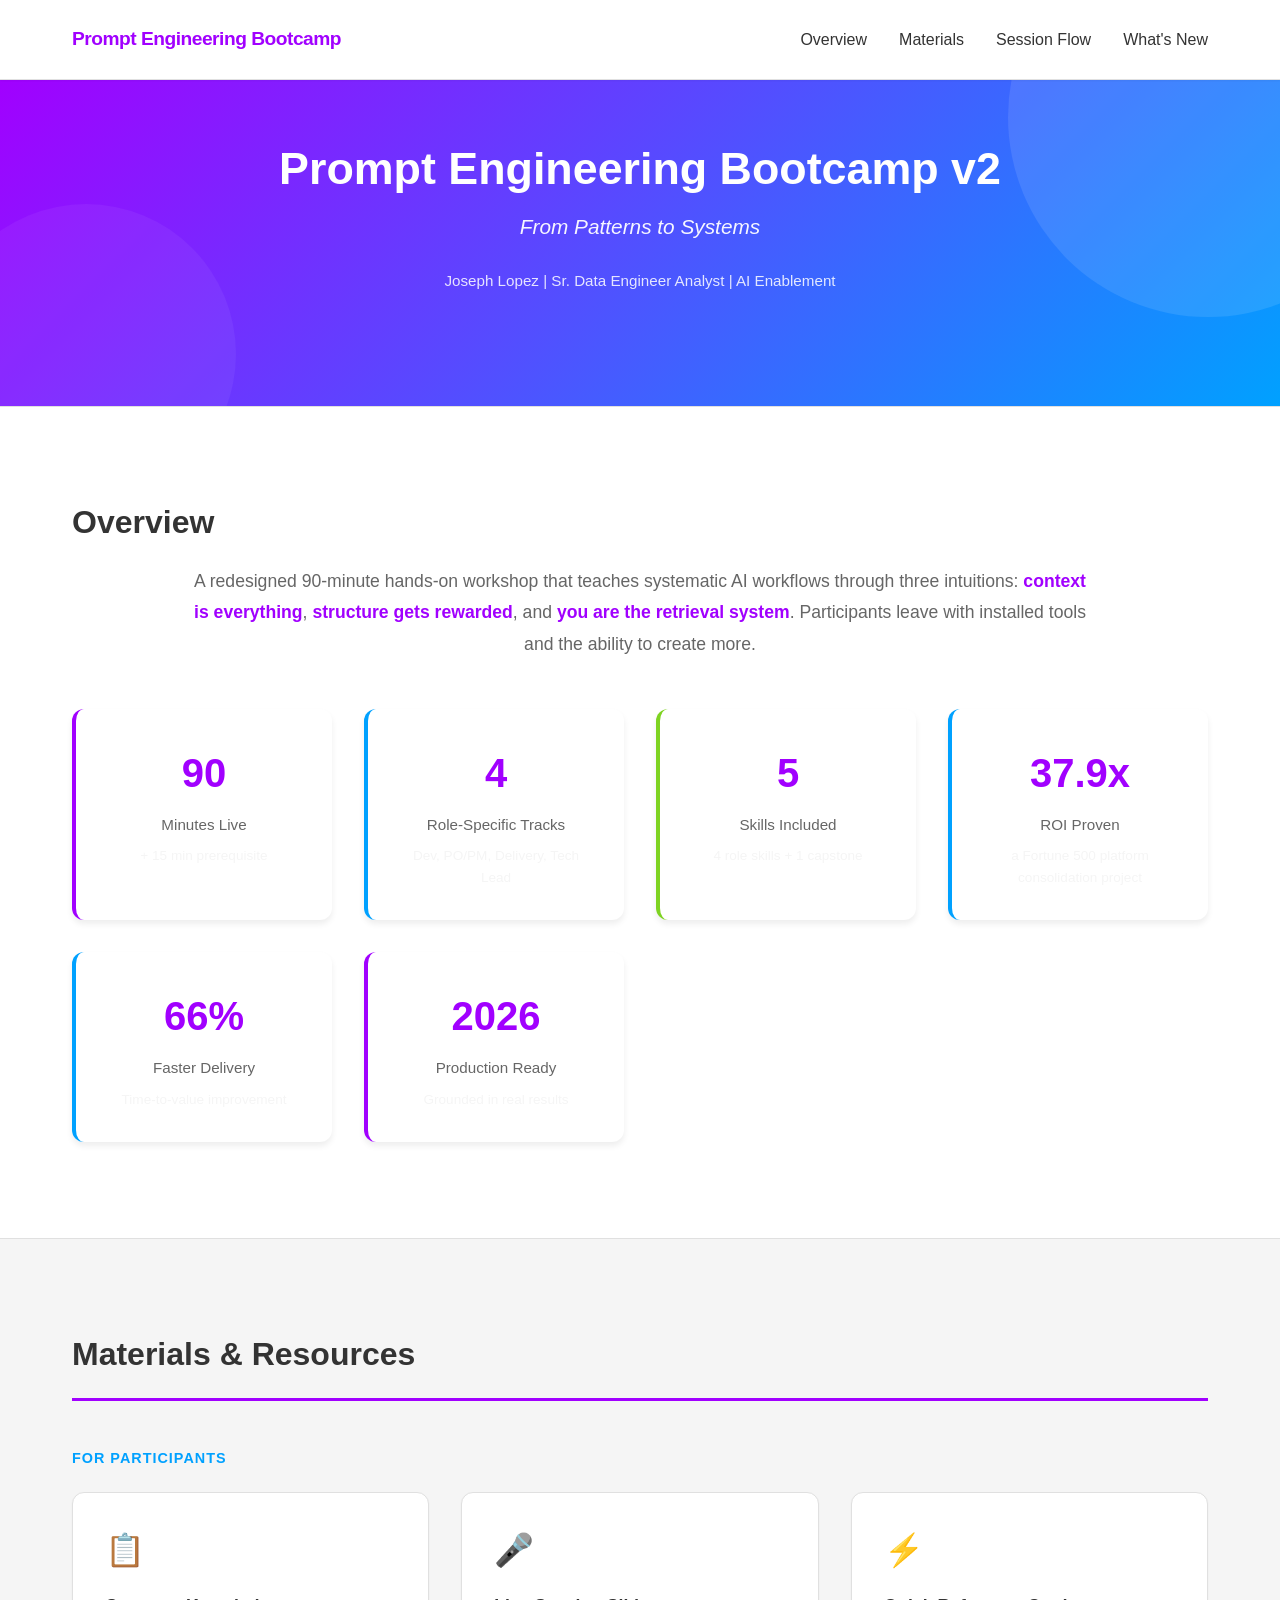
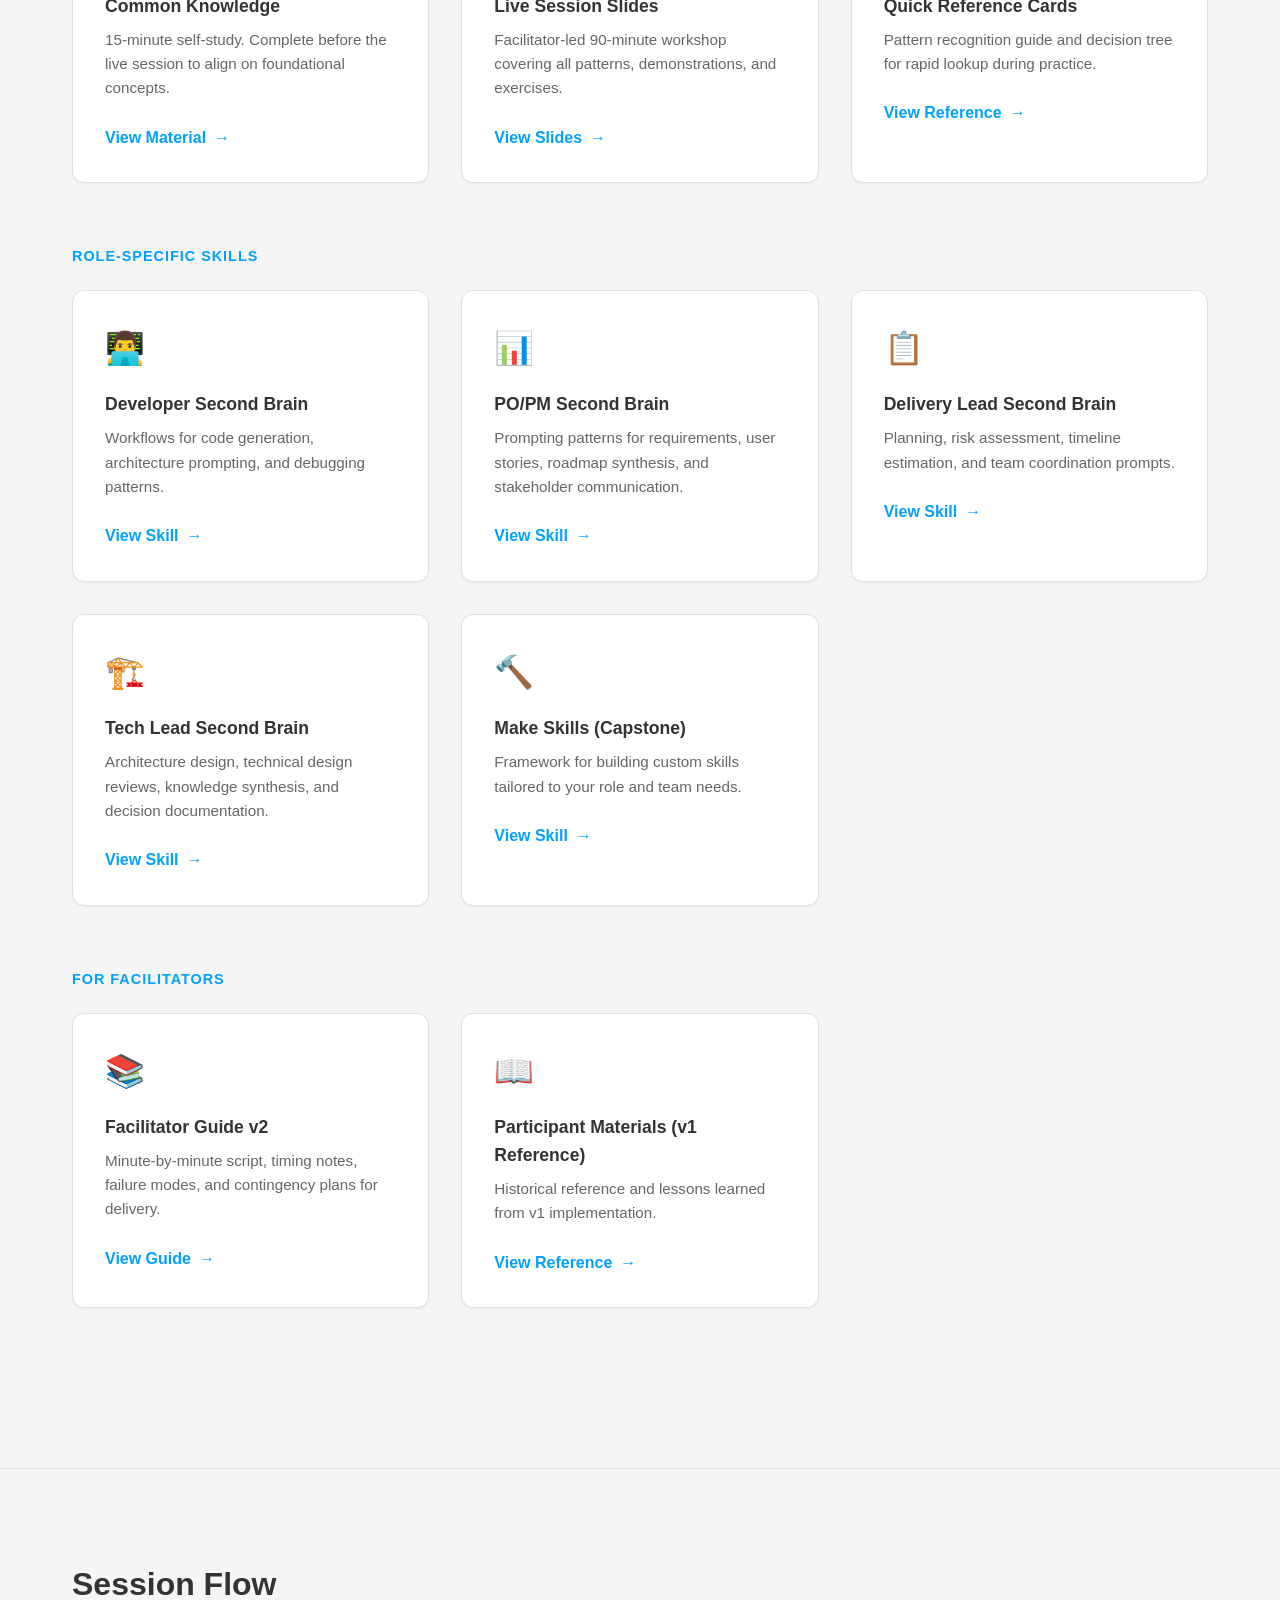
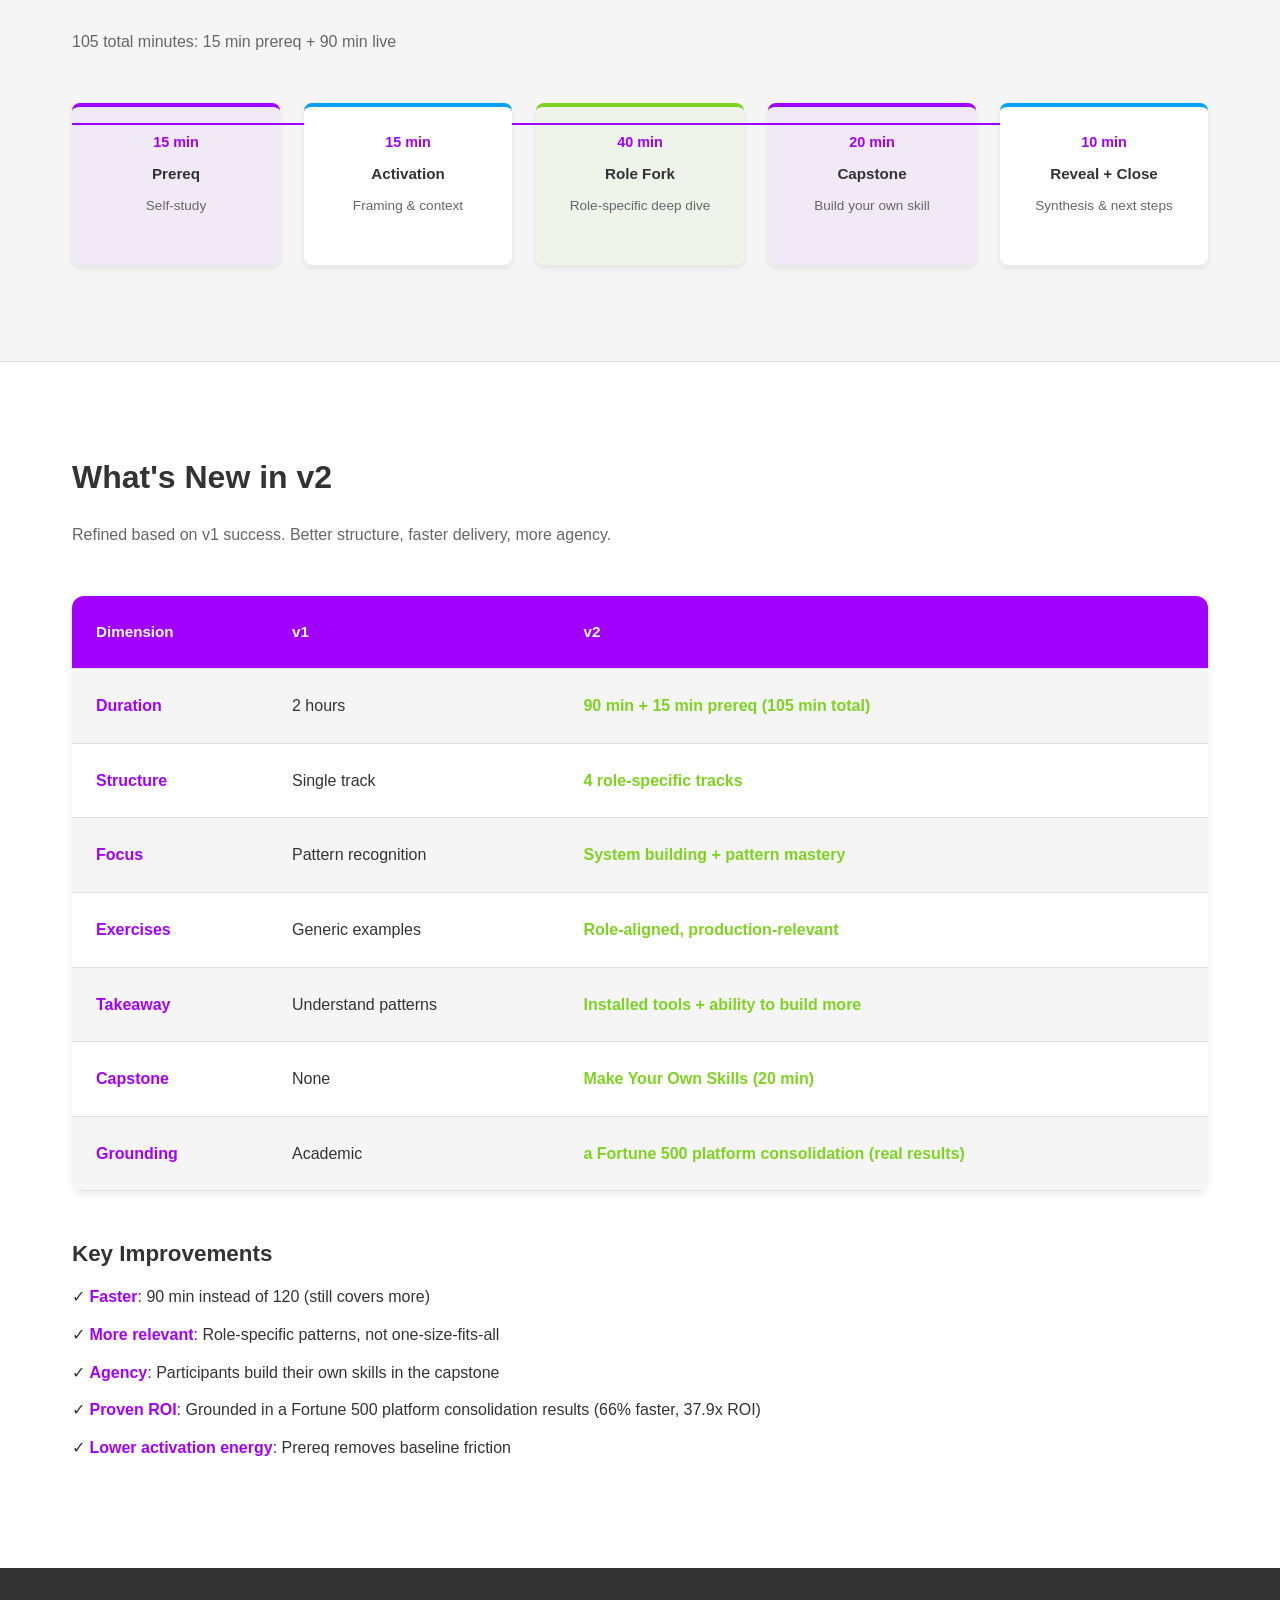
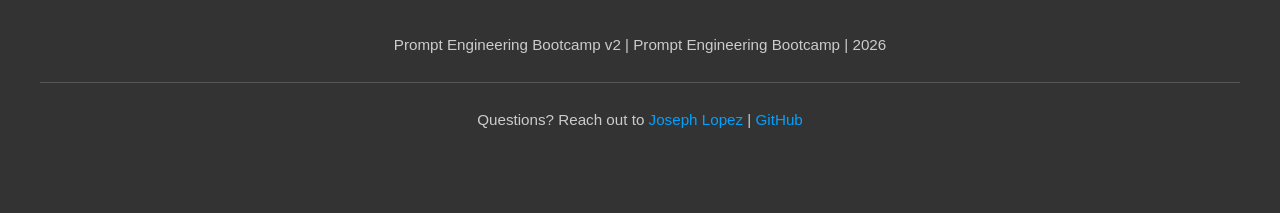
<file: index.html>
<!DOCTYPE html>
<html lang="en">
<head>
    <meta charset="UTF-8">
    <meta name="viewport" content="width=device-width, initial-scale=1.0">
    <title>Prompt Engineering Bootcamp v2 | Prompt Engineering Bootcamp</title>
    <style>
        /* ================================================================
           BRAND COLORS & DESIGN SYSTEM
           ================================================================ */
        :root {
            --color-primary: #A100FF;
            --color-secondary: #00A1FF;
            --color-success: #7ED321;
            --color-warning: #FFB74D;
            --color-gray-dark: #333333;
            --color-gray-mid: #666666;
            --color-gray-light: #F5F5F5;
            --color-white: #FFFFFF;
            --color-bg: #FAFAFA;

            --font-family: -apple-system, BlinkMacSystemFont, 'Segoe UI', 'Roboto', 'Helvetica Neue', Arial, sans-serif;
            --font-mono: 'Courier New', 'Monaco', monospace;

            --spacing-xs: 0.5rem;
            --spacing-sm: 1rem;
            --spacing-md: 1.5rem;
            --spacing-lg: 2rem;
            --spacing-xl: 3rem;
            --spacing-2xl: 4rem;

            --shadow-sm: 0 1px 2px rgba(0, 0, 0, 0.05);
            --shadow-md: 0 4px 6px rgba(0, 0, 0, 0.07);
            --shadow-lg: 0 10px 15px rgba(0, 0, 0, 0.1);

            --border-radius: 8px;
            --border-radius-lg: 12px;
        }

        /* ================================================================
           RESET & BASE STYLES
           ================================================================ */
        * {
            margin: 0;
            padding: 0;
            box-sizing: border-box;
        }

        html {
            scroll-behavior: smooth;
        }

        body {
            font-family: var(--font-family);
            font-size: 1rem;
            line-height: 1.6;
            color: var(--color-gray-dark);
            background-color: var(--color-bg);
        }

        /* ================================================================
           TYPOGRAPHY
           ================================================================ */
        h1 {
            font-size: 3rem;
            font-weight: 700;
            line-height: 1.1;
            margin-bottom: var(--spacing-md);
            color: var(--color-gray-dark);
        }

        h2 {
            font-size: 2rem;
            font-weight: 600;
            line-height: 1.2;
            margin-bottom: var(--spacing-md);
            color: var(--color-gray-dark);
        }

        h3 {
            font-size: 1.4rem;
            font-weight: 600;
            line-height: 1.3;
            margin-bottom: var(--spacing-sm);
            color: var(--color-gray-dark);
        }

        p {
            margin-bottom: var(--spacing-md);
            line-height: 1.7;
        }

        a {
            color: var(--color-secondary);
            text-decoration: none;
            font-weight: 500;
            transition: color 0.2s ease;
        }

        a:hover {
            color: var(--color-primary);
            text-decoration: underline;
        }

        strong {
            color: var(--color-primary);
            font-weight: 600;
        }

        /* ================================================================
           HEADER / NAVIGATION
           ================================================================ */
        header {
            background: var(--color-white);
            border-bottom: 1px solid #E0E0E0;
            position: sticky;
            top: 0;
            z-index: 100;
            box-shadow: var(--shadow-sm);
        }

        nav {
            max-width: 1200px;
            margin: 0 auto;
            padding: var(--spacing-md) var(--spacing-lg);
            display: flex;
            justify-content: space-between;
            align-items: center;
        }

        .logo {
            font-size: 1.2rem;
            font-weight: 700;
            color: var(--color-primary);
            letter-spacing: -0.5px;
        }

        .nav-links {
            display: flex;
            gap: var(--spacing-lg);
            list-style: none;
        }

        .nav-links a {
            color: var(--color-gray-dark);
            font-weight: 500;
            transition: color 0.2s ease;
        }

        .nav-links a:hover {
            color: var(--color-primary);
            text-decoration: none;
        }

        @media (max-width: 768px) {
            .nav-links {
                display: none;
            }

            h1 {
                font-size: 2rem;
            }

            h2 {
                font-size: 1.5rem;
            }
        }

        /* ================================================================
           HERO SECTION
           ================================================================ */
        .hero {
            background: linear-gradient(135deg, var(--color-primary) 0%, var(--color-secondary) 100%);
            color: var(--color-white);
            padding: var(--spacing-2xl) var(--spacing-lg);
            text-align: center;
            position: relative;
            overflow: hidden;
        }

        .hero::before {
            content: '';
            position: absolute;
            top: -50%;
            right: -10%;
            width: 400px;
            height: 400px;
            background: rgba(255, 255, 255, 0.1);
            border-radius: 50%;
            pointer-events: none;
        }

        .hero::after {
            content: '';
            position: absolute;
            bottom: -30%;
            left: -5%;
            width: 300px;
            height: 300px;
            background: rgba(255, 255, 255, 0.05);
            border-radius: 50%;
            pointer-events: none;
        }

        .hero-content {
            max-width: 800px;
            margin: 0 auto;
            position: relative;
            z-index: 2;
        }

        .hero h1 {
            color: var(--color-white);
            margin-bottom: var(--spacing-sm);
            font-size: 2.8rem;
        }

        .hero .subtitle {
            font-size: 1.3rem;
            font-weight: 300;
            margin-bottom: var(--spacing-md);
            opacity: 0.95;
            font-style: italic;
        }

        .hero .byline {
            font-size: 0.95rem;
            opacity: 0.85;
            margin-bottom: var(--spacing-xl);
        }

        .cta-button {
            display: inline-block;
            background: var(--color-white);
            color: var(--color-primary);
            padding: var(--spacing-sm) var(--spacing-lg);
            border-radius: var(--border-radius);
            font-weight: 600;
            transition: all 0.3s ease;
            text-decoration: none;
            cursor: pointer;
            border: none;
            font-size: 1rem;
        }

        .cta-button:hover {
            transform: translateY(-2px);
            box-shadow: var(--shadow-lg);
            background: var(--color-gray-light);
        }

        /* ================================================================
           CONTAINER & SECTIONS
           ================================================================ */
        .container {
            max-width: 1200px;
            margin: 0 auto;
            padding: var(--spacing-lg);
        }

        section {
            padding: var(--spacing-2xl) 0;
            border-bottom: 1px solid #E0E0E0;
        }

        section:last-of-type {
            border-bottom: none;
        }

        section.light-bg {
            background: var(--color-gray-light);
        }

        /* ================================================================
           OVERVIEW / DESCRIPTION
           ================================================================ */
        .overview {
            background: var(--color-white);
        }

        .overview-description {
            font-size: 1.1rem;
            line-height: 1.8;
            color: var(--color-gray-mid);
            max-width: 900px;
            margin: 0 auto var(--spacing-xl);
            text-align: center;
        }

        /* ================================================================
           STAT CARDS / GRID
           ================================================================ */
        .stats-grid {
            display: grid;
            grid-template-columns: repeat(auto-fit, minmax(250px, 1fr));
            gap: var(--spacing-lg);
            margin-top: var(--spacing-xl);
        }

        .stat-card {
            background: var(--color-white);
            padding: var(--spacing-lg);
            border-radius: var(--border-radius-lg);
            text-align: center;
            box-shadow: var(--shadow-md);
            transition: transform 0.3s ease, box-shadow 0.3s ease;
            border-left: 4px solid var(--color-secondary);
        }

        .stat-card:hover {
            transform: translateY(-4px);
            box-shadow: var(--shadow-lg);
        }

        .stat-card.primary {
            border-left-color: var(--color-primary);
        }

        .stat-card.success {
            border-left-color: var(--color-success);
        }

        .stat-card .number {
            font-size: 2.5rem;
            font-weight: 700;
            color: var(--color-primary);
            margin-bottom: var(--spacing-xs);
        }

        .stat-card .label {
            font-size: 0.95rem;
            color: var(--color-gray-mid);
            font-weight: 500;
        }

        .stat-card .detail {
            font-size: 0.85rem;
            color: var(--color-gray-light);
            margin-top: var(--spacing-xs);
        }

        /* ================================================================
           MATERIALS SECTION
           ================================================================ */
        .materials {
            background: var(--color-white);
        }

        .materials h2 {
            border-bottom: 3px solid var(--color-primary);
            padding-bottom: var(--spacing-md);
            margin-bottom: var(--spacing-xl);
        }

        .materials-subsection {
            margin-bottom: var(--spacing-2xl);
        }

        .materials-subsection h3 {
            color: var(--color-secondary);
            text-transform: uppercase;
            font-size: 0.9rem;
            letter-spacing: 1px;
            margin-bottom: var(--spacing-md);
            font-weight: 700;
        }

        .card-grid {
            display: grid;
            grid-template-columns: repeat(auto-fill, minmax(300px, 1fr));
            gap: var(--spacing-lg);
        }

        .material-card {
            background: var(--color-white);
            border: 1px solid #E0E0E0;
            border-radius: var(--border-radius-lg);
            padding: var(--spacing-lg);
            transition: all 0.3s ease;
            box-shadow: var(--shadow-sm);
        }

        .material-card:hover {
            border-color: var(--color-secondary);
            box-shadow: var(--shadow-md);
            transform: translateY(-2px);
        }

        .material-card .icon {
            font-size: 2rem;
            margin-bottom: var(--spacing-sm);
        }

        .material-card h4 {
            font-size: 1.1rem;
            font-weight: 600;
            color: var(--color-gray-dark);
            margin-bottom: var(--spacing-xs);
        }

        .material-card .description {
            font-size: 0.95rem;
            color: var(--color-gray-mid);
            margin-bottom: var(--spacing-md);
            line-height: 1.6;
        }

        .material-card a {
            font-weight: 600;
            display: inline-flex;
            align-items: center;
            gap: 0.5rem;
        }

        .material-card a::after {
            content: '→';
            transition: transform 0.2s ease;
        }

        .material-card a:hover::after {
            transform: translateX(4px);
        }

        /* ================================================================
           SESSION FLOW TIMELINE
           ================================================================ */
        .flow-section {
            background: var(--color-gray-light);
        }

        .timeline {
            display: grid;
            grid-template-columns: repeat(auto-fit, minmax(150px, 1fr));
            gap: var(--spacing-md);
            margin-top: var(--spacing-xl);
            position: relative;
        }

        .timeline::before {
            content: '';
            position: absolute;
            top: 20px;
            left: 0;
            right: 0;
            height: 2px;
            background: var(--color-primary);
            z-index: 0;
        }

        @media (max-width: 768px) {
            .timeline::before {
                display: none;
            }
        }

        .timeline-item {
            background: var(--color-white);
            padding: var(--spacing-md);
            border-radius: var(--border-radius);
            position: relative;
            z-index: 1;
            text-align: center;
            box-shadow: var(--shadow-md);
            border-top: 4px solid var(--color-secondary);
        }

        .timeline-item.primary {
            border-top-color: var(--color-primary);
            background: rgba(161, 0, 255, 0.05);
        }

        .timeline-item.success {
            border-top-color: var(--color-success);
            background: rgba(126, 211, 33, 0.05);
        }

        .timeline-item .time {
            font-size: 0.9rem;
            font-weight: 700;
            color: var(--color-primary);
            margin-bottom: var(--spacing-xs);
        }

        .timeline-item .label {
            font-size: 0.95rem;
            font-weight: 600;
            color: var(--color-gray-dark);
        }

        /* ================================================================
           WHAT'S NEW COMPARISON
           ================================================================ */
        .whats-new {
            background: var(--color-white);
        }

        .comparison-table {
            width: 100%;
            border-collapse: collapse;
            margin-top: var(--spacing-xl);
            box-shadow: var(--shadow-md);
            border-radius: var(--border-radius-lg);
            overflow: hidden;
        }

        .comparison-table thead {
            background: var(--color-primary);
            color: var(--color-white);
        }

        .comparison-table th,
        .comparison-table td {
            padding: var(--spacing-md);
            text-align: left;
            border-bottom: 1px solid #E0E0E0;
        }

        .comparison-table th {
            font-weight: 600;
            font-size: 0.95rem;
        }

        .comparison-table tbody tr:nth-child(odd) {
            background: var(--color-gray-light);
        }

        .comparison-table tbody tr:hover {
            background: #F0F8FF;
        }

        .comparison-table .highlight {
            color: var(--color-success);
            font-weight: 600;
        }

        /* ================================================================
           FOOTER
           ================================================================ */
        footer {
            background: var(--color-gray-dark);
            color: var(--color-white);
            padding: var(--spacing-2xl) var(--spacing-lg);
            text-align: center;
            font-size: 0.95rem;
        }

        footer a {
            color: var(--color-secondary);
            text-decoration: none;
            transition: color 0.2s ease;
        }

        footer a:hover {
            color: var(--color-white);
            text-decoration: underline;
        }

        .footer-content {
            max-width: 1200px;
            margin: 0 auto;
        }

        .footer-text {
            margin-bottom: var(--spacing-sm);
            color: #CCCCCC;
        }

        .footer-divider {
            border: none;
            height: 1px;
            background: #555555;
            margin: var(--spacing-md) 0;
        }

        /* ================================================================
           RESPONSIVE DESIGN
           ================================================================ */
        @media (max-width: 768px) {
            :root {
                --spacing-2xl: 2.5rem;
                --spacing-xl: 2rem;
            }

            h1 {
                font-size: 2rem;
            }

            h2 {
                font-size: 1.4rem;
            }

            .hero {
                padding: var(--spacing-xl) var(--spacing-md);
            }

            .hero h1 {
                font-size: 1.8rem;
            }

            .hero .subtitle {
                font-size: 1.1rem;
            }

            .card-grid {
                grid-template-columns: 1fr;
            }

            .stats-grid {
                grid-template-columns: 1fr;
            }

            nav {
                padding: var(--spacing-md);
            }

            section {
                padding: var(--spacing-xl) 0;
            }

            .container {
                padding: var(--spacing-md);
            }
        }

        @media (max-width: 480px) {
            h1 {
                font-size: 1.5rem;
            }

            h2 {
                font-size: 1.2rem;
            }

            h3 {
                font-size: 1.1rem;
            }

            .hero .subtitle {
                font-size: 1rem;
            }

            .comparison-table th,
            .comparison-table td {
                padding: var(--spacing-sm);
                font-size: 0.9rem;
            }
        }

        /* ================================================================
           UTILITY CLASSES
           ================================================================ */
        .text-center {
            text-align: center;
        }

        .text-muted {
            color: var(--color-gray-mid);
        }

        .accent-primary {
            color: var(--color-primary);
        }

        .accent-secondary {
            color: var(--color-secondary);
        }

        .accent-success {
            color: var(--color-success);
        }

        .mt-lg {
            margin-top: var(--spacing-lg);
        }

        .mt-xl {
            margin-top: var(--spacing-xl);
        }

        .mb-lg {
            margin-bottom: var(--spacing-lg);
        }

        .mb-xl {
            margin-bottom: var(--spacing-xl);
        }
    </style>
</head>
<body>
    <!-- HEADER / NAVIGATION -->
    <header>
        <nav>
            <div class="logo">Prompt Engineering Bootcamp</div>
            <ul class="nav-links">
                <li><a href="#overview">Overview</a></li>
                <li><a href="#materials">Materials</a></li>
                <li><a href="#flow">Session Flow</a></li>
                <li><a href="#whats-new">What's New</a></li>
            </ul>
        </nav>
    </header>

    <!-- HERO SECTION -->
    <section class="hero">
        <div class="hero-content">
            <h1>Prompt Engineering Bootcamp v2</h1>
            <p class="subtitle">From Patterns to Systems</p>
            <p class="byline">Joseph Lopez | Sr. Data Engineer Analyst | AI Enablement</p>
        </div>
    </section>

    <!-- OVERVIEW SECTION -->
    <section id="overview" class="overview">
        <div class="container">
            <h2>Overview</h2>
            <p class="overview-description">
                A redesigned 90-minute hands-on workshop that teaches systematic AI workflows through three intuitions:
                <strong>context is everything</strong>, <strong>structure gets rewarded</strong>, and
                <strong>you are the retrieval system</strong>. Participants leave with installed tools and the ability to create more.
            </p>

            <div class="stats-grid">
                <div class="stat-card primary">
                    <div class="number">90</div>
                    <div class="label">Minutes Live</div>
                    <div class="detail">+ 15 min prerequisite</div>
                </div>
                <div class="stat-card">
                    <div class="number">4</div>
                    <div class="label">Role-Specific Tracks</div>
                    <div class="detail">Dev, PO/PM, Delivery, Tech Lead</div>
                </div>
                <div class="stat-card success">
                    <div class="number">5</div>
                    <div class="label">Skills Included</div>
                    <div class="detail">4 role skills + 1 capstone</div>
                </div>
                <div class="stat-card">
                    <div class="number">37.9x</div>
                    <div class="label">ROI Proven</div>
                    <div class="detail">a Fortune 500 platform consolidation project</div>
                </div>
                <div class="stat-card">
                    <div class="number">66%</div>
                    <div class="label">Faster Delivery</div>
                    <div class="detail">Time-to-value improvement</div>
                </div>
                <div class="stat-card primary">
                    <div class="number">2026</div>
                    <div class="label">Production Ready</div>
                    <div class="detail">Grounded in real results</div>
                </div>
            </div>
        </div>
    </section>

    <!-- MATERIALS SECTION -->
    <section id="materials" class="materials light-bg">
        <div class="container">
            <h2>Materials & Resources</h2>

            <!-- For Participants -->
            <div class="materials-subsection">
                <h3>For Participants</h3>
                <div class="card-grid">
                    <div class="material-card">
                        <div class="icon">📋</div>
                        <h4>Common Knowledge</h4>
                        <p class="description">15-minute self-study. Complete before the live session to align on foundational concepts.</p>
                        <a href="COMMON-KNOWLEDGE.html">View Material</a>
                    </div>

                    <div class="material-card">
                        <div class="icon">🎤</div>
                        <h4>Live Session Slides</h4>
                        <p class="description">Facilitator-led 90-minute workshop covering all patterns, demonstrations, and exercises.</p>
                        <a href="LIVE-SESSION-V2.html">View Slides</a>
                    </div>

                    <div class="material-card">
                        <div class="icon">⚡</div>
                        <h4>Quick Reference Cards</h4>
                        <p class="description">Pattern recognition guide and decision tree for rapid lookup during practice.</p>
                        <a href="quick-reference-cards.md">View Reference</a>
                    </div>
                </div>
            </div>

            <!-- Role-Specific Skills -->
            <div class="materials-subsection">
                <h3>Role-Specific Skills</h3>
                <div class="card-grid">
                    <div class="material-card">
                        <div class="icon">👨‍💻</div>
                        <h4>Developer Second Brain</h4>
                        <p class="description">Workflows for code generation, architecture prompting, and debugging patterns.</p>
                        <a href="skills/dev-second-brain/SKILL.md">View Skill</a>
                    </div>

                    <div class="material-card">
                        <div class="icon">📊</div>
                        <h4>PO/PM Second Brain</h4>
                        <p class="description">Prompting patterns for requirements, user stories, roadmap synthesis, and stakeholder communication.</p>
                        <a href="skills/po-second-brain/SKILL.md">View Skill</a>
                    </div>

                    <div class="material-card">
                        <div class="icon">📋</div>
                        <h4>Delivery Lead Second Brain</h4>
                        <p class="description">Planning, risk assessment, timeline estimation, and team coordination prompts.</p>
                        <a href="skills/dl-second-brain/SKILL.md">View Skill</a>
                    </div>

                    <div class="material-card">
                        <div class="icon">🏗️</div>
                        <h4>Tech Lead Second Brain</h4>
                        <p class="description">Architecture design, technical design reviews, knowledge synthesis, and decision documentation.</p>
                        <a href="skills/tl-second-brain/SKILL.md">View Skill</a>
                    </div>

                    <div class="material-card">
                        <div class="icon">🔨</div>
                        <h4>Make Skills (Capstone)</h4>
                        <p class="description">Framework for building custom skills tailored to your role and team needs.</p>
                        <a href="skills/make-skills/SKILL.md">View Skill</a>
                    </div>
                </div>
            </div>

            <!-- For Facilitators -->
            <div class="materials-subsection">
                <h3>For Facilitators</h3>
                <div class="card-grid">
                    <div class="material-card">
                        <div class="icon">📚</div>
                        <h4>Facilitator Guide v2</h4>
                        <p class="description">Minute-by-minute script, timing notes, failure modes, and contingency plans for delivery.</p>
                        <a href="FACILITATOR-GUIDE-V2.md">View Guide</a>
                    </div>

                    <div class="material-card">
                        <div class="icon">📖</div>
                        <h4>Participant Materials (v1 Reference)</h4>
                        <p class="description">Historical reference and lessons learned from v1 implementation.</p>
                        <a href="participant-materials.md">View Reference</a>
                    </div>
                </div>
            </div>
        </div>
    </section>

    <!-- SESSION FLOW SECTION -->
    <section id="flow" class="flow-section">
        <div class="container">
            <h2>Session Flow</h2>
            <p class="text-muted">105 total minutes: 15 min prereq + 90 min live</p>

            <div class="timeline">
                <div class="timeline-item primary">
                    <div class="time">15 min</div>
                    <div class="label">Prereq</div>
                    <p style="font-size: 0.85rem; margin-top: 0.5rem; color: var(--color-gray-mid);">Self-study</p>
                </div>

                <div class="timeline-item">
                    <div class="time">15 min</div>
                    <div class="label">Activation</div>
                    <p style="font-size: 0.85rem; margin-top: 0.5rem; color: var(--color-gray-mid);">Framing & context</p>
                </div>

                <div class="timeline-item success">
                    <div class="time">40 min</div>
                    <div class="label">Role Fork</div>
                    <p style="font-size: 0.85rem; margin-top: 0.5rem; color: var(--color-gray-mid);">Role-specific deep dive</p>
                </div>

                <div class="timeline-item primary">
                    <div class="time">20 min</div>
                    <div class="label">Capstone</div>
                    <p style="font-size: 0.85rem; margin-top: 0.5rem; color: var(--color-gray-mid);">Build your own skill</p>
                </div>

                <div class="timeline-item">
                    <div class="time">10 min</div>
                    <div class="label">Reveal + Close</div>
                    <p style="font-size: 0.85rem; margin-top: 0.5rem; color: var(--color-gray-mid);">Synthesis & next steps</p>
                </div>
            </div>
        </div>
    </section>

    <!-- WHAT'S NEW SECTION -->
    <section id="whats-new" class="whats-new">
        <div class="container">
            <h2>What's New in v2</h2>
            <p class="text-muted">Refined based on v1 success. Better structure, faster delivery, more agency.</p>

            <table class="comparison-table">
                <thead>
                    <tr>
                        <th>Dimension</th>
                        <th>v1</th>
                        <th>v2</th>
                    </tr>
                </thead>
                <tbody>
                    <tr>
                        <td><strong>Duration</strong></td>
                        <td>2 hours</td>
                        <td><span class="highlight">90 min + 15 min prereq (105 min total)</span></td>
                    </tr>
                    <tr>
                        <td><strong>Structure</strong></td>
                        <td>Single track</td>
                        <td><span class="highlight">4 role-specific tracks</span></td>
                    </tr>
                    <tr>
                        <td><strong>Focus</strong></td>
                        <td>Pattern recognition</td>
                        <td><span class="highlight">System building + pattern mastery</span></td>
                    </tr>
                    <tr>
                        <td><strong>Exercises</strong></td>
                        <td>Generic examples</td>
                        <td><span class="highlight">Role-aligned, production-relevant</span></td>
                    </tr>
                    <tr>
                        <td><strong>Takeaway</strong></td>
                        <td>Understand patterns</td>
                        <td><span class="highlight">Installed tools + ability to build more</span></td>
                    </tr>
                    <tr>
                        <td><strong>Capstone</strong></td>
                        <td>None</td>
                        <td><span class="highlight">Make Your Own Skills (20 min)</span></td>
                    </tr>
                    <tr>
                        <td><strong>Grounding</strong></td>
                        <td>Academic</td>
                        <td><span class="highlight">a Fortune 500 platform consolidation (real results)</span></td>
                    </tr>
                </tbody>
            </table>

            <div class="mt-xl">
                <h3>Key Improvements</h3>
                <ul style="list-style: none; padding: 0;">
                    <li style="margin-bottom: 0.75rem;">✓ <strong>Faster</strong>: 90 min instead of 120 (still covers more)</li>
                    <li style="margin-bottom: 0.75rem;">✓ <strong>More relevant</strong>: Role-specific patterns, not one-size-fits-all</li>
                    <li style="margin-bottom: 0.75rem;">✓ <strong>Agency</strong>: Participants build their own skills in the capstone</li>
                    <li style="margin-bottom: 0.75rem;">✓ <strong>Proven ROI</strong>: Grounded in a Fortune 500 platform consolidation results (66% faster, 37.9x ROI)</li>
                    <li style="margin-bottom: 0.75rem;">✓ <strong>Lower activation energy</strong>: Prereq removes baseline friction</li>
                </ul>
            </div>
        </div>
    </section>

    <!-- FOOTER -->
    <footer>
        <div class="footer-content">
            <p class="footer-text">Prompt Engineering Bootcamp v2 | Prompt Engineering Bootcamp | 2026</p>
            <hr class="footer-divider">
            <p class="footer-text">
                Questions? Reach out to <a href="mailto:joseph.r.lopez@example.com">Joseph Lopez</a> |
                <a href="https://github.com/josephrobertlopez/PromptEngineeringBootcamp" target="_blank">GitHub</a>
            </p>
        </div>
    </footer>
</body>
</html>
</file>
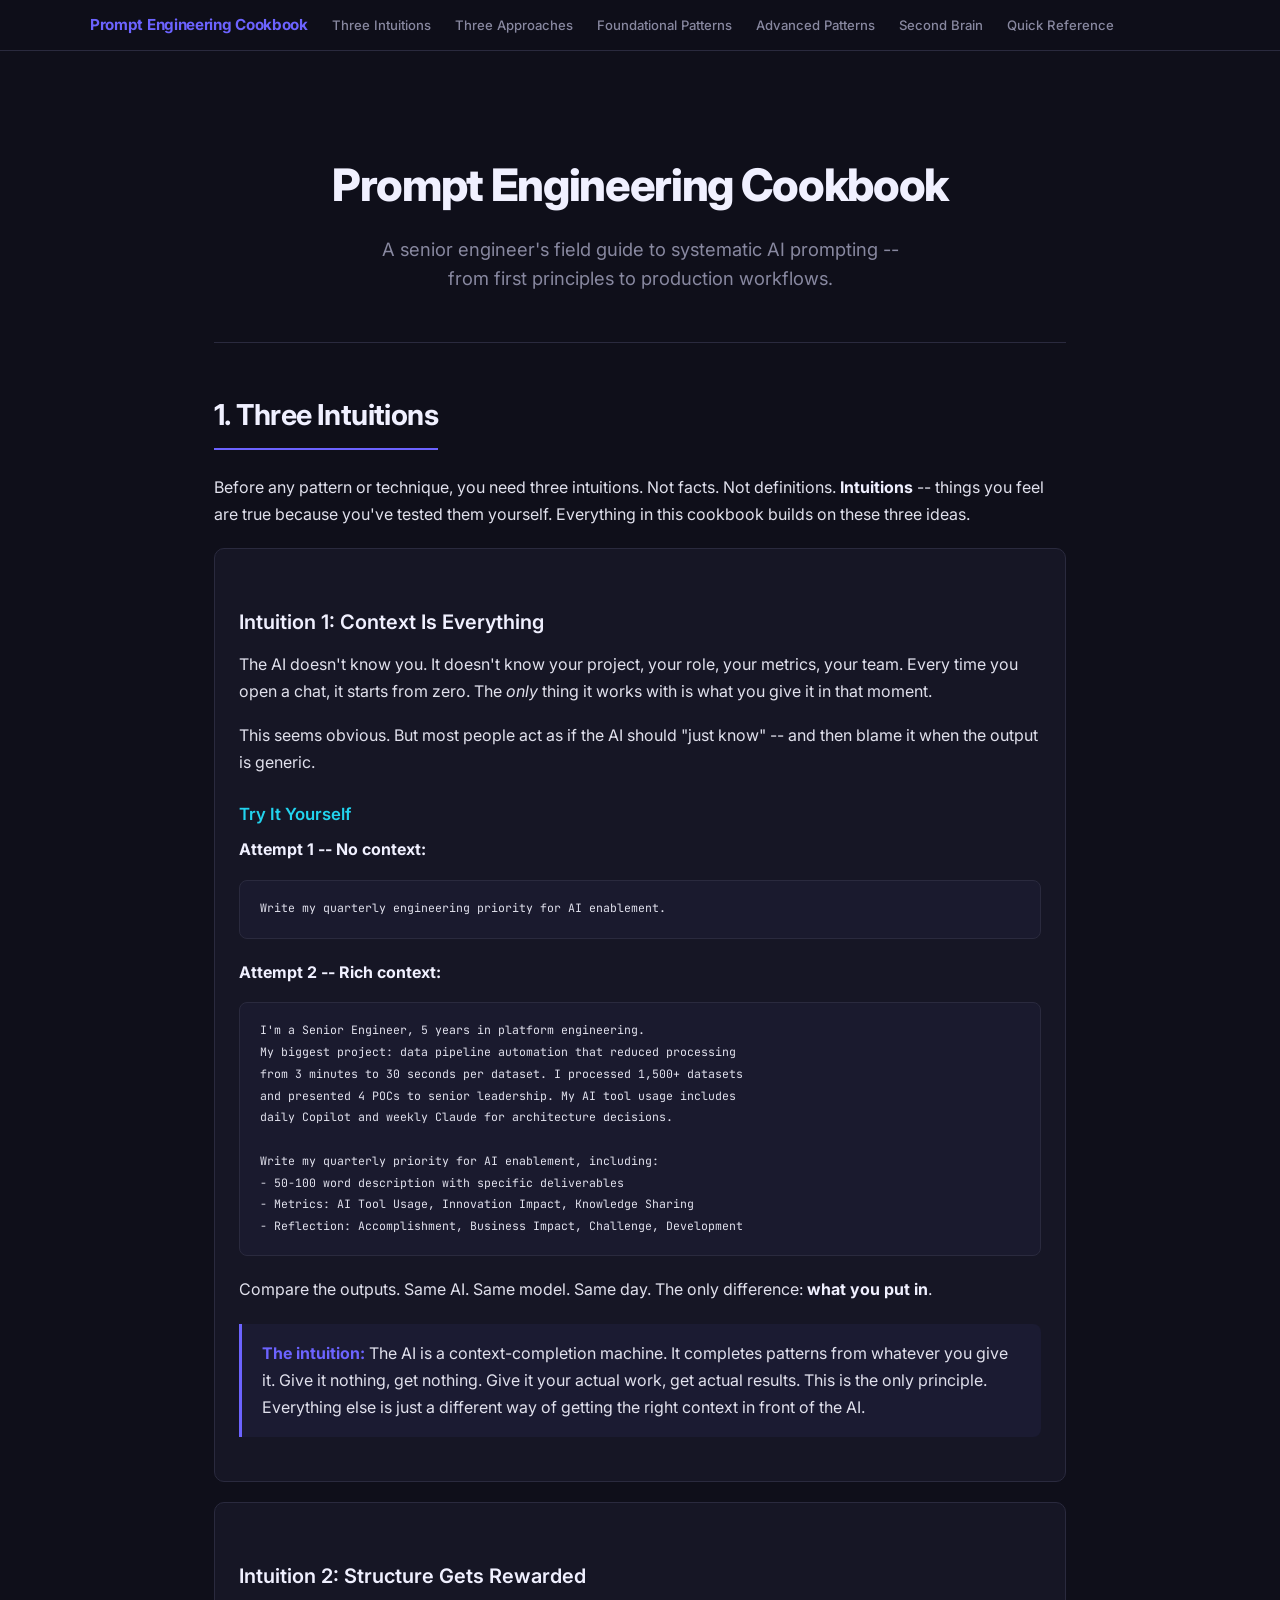
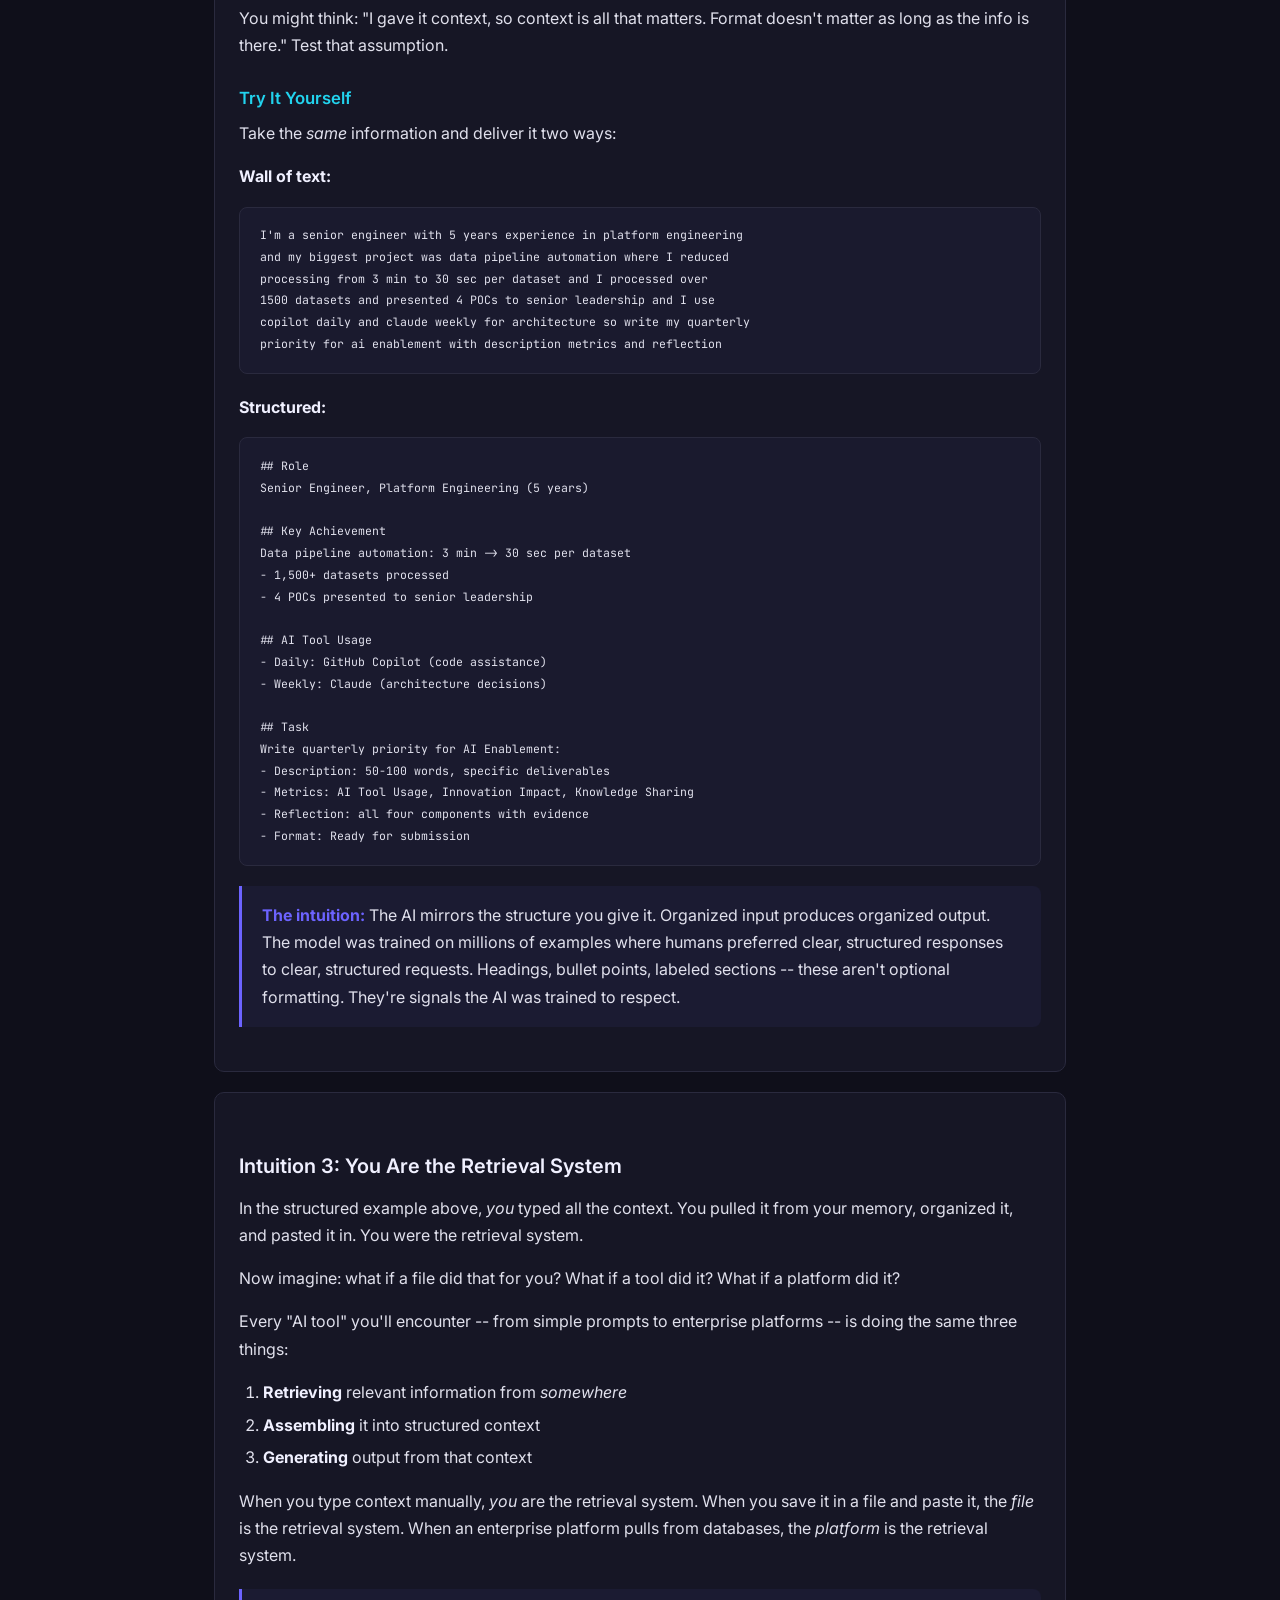
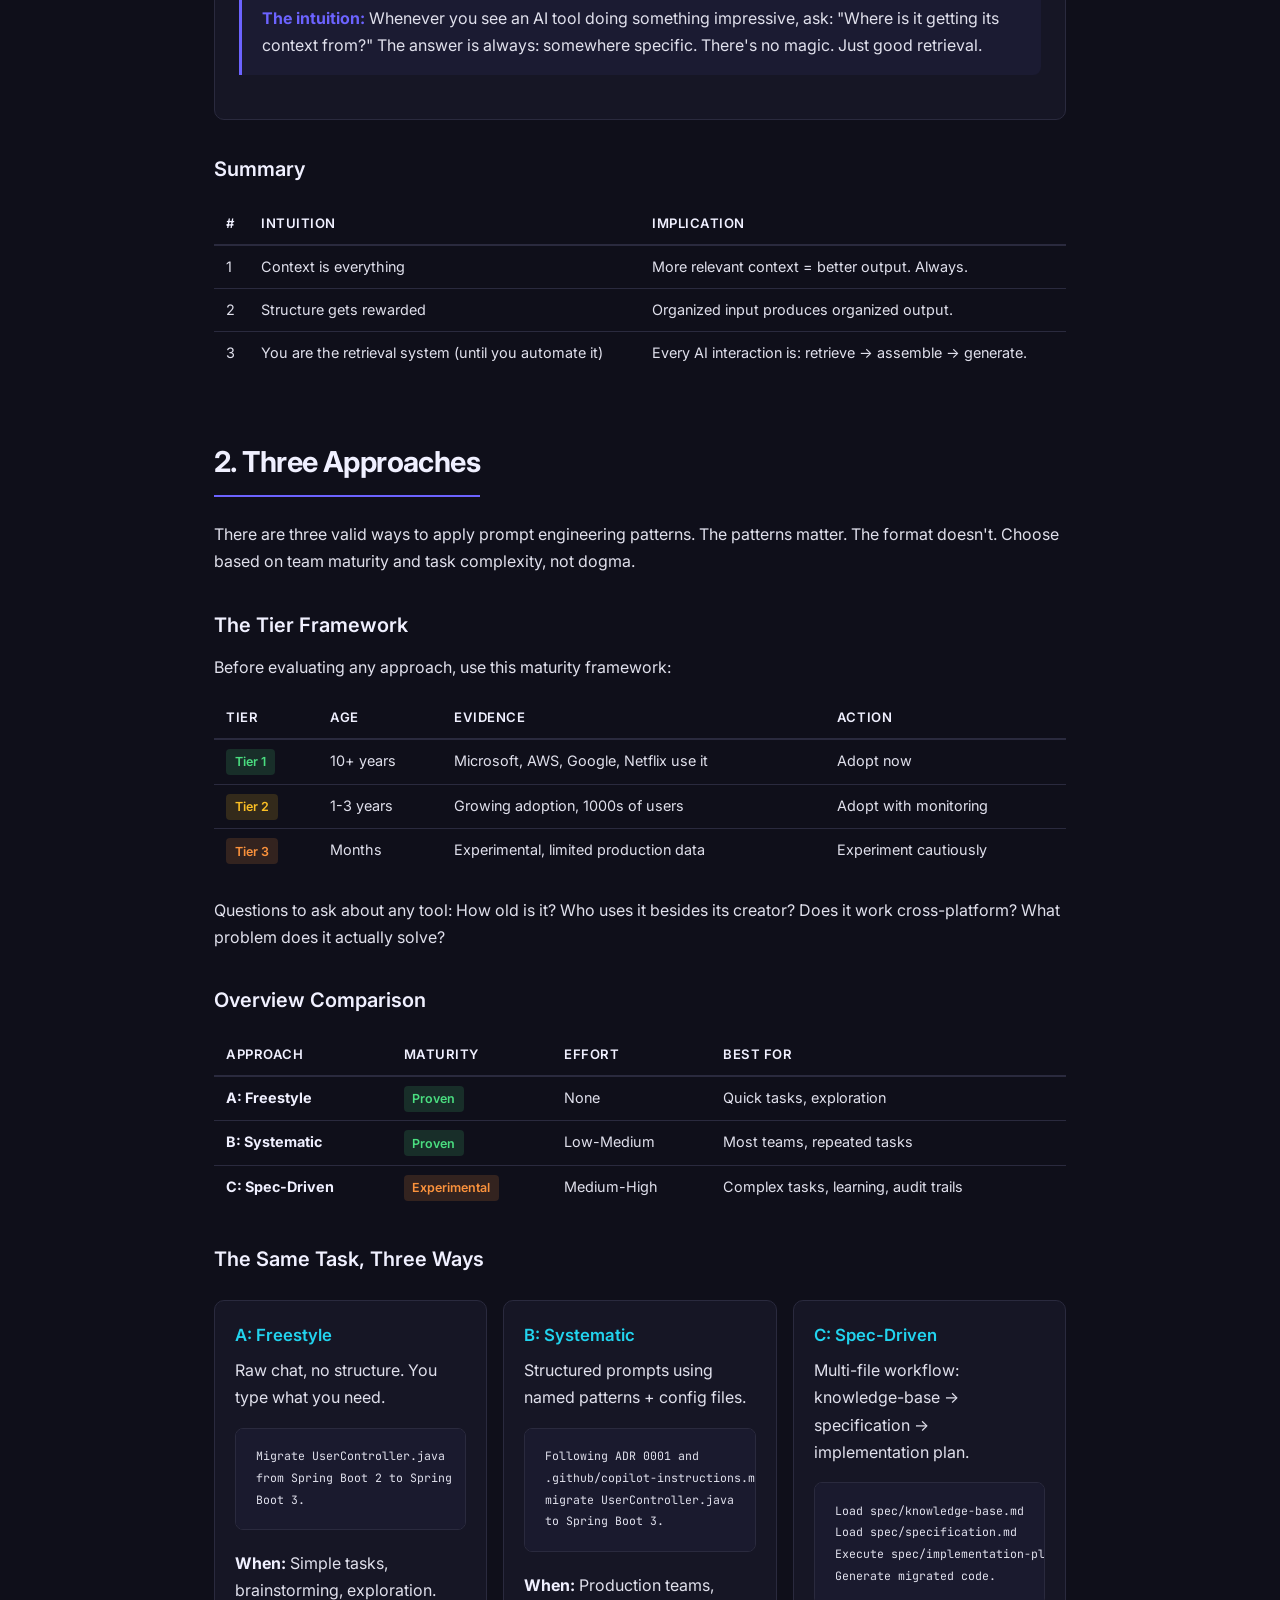
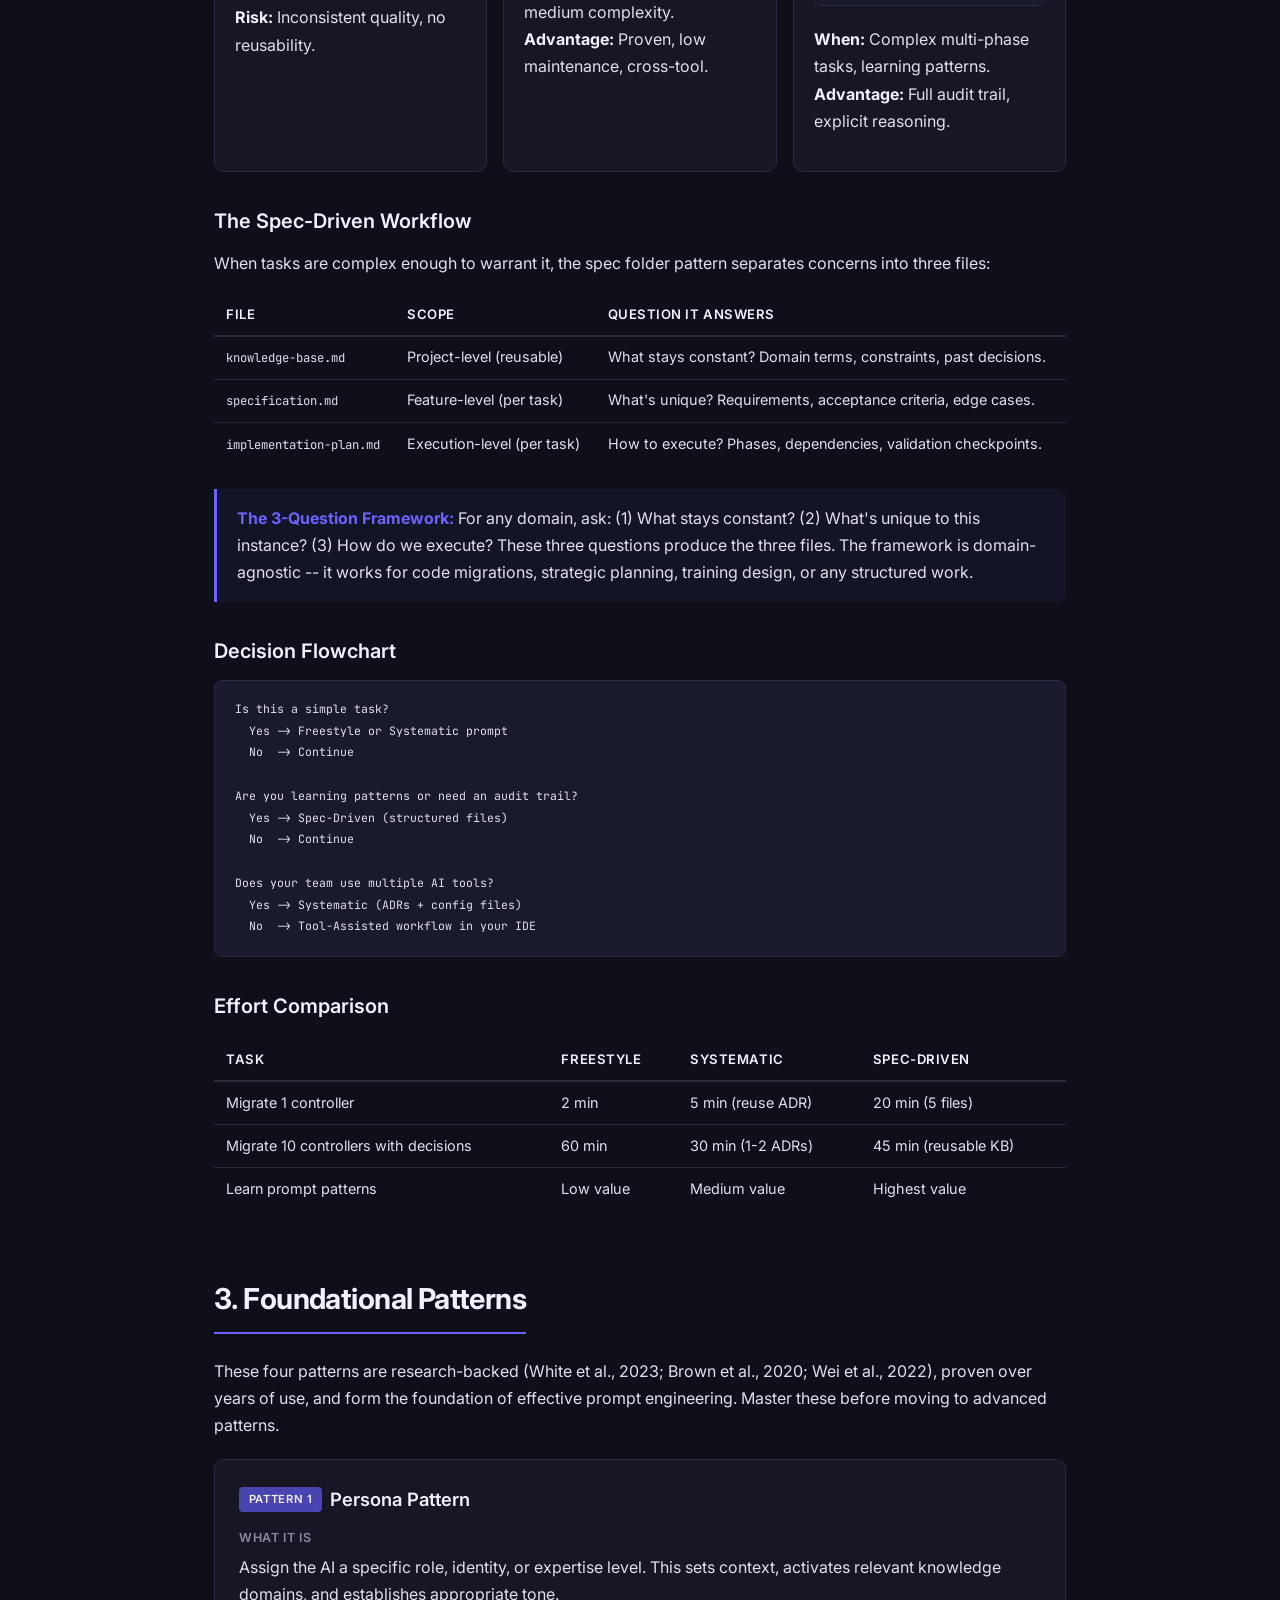
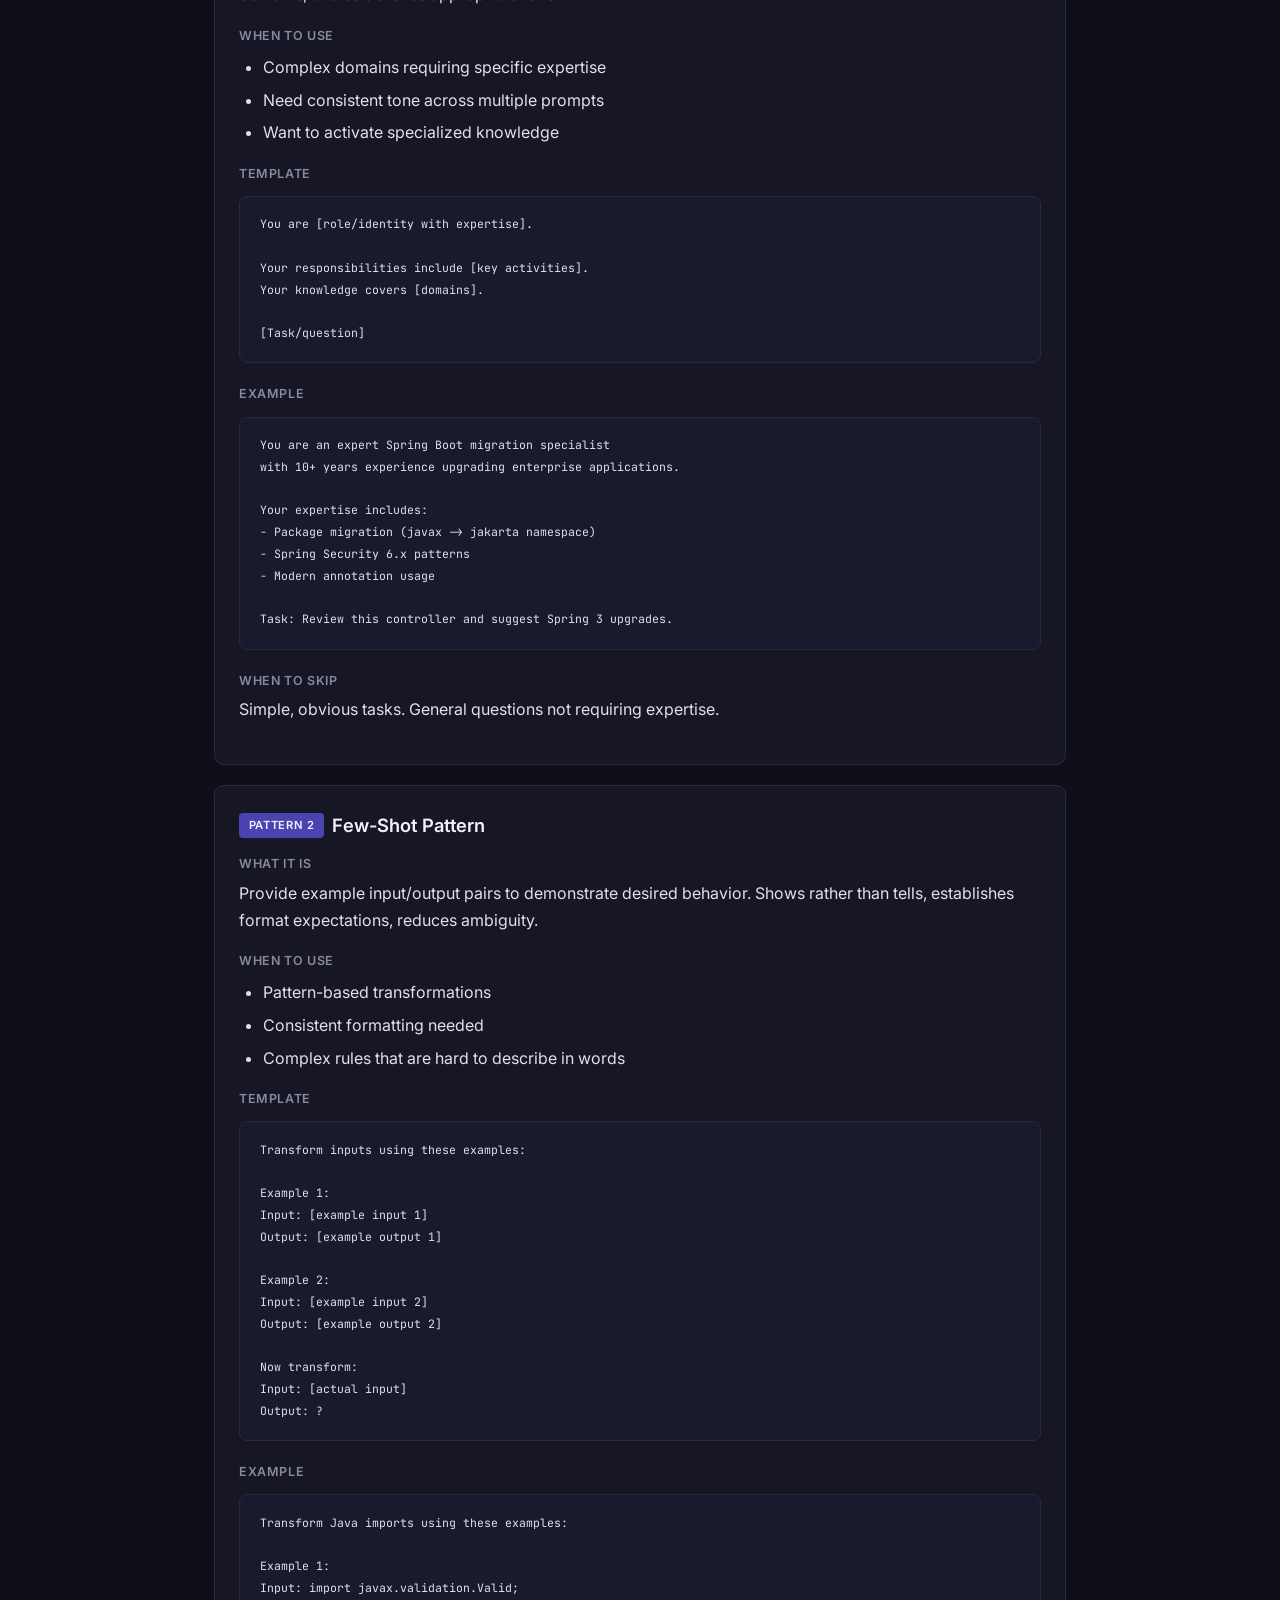
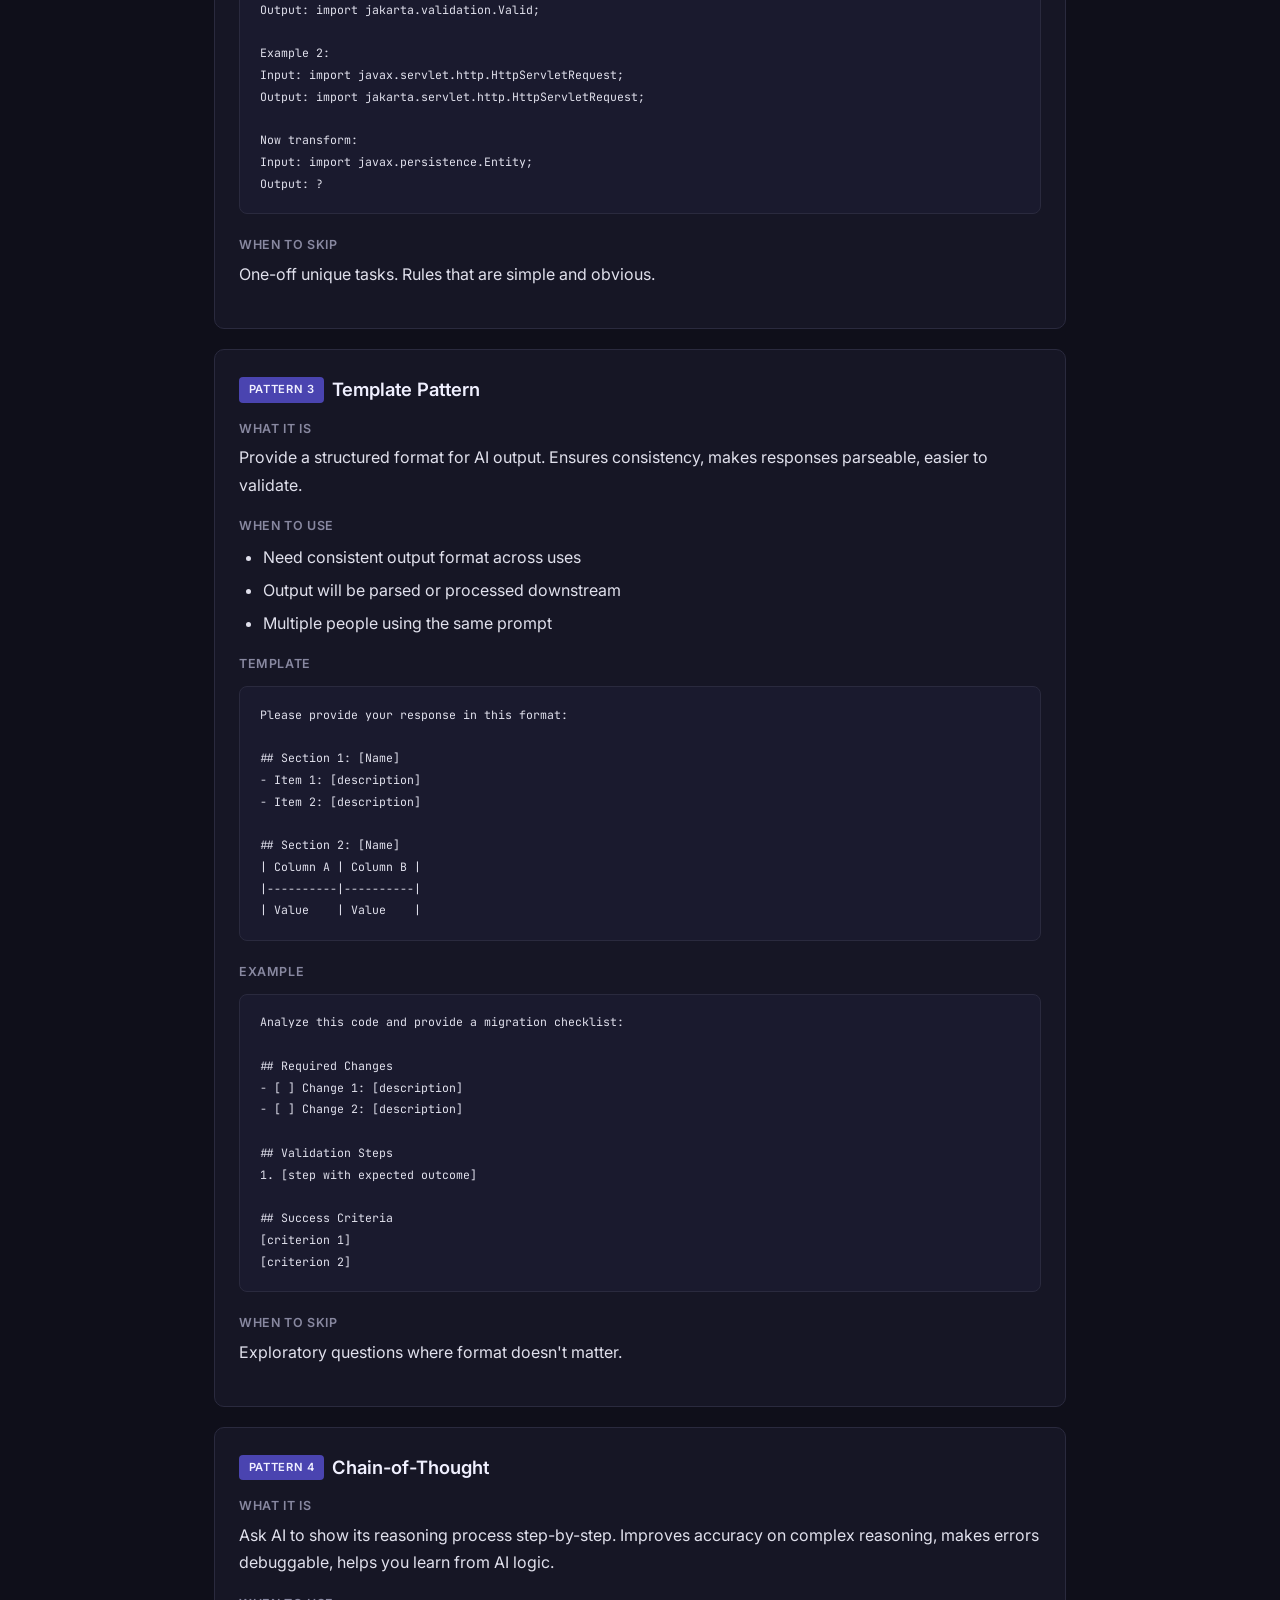
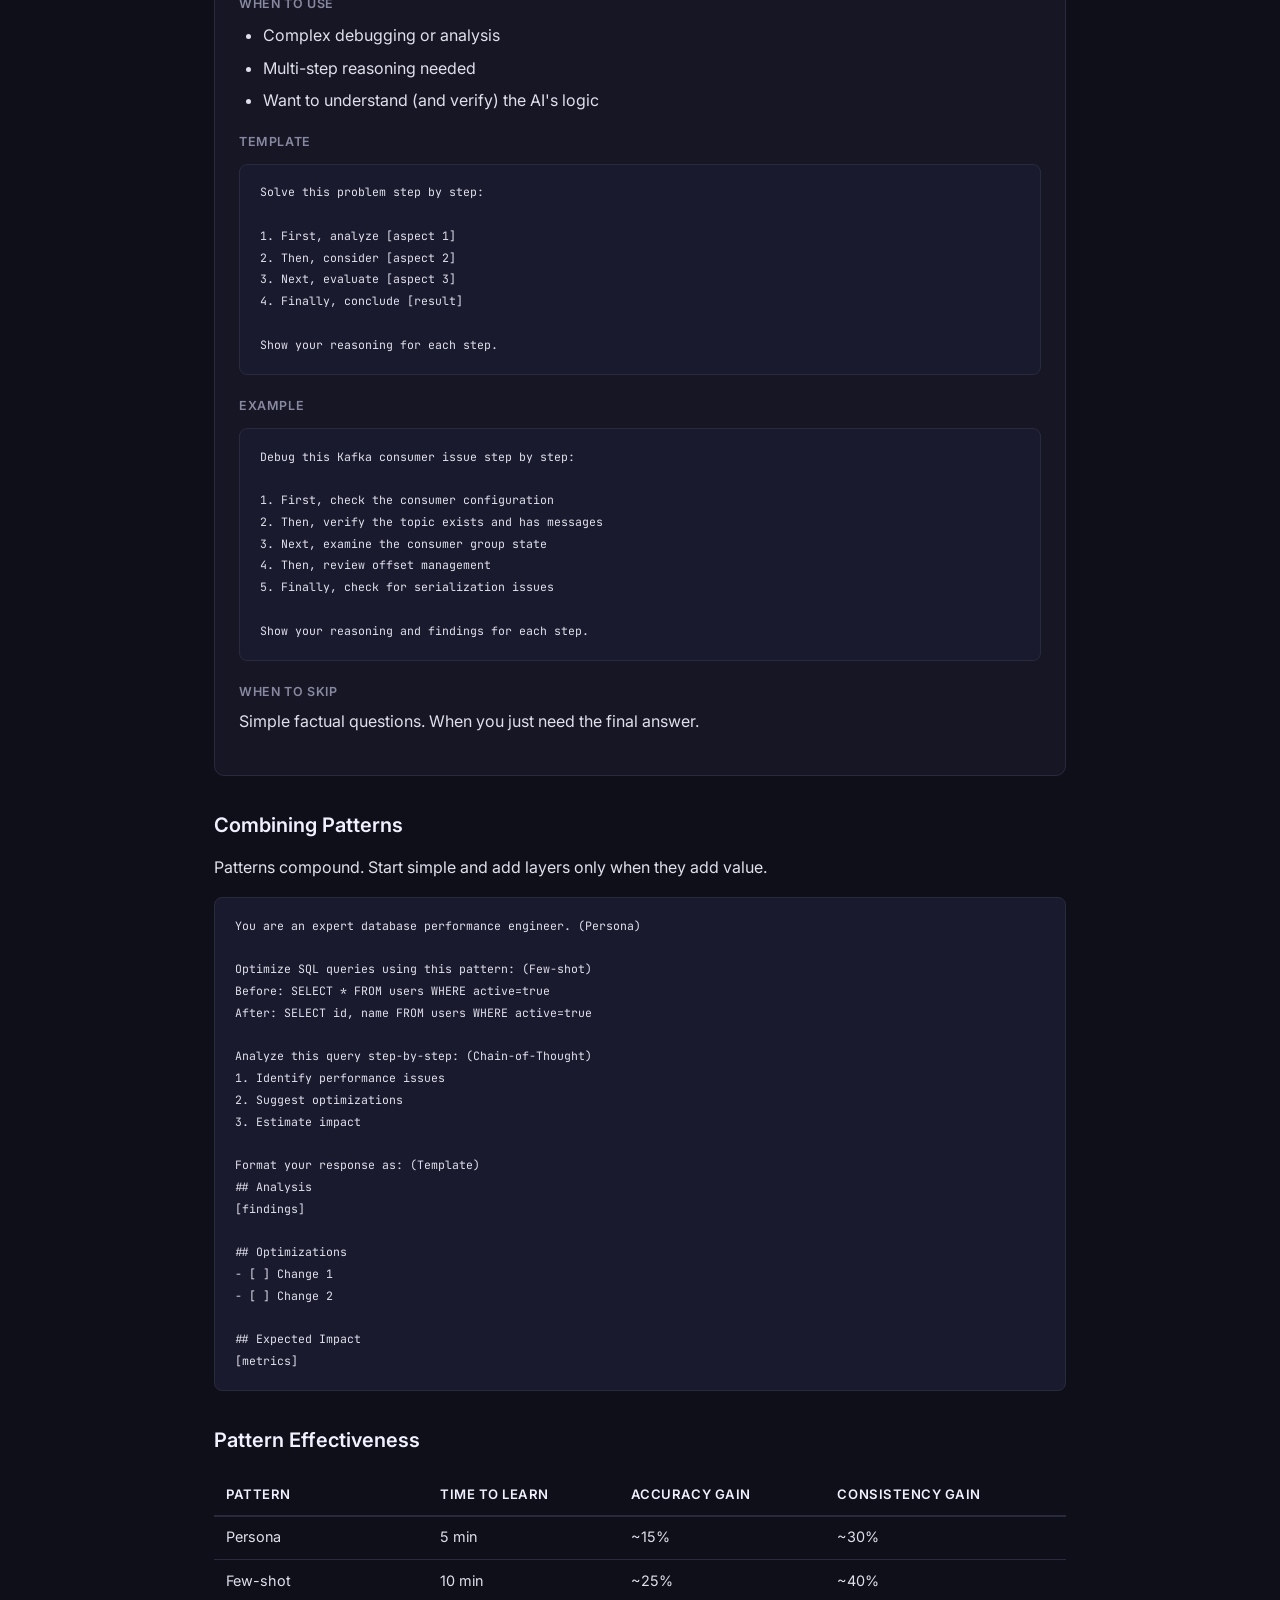
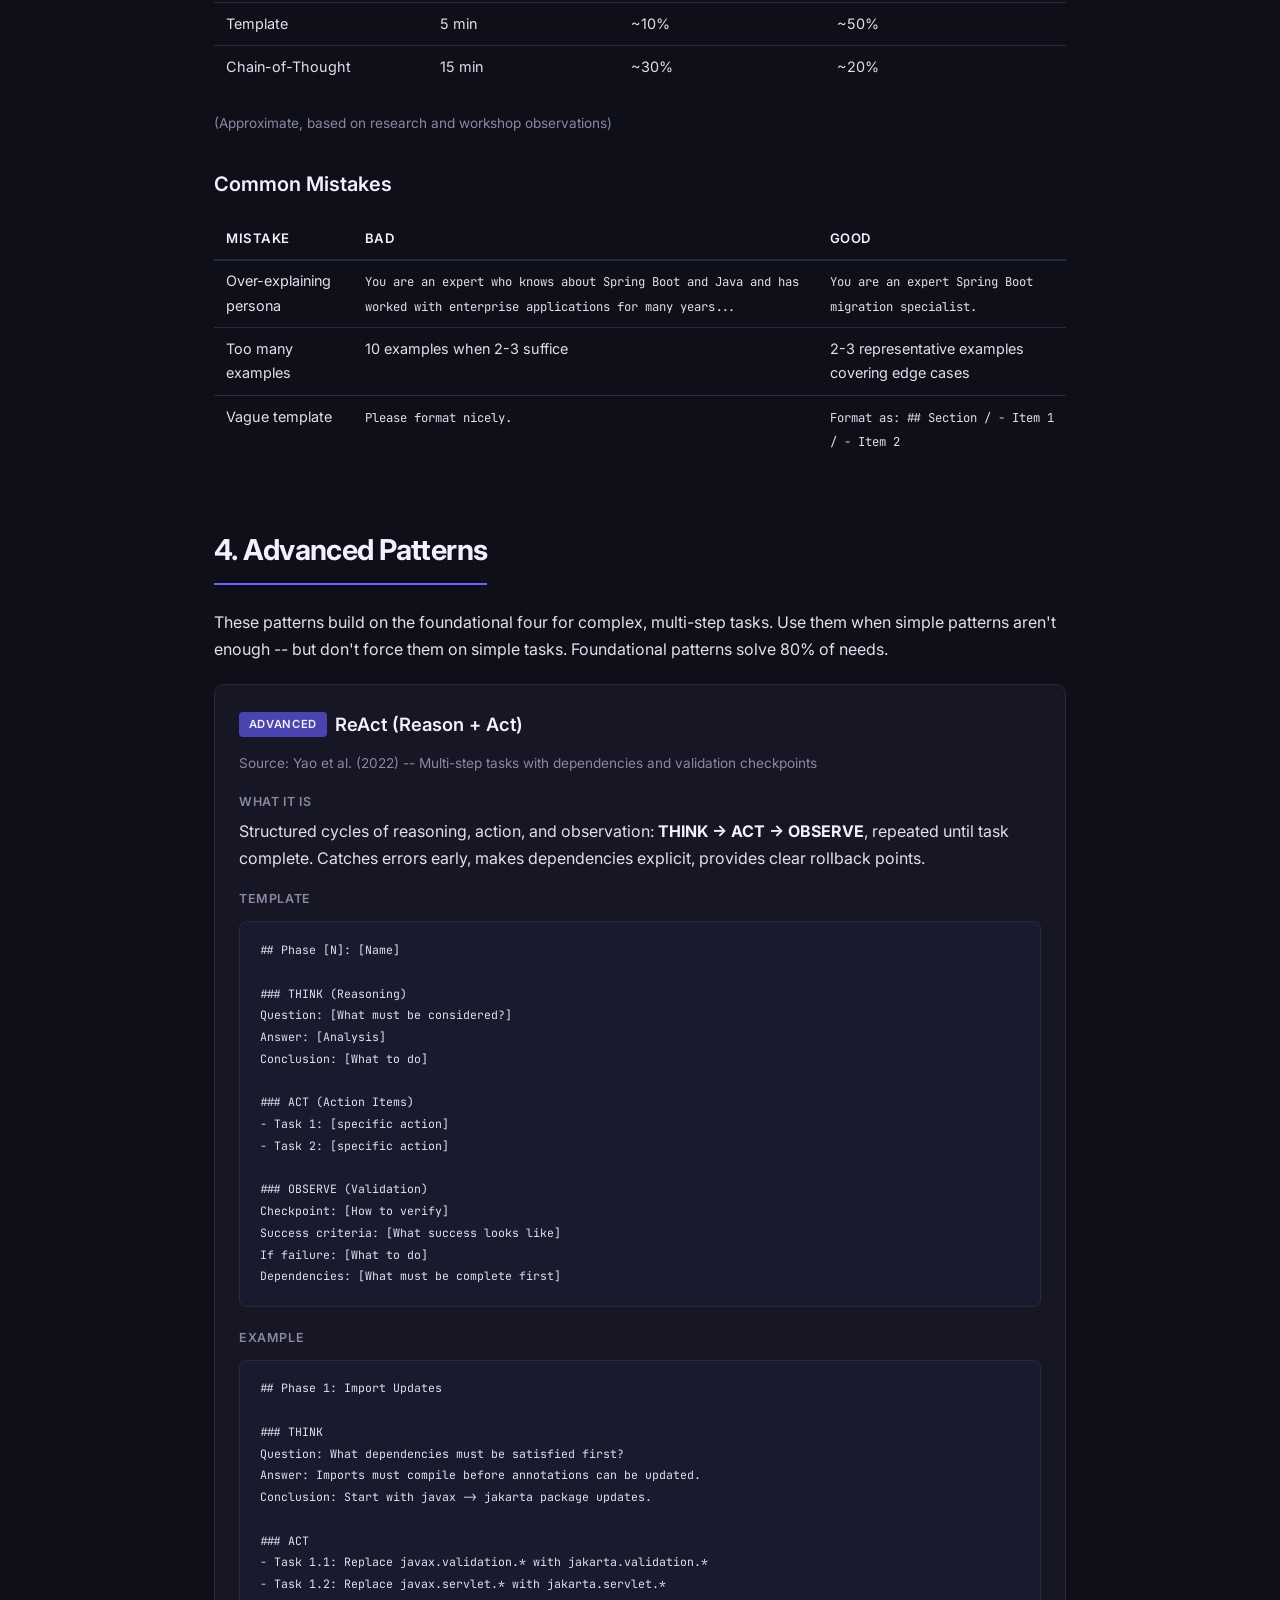
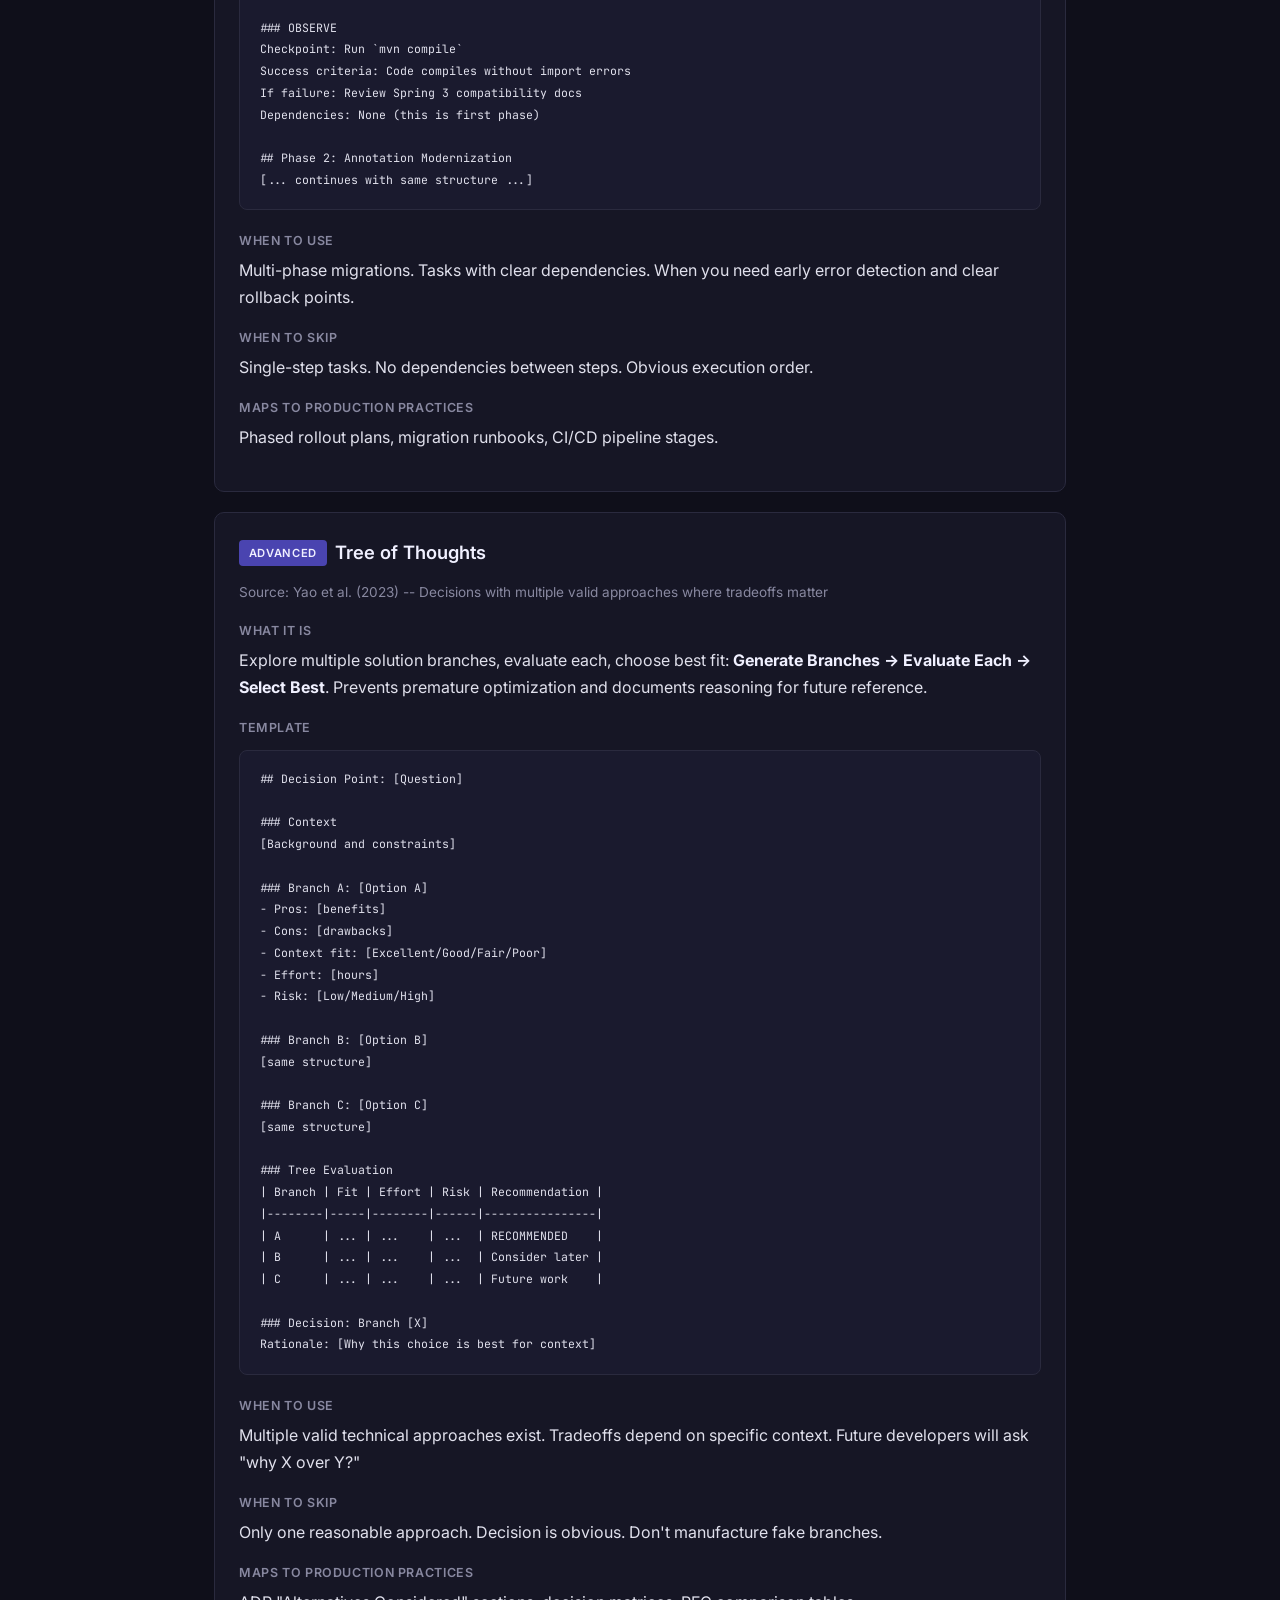
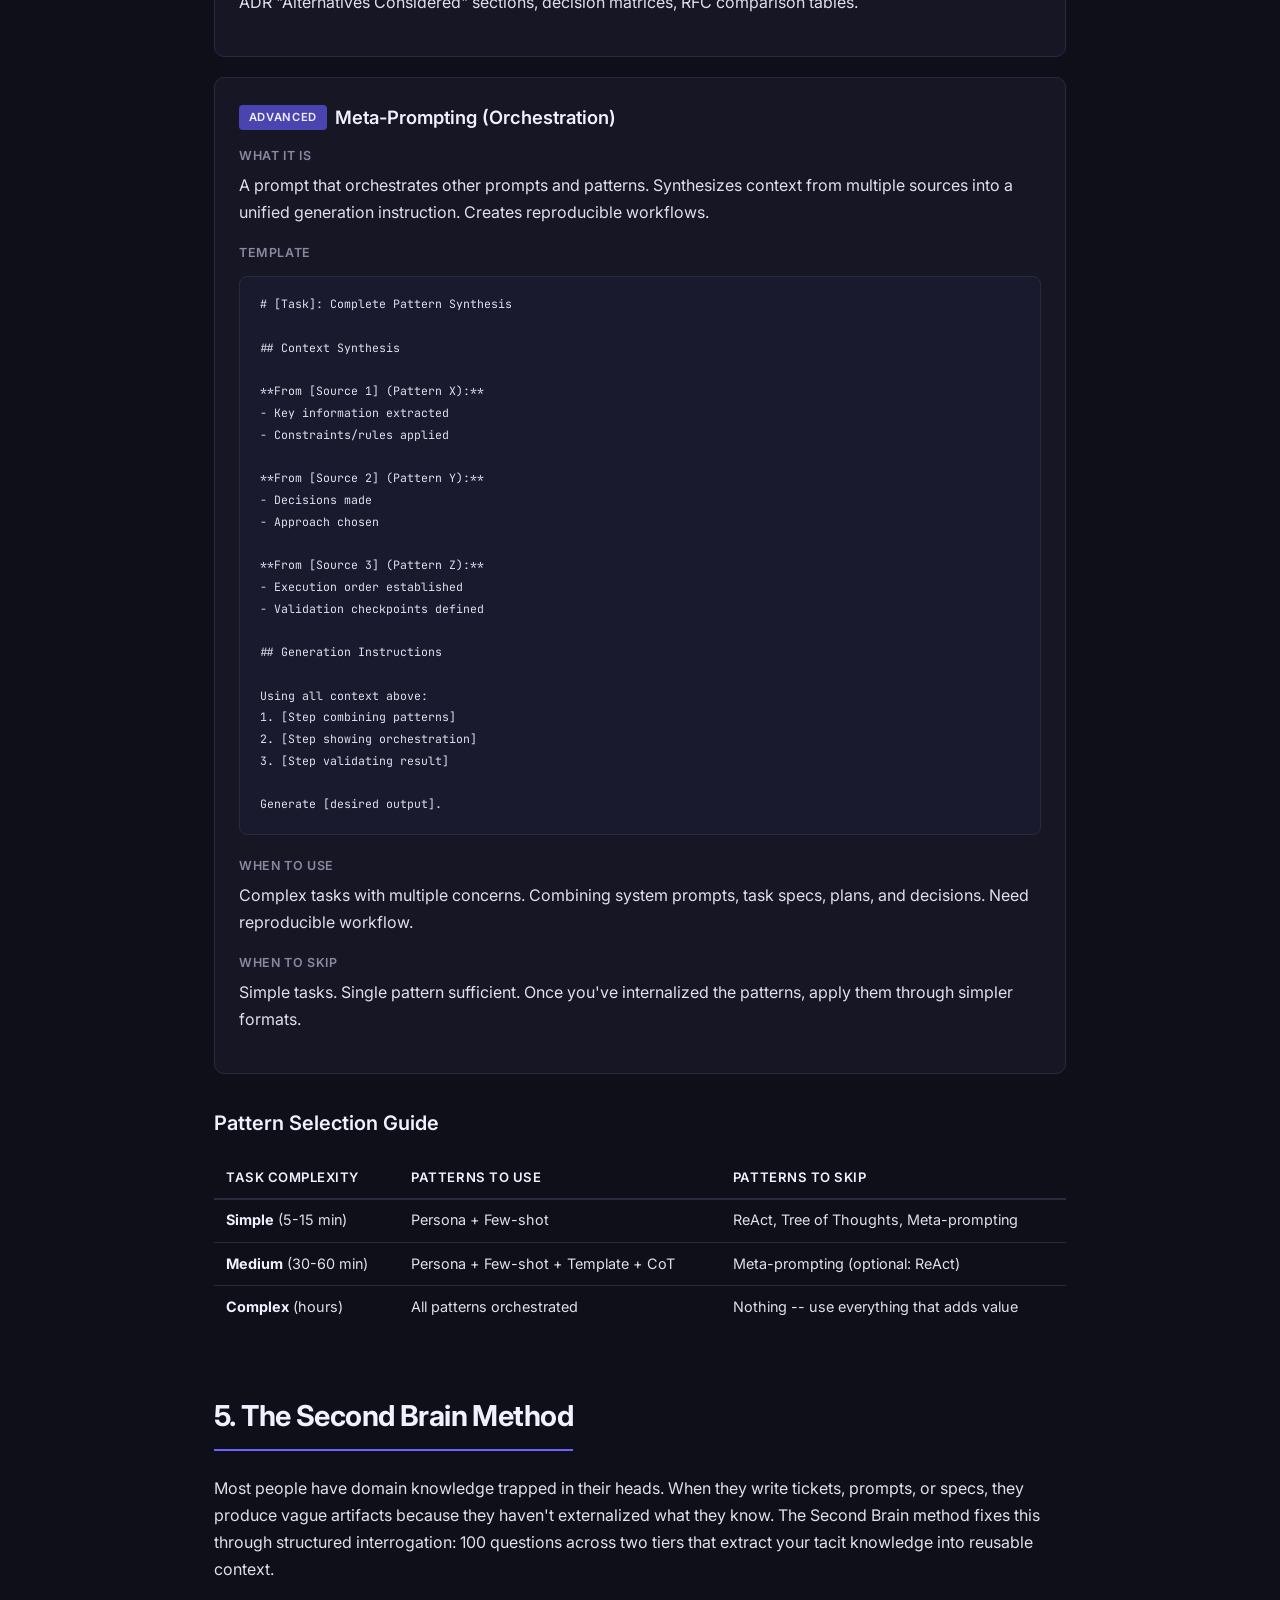
<file: cookbook.html>
<!DOCTYPE html>
<html lang="en">
<head>
<meta charset="UTF-8">
<meta name="viewport" content="width=device-width, initial-scale=1.0">
<title>Prompt Engineering Cookbook</title>
<link href="https://fonts.googleapis.com/css2?family=Inter:wght@300;400;500;600;700;800&family=JetBrains+Mono:wght@400;500&display=swap" rel="stylesheet">
<style>
*, *::before, *::after { box-sizing: border-box; margin: 0; padding: 0; }

:root {
  --bg: #0f0f1a;
  --bg-card: #161625;
  --bg-code: #1a1a2e;
  --border: #2a2a3e;
  --text: #e0e0ec;
  --text-dim: #8888a0;
  --text-bright: #f0f0ff;
  --accent: #6c63ff;
  --accent-dim: #4a44b0;
  --green: #4ade80;
  --yellow: #fbbf24;
  --orange: #fb923c;
  --red: #f87171;
  --cyan: #22d3ee;
  --pink: #f472b6;
}

html { scroll-behavior: smooth; font-size: 16px; }

body {
  font-family: 'Inter', -apple-system, BlinkMacSystemFont, sans-serif;
  background: var(--bg);
  color: var(--text);
  line-height: 1.7;
  -webkit-font-smoothing: antialiased;
}

/* NAV */
nav {
  position: sticky;
  top: 0;
  z-index: 100;
  background: rgba(15,15,26,0.92);
  backdrop-filter: blur(12px);
  border-bottom: 1px solid var(--border);
  padding: 0.75rem 1rem;
}

nav .nav-inner {
  max-width: 1100px;
  margin: 0 auto;
  display: flex;
  align-items: center;
  gap: 1.5rem;
  overflow-x: auto;
  scrollbar-width: none;
}

nav .nav-inner::-webkit-scrollbar { display: none; }

nav .brand {
  font-weight: 700;
  font-size: 0.95rem;
  color: var(--accent);
  white-space: nowrap;
  letter-spacing: -0.02em;
}

nav a {
  color: var(--text-dim);
  text-decoration: none;
  font-size: 0.82rem;
  font-weight: 500;
  white-space: nowrap;
  transition: color 0.2s;
}

nav a:hover { color: var(--text-bright); }

/* LAYOUT */
.container {
  max-width: 900px;
  margin: 0 auto;
  padding: 2rem 1.5rem 6rem;
}

/* HERO */
.hero {
  text-align: center;
  padding: 4rem 0 3rem;
  border-bottom: 1px solid var(--border);
  margin-bottom: 3rem;
}

.hero h1 {
  font-size: 2.8rem;
  font-weight: 800;
  letter-spacing: -0.03em;
  color: var(--text-bright);
  margin-bottom: 0.75rem;
}

.hero .subtitle {
  font-size: 1.15rem;
  color: var(--text-dim);
  max-width: 560px;
  margin: 0 auto;
  line-height: 1.6;
}

/* SECTIONS */
section {
  margin-bottom: 4rem;
  scroll-margin-top: 4rem;
}

h2 {
  font-size: 1.8rem;
  font-weight: 700;
  color: var(--text-bright);
  margin-bottom: 1.5rem;
  letter-spacing: -0.02em;
  padding-bottom: 0.5rem;
  border-bottom: 2px solid var(--accent);
  display: inline-block;
}

h3 {
  font-size: 1.25rem;
  font-weight: 600;
  color: var(--text-bright);
  margin: 2rem 0 0.75rem;
}

h4 {
  font-size: 1.05rem;
  font-weight: 600;
  color: var(--cyan);
  margin: 1.5rem 0 0.5rem;
}

p { margin-bottom: 1rem; }

strong { color: var(--text-bright); }

ul, ol {
  margin: 0.5rem 0 1rem 1.5rem;
}

li { margin-bottom: 0.35rem; }

/* CARDS */
.card {
  background: var(--bg-card);
  border: 1px solid var(--border);
  border-radius: 10px;
  padding: 1.5rem;
  margin: 1.25rem 0;
}

.card-header {
  display: flex;
  align-items: center;
  gap: 0.5rem;
  margin-bottom: 0.75rem;
}

.card-header .badge {
  font-size: 0.7rem;
  font-weight: 600;
  text-transform: uppercase;
  letter-spacing: 0.06em;
  padding: 0.2rem 0.6rem;
  border-radius: 4px;
  background: var(--accent-dim);
  color: var(--text-bright);
}

.card-header h3 {
  margin: 0;
  font-size: 1.15rem;
}

.card .label {
  font-size: 0.78rem;
  font-weight: 600;
  text-transform: uppercase;
  letter-spacing: 0.05em;
  color: var(--text-dim);
  margin-bottom: 0.35rem;
}

/* CODE */
pre {
  background: var(--bg-code);
  border: 1px solid var(--border);
  border-radius: 8px;
  padding: 1.1rem 1.25rem;
  overflow-x: auto;
  margin: 0.75rem 0 1.25rem;
  font-size: 0.85rem;
  line-height: 1.6;
}

code {
  font-family: 'JetBrains Mono', 'Fira Code', monospace;
  font-size: 0.85em;
}

p code, li code {
  background: var(--bg-code);
  padding: 0.15rem 0.4rem;
  border-radius: 4px;
  border: 1px solid var(--border);
  font-size: 0.82em;
}

/* TABLES */
table {
  width: 100%;
  border-collapse: collapse;
  margin: 1rem 0 1.5rem;
  font-size: 0.9rem;
}

th {
  text-align: left;
  font-weight: 600;
  color: var(--text-bright);
  padding: 0.6rem 0.75rem;
  border-bottom: 2px solid var(--border);
  font-size: 0.82rem;
  text-transform: uppercase;
  letter-spacing: 0.04em;
}

td {
  padding: 0.55rem 0.75rem;
  border-bottom: 1px solid var(--border);
  vertical-align: top;
}

tr:last-child td { border-bottom: none; }

/* COLLAPSIBLE */
details {
  background: var(--bg-card);
  border: 1px solid var(--border);
  border-radius: 10px;
  margin: 1rem 0;
}

details summary {
  padding: 1rem 1.25rem;
  cursor: pointer;
  font-weight: 600;
  color: var(--text-bright);
  user-select: none;
  list-style: none;
}

details summary::before {
  content: '+ ';
  color: var(--accent);
  font-weight: 700;
}

details[open] summary::before {
  content: '- ';
}

details .detail-body {
  padding: 0 1.25rem 1.25rem;
}

/* TIER BADGES */
.tier { display: inline-block; font-size: 0.78rem; font-weight: 600; padding: 0.15rem 0.55rem; border-radius: 4px; }
.tier-1 { background: rgba(74,222,128,0.15); color: var(--green); }
.tier-2 { background: rgba(251,191,36,0.15); color: var(--yellow); }
.tier-3 { background: rgba(251,146,60,0.15); color: var(--orange); }

/* INSIGHT BOX */
.insight {
  border-left: 3px solid var(--accent);
  padding: 1rem 1.25rem;
  background: rgba(108,99,255,0.06);
  border-radius: 0 8px 8px 0;
  margin: 1.25rem 0;
}

.insight strong { color: var(--accent); }

/* APPROACH TABS */
.approach-grid {
  display: grid;
  grid-template-columns: repeat(auto-fit, minmax(260px, 1fr));
  gap: 1rem;
  margin: 1.5rem 0;
}

.approach-card {
  background: var(--bg-card);
  border: 1px solid var(--border);
  border-radius: 10px;
  padding: 1.25rem;
}

.approach-card h4 { margin-top: 0; }

/* FOOTER */
footer {
  text-align: center;
  padding: 3rem 1.5rem;
  border-top: 1px solid var(--border);
  color: var(--text-dim);
  font-size: 0.9rem;
}

footer a {
  color: var(--accent);
  text-decoration: none;
}

footer a:hover { text-decoration: underline; }

/* RESPONSIVE */
@media (max-width: 768px) {
  .hero h1 { font-size: 2rem; }
  .container { padding: 1.5rem 1rem 4rem; }
  h2 { font-size: 1.5rem; }
  .approach-grid { grid-template-columns: 1fr; }
  nav .nav-inner { gap: 1rem; }
}
</style>
</head>
<body>

<nav>
  <div class="nav-inner">
    <span class="brand">Prompt Engineering Cookbook</span>
    <a href="#intuitions">Three Intuitions</a>
    <a href="#approaches">Three Approaches</a>
    <a href="#foundational">Foundational Patterns</a>
    <a href="#advanced">Advanced Patterns</a>
    <a href="#second-brain">Second Brain</a>
    <a href="#reference">Quick Reference</a>
  </div>
</nav>

<div class="container">

<!-- HERO -->
<div class="hero">
  <h1>Prompt Engineering Cookbook</h1>
  <p class="subtitle">A senior engineer's field guide to systematic AI prompting -- from first principles to production workflows.</p>
</div>

<!-- ============================================================ -->
<!-- SECTION 1: THREE INTUITIONS -->
<!-- ============================================================ -->
<section id="intuitions">
<h2>1. Three Intuitions</h2>

<p>Before any pattern or technique, you need three intuitions. Not facts. Not definitions. <strong>Intuitions</strong> -- things you feel are true because you've tested them yourself. Everything in this cookbook builds on these three ideas.</p>

<div class="card">
<h3>Intuition 1: Context Is Everything</h3>
<p>The AI doesn't know you. It doesn't know your project, your role, your metrics, your team. Every time you open a chat, it starts from zero. The <em>only</em> thing it works with is what you give it in that moment.</p>
<p>This seems obvious. But most people act as if the AI should "just know" -- and then blame it when the output is generic.</p>

<h4>Try It Yourself</h4>
<p><strong>Attempt 1 -- No context:</strong></p>
<pre><code>Write my quarterly engineering priority for AI enablement.</code></pre>

<p><strong>Attempt 2 -- Rich context:</strong></p>
<pre><code>I'm a Senior Engineer, 5 years in platform engineering.
My biggest project: data pipeline automation that reduced processing
from 3 minutes to 30 seconds per dataset. I processed 1,500+ datasets
and presented 4 POCs to senior leadership. My AI tool usage includes
daily Copilot and weekly Claude for architecture decisions.

Write my quarterly priority for AI enablement, including:
- 50-100 word description with specific deliverables
- Metrics: AI Tool Usage, Innovation Impact, Knowledge Sharing
- Reflection: Accomplishment, Business Impact, Challenge, Development</code></pre>

<p>Compare the outputs. Same AI. Same model. Same day. The only difference: <strong>what you put in</strong>.</p>

<div class="insight">
<strong>The intuition:</strong> The AI is a context-completion machine. It completes patterns from whatever you give it. Give it nothing, get nothing. Give it your actual work, get actual results. This is the only principle. Everything else is just a different way of getting the right context in front of the AI.
</div>
</div>

<div class="card">
<h3>Intuition 2: Structure Gets Rewarded</h3>
<p>You might think: "I gave it context, so context is all that matters. Format doesn't matter as long as the info is there." Test that assumption.</p>

<h4>Try It Yourself</h4>
<p>Take the <em>same</em> information and deliver it two ways:</p>

<p><strong>Wall of text:</strong></p>
<pre><code>I'm a senior engineer with 5 years experience in platform engineering
and my biggest project was data pipeline automation where I reduced
processing from 3 min to 30 sec per dataset and I processed over
1500 datasets and presented 4 POCs to senior leadership and I use
copilot daily and claude weekly for architecture so write my quarterly
priority for ai enablement with description metrics and reflection</code></pre>

<p><strong>Structured:</strong></p>
<pre><code>## Role
Senior Engineer, Platform Engineering (5 years)

## Key Achievement
Data pipeline automation: 3 min -> 30 sec per dataset
- 1,500+ datasets processed
- 4 POCs presented to senior leadership

## AI Tool Usage
- Daily: GitHub Copilot (code assistance)
- Weekly: Claude (architecture decisions)

## Task
Write quarterly priority for AI Enablement:
- Description: 50-100 words, specific deliverables
- Metrics: AI Tool Usage, Innovation Impact, Knowledge Sharing
- Reflection: all four components with evidence
- Format: Ready for submission</code></pre>

<div class="insight">
<strong>The intuition:</strong> The AI mirrors the structure you give it. Organized input produces organized output. The model was trained on millions of examples where humans preferred clear, structured responses to clear, structured requests. Headings, bullet points, labeled sections -- these aren't optional formatting. They're signals the AI was trained to respect.
</div>
</div>

<div class="card">
<h3>Intuition 3: You Are the Retrieval System</h3>
<p>In the structured example above, <em>you</em> typed all the context. You pulled it from your memory, organized it, and pasted it in. You were the retrieval system.</p>
<p>Now imagine: what if a file did that for you? What if a tool did it? What if a platform did it?</p>

<p>Every "AI tool" you'll encounter -- from simple prompts to enterprise platforms -- is doing the same three things:</p>
<ol>
  <li><strong>Retrieving</strong> relevant information from <em>somewhere</em></li>
  <li><strong>Assembling</strong> it into structured context</li>
  <li><strong>Generating</strong> output from that context</li>
</ol>

<p>When you type context manually, <em>you</em> are the retrieval system. When you save it in a file and paste it, the <em>file</em> is the retrieval system. When an enterprise platform pulls from databases, the <em>platform</em> is the retrieval system.</p>

<div class="insight">
<strong>The intuition:</strong> Whenever you see an AI tool doing something impressive, ask: "Where is it getting its context from?" The answer is always: somewhere specific. There's no magic. Just good retrieval.
</div>
</div>

<h3>Summary</h3>
<table>
<tr><th>#</th><th>Intuition</th><th>Implication</th></tr>
<tr><td>1</td><td>Context is everything</td><td>More relevant context = better output. Always.</td></tr>
<tr><td>2</td><td>Structure gets rewarded</td><td>Organized input produces organized output.</td></tr>
<tr><td>3</td><td>You are the retrieval system (until you automate it)</td><td>Every AI interaction is: retrieve -> assemble -> generate.</td></tr>
</table>
</section>

<!-- ============================================================ -->
<!-- SECTION 2: THREE APPROACHES -->
<!-- ============================================================ -->
<section id="approaches">
<h2>2. Three Approaches</h2>

<p>There are three valid ways to apply prompt engineering patterns. The patterns matter. The format doesn't. Choose based on team maturity and task complexity, not dogma.</p>

<h3>The Tier Framework</h3>
<p>Before evaluating any approach, use this maturity framework:</p>

<table>
<tr><th>Tier</th><th>Age</th><th>Evidence</th><th>Action</th></tr>
<tr><td><span class="tier tier-1">Tier 1</span></td><td>10+ years</td><td>Microsoft, AWS, Google, Netflix use it</td><td>Adopt now</td></tr>
<tr><td><span class="tier tier-2">Tier 2</span></td><td>1-3 years</td><td>Growing adoption, 1000s of users</td><td>Adopt with monitoring</td></tr>
<tr><td><span class="tier tier-3">Tier 3</span></td><td>Months</td><td>Experimental, limited production data</td><td>Experiment cautiously</td></tr>
</table>

<p>Questions to ask about any tool: How old is it? Who uses it besides its creator? Does it work cross-platform? What problem does it actually solve?</p>

<h3>Overview Comparison</h3>
<table>
<tr><th>Approach</th><th>Maturity</th><th>Effort</th><th>Best For</th></tr>
<tr><td><strong>A: Freestyle</strong></td><td><span class="tier tier-1">Proven</span></td><td>None</td><td>Quick tasks, exploration</td></tr>
<tr><td><strong>B: Systematic</strong></td><td><span class="tier tier-1">Proven</span></td><td>Low-Medium</td><td>Most teams, repeated tasks</td></tr>
<tr><td><strong>C: Spec-Driven</strong></td><td><span class="tier tier-3">Experimental</span></td><td>Medium-High</td><td>Complex tasks, learning, audit trails</td></tr>
</table>

<h3>The Same Task, Three Ways</h3>

<div class="approach-grid">

<div class="approach-card">
<h4>A: Freestyle</h4>
<p>Raw chat, no structure. You type what you need.</p>
<pre><code>Migrate UserController.java
from Spring Boot 2 to Spring
Boot 3.</code></pre>
<p><strong>When:</strong> Simple tasks, brainstorming, exploration.<br>
<strong>Risk:</strong> Inconsistent quality, no reusability.</p>
</div>

<div class="approach-card">
<h4>B: Systematic</h4>
<p>Structured prompts using named patterns + config files.</p>
<pre><code>Following ADR 0001 and
.github/copilot-instructions.md,
migrate UserController.java
to Spring Boot 3.</code></pre>
<p><strong>When:</strong> Production teams, medium complexity.<br>
<strong>Advantage:</strong> Proven, low maintenance, cross-tool.</p>
</div>

<div class="approach-card">
<h4>C: Spec-Driven</h4>
<p>Multi-file workflow: knowledge-base -> specification -> implementation plan.</p>
<pre><code>Load spec/knowledge-base.md
Load spec/specification.md
Execute spec/implementation-plan.md
Generate migrated code.</code></pre>
<p><strong>When:</strong> Complex multi-phase tasks, learning patterns.<br>
<strong>Advantage:</strong> Full audit trail, explicit reasoning.</p>
</div>
</div>

<h3>The Spec-Driven Workflow</h3>
<p>When tasks are complex enough to warrant it, the spec folder pattern separates concerns into three files:</p>

<table>
<tr><th>File</th><th>Scope</th><th>Question It Answers</th></tr>
<tr><td><code>knowledge-base.md</code></td><td>Project-level (reusable)</td><td>What stays constant? Domain terms, constraints, past decisions.</td></tr>
<tr><td><code>specification.md</code></td><td>Feature-level (per task)</td><td>What's unique? Requirements, acceptance criteria, edge cases.</td></tr>
<tr><td><code>implementation-plan.md</code></td><td>Execution-level (per task)</td><td>How to execute? Phases, dependencies, validation checkpoints.</td></tr>
</table>

<div class="insight">
<strong>The 3-Question Framework:</strong> For any domain, ask: (1) What stays constant? (2) What's unique to this instance? (3) How do we execute? These three questions produce the three files. The framework is domain-agnostic -- it works for code migrations, strategic planning, training design, or any structured work.
</div>

<h3>Decision Flowchart</h3>
<pre><code>Is this a simple task?
  Yes -> Freestyle or Systematic prompt
  No  -> Continue

Are you learning patterns or need an audit trail?
  Yes -> Spec-Driven (structured files)
  No  -> Continue

Does your team use multiple AI tools?
  Yes -> Systematic (ADRs + config files)
  No  -> Tool-Assisted workflow in your IDE</code></pre>

<h3>Effort Comparison</h3>
<table>
<tr><th>Task</th><th>Freestyle</th><th>Systematic</th><th>Spec-Driven</th></tr>
<tr><td>Migrate 1 controller</td><td>2 min</td><td>5 min (reuse ADR)</td><td>20 min (5 files)</td></tr>
<tr><td>Migrate 10 controllers with decisions</td><td>60 min</td><td>30 min (1-2 ADRs)</td><td>45 min (reusable KB)</td></tr>
<tr><td>Learn prompt patterns</td><td>Low value</td><td>Medium value</td><td>Highest value</td></tr>
</table>
</section>

<!-- ============================================================ -->
<!-- SECTION 3: FOUNDATIONAL PATTERNS -->
<!-- ============================================================ -->
<section id="foundational">
<h2>3. Foundational Patterns</h2>

<p>These four patterns are research-backed (White et al., 2023; Brown et al., 2020; Wei et al., 2022), proven over years of use, and form the foundation of effective prompt engineering. Master these before moving to advanced patterns.</p>

<!-- PERSONA -->
<div class="card">
<div class="card-header">
  <span class="badge">Pattern 1</span>
  <h3>Persona Pattern</h3>
</div>
<p class="label">What It Is</p>
<p>Assign the AI a specific role, identity, or expertise level. This sets context, activates relevant knowledge domains, and establishes appropriate tone.</p>

<p class="label">When to Use</p>
<ul>
  <li>Complex domains requiring specific expertise</li>
  <li>Need consistent tone across multiple prompts</li>
  <li>Want to activate specialized knowledge</li>
</ul>

<p class="label">Template</p>
<pre><code>You are [role/identity with expertise].

Your responsibilities include [key activities].
Your knowledge covers [domains].

[Task/question]</code></pre>

<p class="label">Example</p>
<pre><code>You are an expert Spring Boot migration specialist
with 10+ years experience upgrading enterprise applications.

Your expertise includes:
- Package migration (javax -> jakarta namespace)
- Spring Security 6.x patterns
- Modern annotation usage

Task: Review this controller and suggest Spring 3 upgrades.</code></pre>

<p class="label">When to Skip</p>
<p>Simple, obvious tasks. General questions not requiring expertise.</p>
</div>

<!-- FEW-SHOT -->
<div class="card">
<div class="card-header">
  <span class="badge">Pattern 2</span>
  <h3>Few-Shot Pattern</h3>
</div>
<p class="label">What It Is</p>
<p>Provide example input/output pairs to demonstrate desired behavior. Shows rather than tells, establishes format expectations, reduces ambiguity.</p>

<p class="label">When to Use</p>
<ul>
  <li>Pattern-based transformations</li>
  <li>Consistent formatting needed</li>
  <li>Complex rules that are hard to describe in words</li>
</ul>

<p class="label">Template</p>
<pre><code>Transform inputs using these examples:

Example 1:
Input: [example input 1]
Output: [example output 1]

Example 2:
Input: [example input 2]
Output: [example output 2]

Now transform:
Input: [actual input]
Output: ?</code></pre>

<p class="label">Example</p>
<pre><code>Transform Java imports using these examples:

Example 1:
Input: import javax.validation.Valid;
Output: import jakarta.validation.Valid;

Example 2:
Input: import javax.servlet.http.HttpServletRequest;
Output: import jakarta.servlet.http.HttpServletRequest;

Now transform:
Input: import javax.persistence.Entity;
Output: ?</code></pre>

<p class="label">When to Skip</p>
<p>One-off unique tasks. Rules that are simple and obvious.</p>
</div>

<!-- TEMPLATE -->
<div class="card">
<div class="card-header">
  <span class="badge">Pattern 3</span>
  <h3>Template Pattern</h3>
</div>
<p class="label">What It Is</p>
<p>Provide a structured format for AI output. Ensures consistency, makes responses parseable, easier to validate.</p>

<p class="label">When to Use</p>
<ul>
  <li>Need consistent output format across uses</li>
  <li>Output will be parsed or processed downstream</li>
  <li>Multiple people using the same prompt</li>
</ul>

<p class="label">Template</p>
<pre><code>Please provide your response in this format:

## Section 1: [Name]
- Item 1: [description]
- Item 2: [description]

## Section 2: [Name]
| Column A | Column B |
|----------|----------|
| Value    | Value    |</code></pre>

<p class="label">Example</p>
<pre><code>Analyze this code and provide a migration checklist:

## Required Changes
- [ ] Change 1: [description]
- [ ] Change 2: [description]

## Validation Steps
1. [step with expected outcome]

## Success Criteria
[criterion 1]
[criterion 2]</code></pre>

<p class="label">When to Skip</p>
<p>Exploratory questions where format doesn't matter.</p>
</div>

<!-- CHAIN OF THOUGHT -->
<div class="card">
<div class="card-header">
  <span class="badge">Pattern 4</span>
  <h3>Chain-of-Thought</h3>
</div>
<p class="label">What It Is</p>
<p>Ask AI to show its reasoning process step-by-step. Improves accuracy on complex reasoning, makes errors debuggable, helps you learn from AI logic.</p>

<p class="label">When to Use</p>
<ul>
  <li>Complex debugging or analysis</li>
  <li>Multi-step reasoning needed</li>
  <li>Want to understand (and verify) the AI's logic</li>
</ul>

<p class="label">Template</p>
<pre><code>Solve this problem step by step:

1. First, analyze [aspect 1]
2. Then, consider [aspect 2]
3. Next, evaluate [aspect 3]
4. Finally, conclude [result]

Show your reasoning for each step.</code></pre>

<p class="label">Example</p>
<pre><code>Debug this Kafka consumer issue step by step:

1. First, check the consumer configuration
2. Then, verify the topic exists and has messages
3. Next, examine the consumer group state
4. Then, review offset management
5. Finally, check for serialization issues

Show your reasoning and findings for each step.</code></pre>

<p class="label">When to Skip</p>
<p>Simple factual questions. When you just need the final answer.</p>
</div>

<h3>Combining Patterns</h3>
<p>Patterns compound. Start simple and add layers only when they add value.</p>

<pre><code>You are an expert database performance engineer. (Persona)

Optimize SQL queries using this pattern: (Few-shot)
Before: SELECT * FROM users WHERE active=true
After: SELECT id, name FROM users WHERE active=true

Analyze this query step-by-step: (Chain-of-Thought)
1. Identify performance issues
2. Suggest optimizations
3. Estimate impact

Format your response as: (Template)
## Analysis
[findings]

## Optimizations
- [ ] Change 1
- [ ] Change 2

## Expected Impact
[metrics]</code></pre>

<h3>Pattern Effectiveness</h3>
<table>
<tr><th>Pattern</th><th>Time to Learn</th><th>Accuracy Gain</th><th>Consistency Gain</th></tr>
<tr><td>Persona</td><td>5 min</td><td>~15%</td><td>~30%</td></tr>
<tr><td>Few-shot</td><td>10 min</td><td>~25%</td><td>~40%</td></tr>
<tr><td>Template</td><td>5 min</td><td>~10%</td><td>~50%</td></tr>
<tr><td>Chain-of-Thought</td><td>15 min</td><td>~30%</td><td>~20%</td></tr>
</table>
<p style="color: var(--text-dim); font-size: 0.85rem;">(Approximate, based on research and workshop observations)</p>

<h3>Common Mistakes</h3>
<table>
<tr><th>Mistake</th><th>Bad</th><th>Good</th></tr>
<tr><td>Over-explaining persona</td><td><code>You are an expert who knows about Spring Boot and Java and has worked with enterprise applications for many years...</code></td><td><code>You are an expert Spring Boot migration specialist.</code></td></tr>
<tr><td>Too many examples</td><td>10 examples when 2-3 suffice</td><td>2-3 representative examples covering edge cases</td></tr>
<tr><td>Vague template</td><td><code>Please format nicely.</code></td><td><code>Format as: ## Section / - Item 1 / - Item 2</code></td></tr>
</table>
</section>

<!-- ============================================================ -->
<!-- SECTION 4: ADVANCED PATTERNS -->
<!-- ============================================================ -->
<section id="advanced">
<h2>4. Advanced Patterns</h2>

<p>These patterns build on the foundational four for complex, multi-step tasks. Use them when simple patterns aren't enough -- but don't force them on simple tasks. Foundational patterns solve 80% of needs.</p>

<!-- REACT -->
<div class="card">
<div class="card-header">
  <span class="badge">Advanced</span>
  <h3>ReAct (Reason + Act)</h3>
</div>
<p style="color: var(--text-dim); font-size: 0.85rem;">Source: Yao et al. (2022) -- Multi-step tasks with dependencies and validation checkpoints</p>

<p class="label">What It Is</p>
<p>Structured cycles of reasoning, action, and observation: <strong>THINK -> ACT -> OBSERVE</strong>, repeated until task complete. Catches errors early, makes dependencies explicit, provides clear rollback points.</p>

<p class="label">Template</p>
<pre><code>## Phase [N]: [Name]

### THINK (Reasoning)
Question: [What must be considered?]
Answer: [Analysis]
Conclusion: [What to do]

### ACT (Action Items)
- Task 1: [specific action]
- Task 2: [specific action]

### OBSERVE (Validation)
Checkpoint: [How to verify]
Success criteria: [What success looks like]
If failure: [What to do]
Dependencies: [What must be complete first]</code></pre>

<p class="label">Example</p>
<pre><code>## Phase 1: Import Updates

### THINK
Question: What dependencies must be satisfied first?
Answer: Imports must compile before annotations can be updated.
Conclusion: Start with javax -> jakarta package updates.

### ACT
- Task 1.1: Replace javax.validation.* with jakarta.validation.*
- Task 1.2: Replace javax.servlet.* with jakarta.servlet.*

### OBSERVE
Checkpoint: Run `mvn compile`
Success criteria: Code compiles without import errors
If failure: Review Spring 3 compatibility docs
Dependencies: None (this is first phase)

## Phase 2: Annotation Modernization
[... continues with same structure ...]</code></pre>

<p class="label">When to Use</p>
<p>Multi-phase migrations. Tasks with clear dependencies. When you need early error detection and clear rollback points.</p>

<p class="label">When to Skip</p>
<p>Single-step tasks. No dependencies between steps. Obvious execution order.</p>

<p class="label">Maps to Production Practices</p>
<p>Phased rollout plans, migration runbooks, CI/CD pipeline stages.</p>
</div>

<!-- TREE OF THOUGHTS -->
<div class="card">
<div class="card-header">
  <span class="badge">Advanced</span>
  <h3>Tree of Thoughts</h3>
</div>
<p style="color: var(--text-dim); font-size: 0.85rem;">Source: Yao et al. (2023) -- Decisions with multiple valid approaches where tradeoffs matter</p>

<p class="label">What It Is</p>
<p>Explore multiple solution branches, evaluate each, choose best fit: <strong>Generate Branches -> Evaluate Each -> Select Best</strong>. Prevents premature optimization and documents reasoning for future reference.</p>

<p class="label">Template</p>
<pre><code>## Decision Point: [Question]

### Context
[Background and constraints]

### Branch A: [Option A]
- Pros: [benefits]
- Cons: [drawbacks]
- Context fit: [Excellent/Good/Fair/Poor]
- Effort: [hours]
- Risk: [Low/Medium/High]

### Branch B: [Option B]
[same structure]

### Branch C: [Option C]
[same structure]

### Tree Evaluation
| Branch | Fit | Effort | Risk | Recommendation |
|--------|-----|--------|------|----------------|
| A      | ... | ...    | ...  | RECOMMENDED    |
| B      | ... | ...    | ...  | Consider later |
| C      | ... | ...    | ...  | Future work    |

### Decision: Branch [X]
Rationale: [Why this choice is best for context]</code></pre>

<p class="label">When to Use</p>
<p>Multiple valid technical approaches exist. Tradeoffs depend on specific context. Future developers will ask "why X over Y?"</p>

<p class="label">When to Skip</p>
<p>Only one reasonable approach. Decision is obvious. Don't manufacture fake branches.</p>

<p class="label">Maps to Production Practices</p>
<p>ADR "Alternatives Considered" sections, decision matrices, RFC comparison tables.</p>
</div>

<!-- META-PROMPTING -->
<div class="card">
<div class="card-header">
  <span class="badge">Advanced</span>
  <h3>Meta-Prompting (Orchestration)</h3>
</div>
<p class="label">What It Is</p>
<p>A prompt that orchestrates other prompts and patterns. Synthesizes context from multiple sources into a unified generation instruction. Creates reproducible workflows.</p>

<p class="label">Template</p>
<pre><code># [Task]: Complete Pattern Synthesis

## Context Synthesis

**From [Source 1] (Pattern X):**
- Key information extracted
- Constraints/rules applied

**From [Source 2] (Pattern Y):**
- Decisions made
- Approach chosen

**From [Source 3] (Pattern Z):**
- Execution order established
- Validation checkpoints defined

## Generation Instructions

Using all context above:
1. [Step combining patterns]
2. [Step showing orchestration]
3. [Step validating result]

Generate [desired output].</code></pre>

<p class="label">When to Use</p>
<p>Complex tasks with multiple concerns. Combining system prompts, task specs, plans, and decisions. Need reproducible workflow.</p>

<p class="label">When to Skip</p>
<p>Simple tasks. Single pattern sufficient. Once you've internalized the patterns, apply them through simpler formats.</p>
</div>

<h3>Pattern Selection Guide</h3>
<table>
<tr><th>Task Complexity</th><th>Patterns to Use</th><th>Patterns to Skip</th></tr>
<tr><td><strong>Simple</strong> (5-15 min)</td><td>Persona + Few-shot</td><td>ReAct, Tree of Thoughts, Meta-prompting</td></tr>
<tr><td><strong>Medium</strong> (30-60 min)</td><td>Persona + Few-shot + Template + CoT</td><td>Meta-prompting (optional: ReAct)</td></tr>
<tr><td><strong>Complex</strong> (hours)</td><td>All patterns orchestrated</td><td>Nothing -- use everything that adds value</td></tr>
</table>
</section>

<!-- ============================================================ -->
<!-- SECTION 5: SECOND BRAIN METHOD -->
<!-- ============================================================ -->
<section id="second-brain">
<h2>5. The Second Brain Method</h2>

<p>Most people have domain knowledge trapped in their heads. When they write tickets, prompts, or specs, they produce vague artifacts because they haven't externalized what they know. The Second Brain method fixes this through structured interrogation: 100 questions across two tiers that extract your tacit knowledge into reusable context.</p>

<h3>The Core Idea</h3>
<p>A "second brain" is a system for storing knowledge <strong>outside your head</strong> so you can find it when you need it, connect ideas you'd otherwise forget, and feed it to AI for dramatically better outputs.</p>

<div class="insight">
<strong>The link structure IS the RAG advantage.</strong> Tags give you flat retrieval: "show me notes tagged #requirements." Links give you graph traversal: "show me requirements AND everything connected to them." You get what you asked for <em>plus</em> related context you forgot to search for.
</div>

<h3>Two Tiers</h3>
<table>
<tr><th>Tier</th><th>Name</th><th>Pain Point</th><th>Deliverable</th></tr>
<tr><td><strong>1</strong></td><td>Knowledge Extraction</td><td>Knowledge in head leads to vague artifacts</td><td>20-50 linked notes covering your domain</td></tr>
<tr><td><strong>2</strong></td><td>Knowledge Composition</td><td>Prompting AI from scratch every time</td><td>Polished context document for AI reuse</td></tr>
</table>

<h3>Tier 1: The 50 Extraction Questions</h3>

<details>
<summary>Section A: Domain Context (Questions 1-10)</summary>
<div class="detail-body">
<ol>
  <li>What project/product are you working on right now?</li>
  <li>In one sentence, what does it do and who is it for?</li>
  <li>What's the business problem it solves?</li>
  <li>Who are the main stakeholders and what do they care about?</li>
  <li>What's the current state vs. the desired state?</li>
  <li>What are the 3 biggest constraints you work within? (time, budget, tech, regulatory, etc.)</li>
  <li>What decisions have already been made that you can't change?</li>
  <li>What's the history? Why does it look the way it does?</li>
  <li>What would a new team member need to understand in their first week?</li>
  <li>What do people outside your team consistently misunderstand about your domain?</li>
</ol>
<p><strong>Notes to create:</strong> <code>project-overview</code>, <code>stakeholder-map</code>, <code>constraints</code>, <code>history</code>, <code>common-misconceptions</code></p>
</div>
</details>

<details>
<summary>Section B: Requirements & Standards (Questions 11-20)</summary>
<div class="detail-body">
<ol start="11">
  <li>What does "done" look like for typical work items?</li>
  <li>What's the definition of quality in your context?</li>
  <li>What are the non-negotiable requirements? (security, compliance, performance, etc.)</li>
  <li>What are the "nice to haves" vs "must haves"?</li>
  <li>What approval processes exist and who's involved?</li>
  <li>What documentation standards do you follow?</li>
  <li>What testing/validation is required before shipping?</li>
  <li>What are the common acceptance criteria patterns?</li>
  <li>What gets work items rejected or sent back?</li>
  <li>What does your QA/review process actually check?</li>
</ol>
<p><strong>Notes to create:</strong> <code>definition-of-done</code>, <code>quality-standards</code>, <code>non-negotiables</code>, <code>approval-process</code>, <code>common-rejection-reasons</code></p>
</div>
</details>

<details>
<summary>Section C: Technical Context (Questions 21-30)</summary>
<div class="detail-body">
<ol start="21">
  <li>What's the tech stack? (even non-technical people: what tools/systems are involved?)</li>
  <li>What integrations or dependencies exist?</li>
  <li>What are the known technical constraints or limitations?</li>
  <li>What's fragile or risky to change?</li>
  <li>What environments exist? (dev, staging, prod, etc.)</li>
  <li>What data is involved and where does it live?</li>
  <li>What are the common technical gotchas?</li>
  <li>What's the deployment/release process?</li>
  <li>What monitoring or observability exists?</li>
  <li>What technical debt are you carrying?</li>
</ol>
<p><strong>Notes to create:</strong> <code>tech-stack</code>, <code>integrations</code>, <code>fragile-areas</code>, <code>environments</code>, <code>technical-debt</code></p>
</div>
</details>

<details>
<summary>Section D: Patterns & Anti-Patterns (Questions 31-40)</summary>
<div class="detail-body">
<ol start="31">
  <li>What's a well-written ticket in your context? (give an example)</li>
  <li>What's a badly-written ticket? Why did it fail?</li>
  <li>What patterns keep recurring in your work?</li>
  <li>What mistakes do people make repeatedly?</li>
  <li>What shortcuts exist that people should know about?</li>
  <li>What "obvious" solutions don't actually work and why?</li>
  <li>What tribal knowledge exists that isn't documented?</li>
  <li>What questions do new people always ask?</li>
  <li>What do you wish someone had told you when you started?</li>
  <li>What's the "right way" to do things vs. what actually happens?</li>
</ol>
<p><strong>Notes to create:</strong> <code>good-ticket-example</code>, <code>bad-ticket-example</code>, <code>recurring-patterns</code>, <code>common-mistakes</code>, <code>tribal-knowledge</code></p>
</div>
</details>

<details>
<summary>Section E: People & Process (Questions 41-50)</summary>
<div class="detail-body">
<ol start="41">
  <li>Who needs to be involved in what types of decisions?</li>
  <li>Who has context that others lack?</li>
  <li>What communication norms exist? (async, sync, tools, etc.)</li>
  <li>What meetings matter and what do they accomplish?</li>
  <li>What's the escalation path when things go wrong?</li>
  <li>Who are the bottlenecks and why?</li>
  <li>What politics or sensitivities should people be aware of?</li>
  <li>What's the feedback loop for completed work?</li>
  <li>How do priorities get set and changed?</li>
  <li>What do you personally know that your team doesn't?</li>
</ol>
<p><strong>Notes to create:</strong> <code>decision-matrix</code>, <code>key-people</code>, <code>communication-norms</code>, <code>escalation-path</code>, <code>hidden-context</code></p>
</div>
</details>

<h3>Tier 2: The 50 Composition Questions</h3>

<details>
<summary>Section F: Current AI Usage (Questions 51-60)</summary>
<div class="detail-body">
<ol start="51">
  <li>What AI tools do you currently use?</li>
  <li>What do you use them for? (code, writing, analysis, etc.)</li>
  <li>What works well? What outputs do you actually use?</li>
  <li>What doesn't work? What outputs do you always have to fix?</li>
  <li>What context do you repeatedly explain to AI?</li>
  <li>What do you copy-paste into prompts frequently?</li>
  <li>What prompts do you reuse vs. write fresh?</li>
  <li>How much back-and-forth does it take to get useful output?</li>
  <li>What would "AI understands my context" look like?</li>
  <li>What's the highest-value task AI could help you with if it had full context?</li>
</ol>
<p><strong>Notes to create:</strong> <code>current-ai-workflow</code>, <code>what-works</code>, <code>what-fails</code>, <code>repeated-context</code>, <code>high-value-ai-tasks</code></p>
</div>
</details>

<details>
<summary>Section G: Role & Identity (Questions 61-70)</summary>
<div class="detail-body">
<ol start="61">
  <li>What's your role? What are you responsible for?</li>
  <li>What decisions do you make vs. defer?</li>
  <li>What's your expertise? What do you know deeply?</li>
  <li>What's your perspective or opinion on how things should be done?</li>
  <li>What standards do you hold yourself to?</li>
  <li>What tone/style do you communicate in?</li>
  <li>What are your pet peeves or non-negotiables?</li>
  <li>What do you want AI to assume about you?</li>
  <li>What should AI never assume about you?</li>
  <li>If AI were your assistant, what would a good one know about you?</li>
</ol>
<p><strong>Notes to create:</strong> <code>my-role</code>, <code>my-expertise</code>, <code>my-standards</code>, <code>communication-style</code>, <code>ai-assumptions</code></p>
</div>
</details>

<details>
<summary>Section H: Output Standards (Questions 71-80)</summary>
<div class="detail-body">
<ol start="71">
  <li>What does good output look like in your context? (examples)</li>
  <li>What's the format/structure you prefer?</li>
  <li>What level of detail is right? (terse vs. thorough)</li>
  <li>What terminology should AI use or avoid?</li>
  <li>What common AI outputs do you always have to fix?</li>
  <li>What would make AI output copy-paste ready?</li>
  <li>What's the review process for AI-generated content?</li>
  <li>What gets rejected and why?</li>
  <li>What style guides or standards apply?</li>
  <li>How do you measure whether AI output was useful?</li>
</ol>
<p><strong>Notes to create:</strong> <code>good-output-examples</code>, <code>format-preferences</code>, <code>terminology</code>, <code>common-ai-fixes</code>, <code>output-criteria</code></p>
</div>
</details>

<details>
<summary>Section I: Task Patterns (Questions 81-90)</summary>
<div class="detail-body">
<ol start="81">
  <li>What types of tasks do you do repeatedly?</li>
  <li>For each task type: what's the input? What's the expected output?</li>
  <li>What context does each task type require?</li>
  <li>What are the common variations within each task type?</li>
  <li>What's the workflow from request to completion?</li>
  <li>What templates or structures do you use?</li>
  <li>What checklists or validation steps exist?</li>
  <li>What's the 80/20? (20% of tasks that represent 80% of your work)</li>
  <li>What tasks could be fully automated vs. need human judgment?</li>
  <li>What's the handoff to the next step?</li>
</ol>
<p><strong>Notes to create:</strong> <code>task-catalog</code>, <code>task-templates</code>, <code>task-workflows</code>, <code>high-frequency-tasks</code>, <code>automation-candidates</code></p>
</div>
</details>

<details>
<summary>Section J: Context Composition (Questions 91-100)</summary>
<div class="detail-body">
<ol start="91">
  <li>Looking at your Tier 1 notes: which are essential for AI to know?</li>
  <li>Which notes are "always relevant" vs "sometimes relevant"?</li>
  <li>What's the hierarchy? (most important to least important)</li>
  <li>What notes should be included by default? What should be pulled in as needed?</li>
  <li>What's the right "chunk size" for context? (all at once vs. modular)</li>
  <li>How should notes be ordered for maximum comprehension?</li>
  <li>What links reveal critical related context?</li>
  <li>What's the minimal viable context? (smallest set that still works)</li>
  <li>What's the maximal context? (everything that could help)</li>
  <li>How do you know when the context document is "done enough"?</li>
</ol>
<p><strong>Notes to create:</strong> <code>essential-context</code>, <code>context-hierarchy</code>, <code>default-inclusions</code>, <code>minimal-context</code>, <code>context-done-criteria</code></p>
</div>
</details>

<h3>The Deliverable: Your Context Document</h3>
<p>After completing both tiers, compose your notes into a reusable context document:</p>

<pre><code># [Your Name]'s Context File

## Who I Am
[Role, expertise, standards -- from Section G notes]

## My Domain
[Project context, constraints, stakeholders -- from Tier 1 notes]

## How I Work
[Task patterns, workflows, output standards -- from Sections H/I notes]

## What Good Looks Like
[Examples, format preferences, terminology -- from Section H notes]

## AI Instructions
[What to assume, what to avoid, how to communicate -- from Section G notes]</code></pre>

<h3>Testing Your Context Document</h3>
<ol>
  <li>Take a real task you need to do</li>
  <li>Use your context document as preamble / system prompt</li>
  <li>Execute the task with AI</li>
  <li>Rate: How much correction was needed? What context was missing? What was irrelevant noise?</li>
  <li>Update and repeat 3-5 times until the document stabilizes</li>
</ol>

<div class="insight">
<strong>The before/after test:</strong> Do the same task twice -- once with no context document, once with it. The delta demonstrates the value of externalized, composed knowledge. If AI output goes from >50% correction needed to <20%, your context document is working.
</div>
</section>

<!-- ============================================================ -->
<!-- SECTION 6: QUICK REFERENCE -->
<!-- ============================================================ -->
<section id="reference">
<h2>6. Quick Reference</h2>

<h3>Pre-Prompt Checklist</h3>
<p>Before writing any prompt, check:</p>
<table>
<tr><th>Question</th><th>Pattern to Add</th></tr>
<tr><td>Would a role/expertise help?</td><td><strong>Persona</strong></td></tr>
<tr><td>Can I show examples?</td><td><strong>Few-shot</strong></td></tr>
<tr><td>Does output format matter?</td><td><strong>Template</strong></td></tr>
<tr><td>Is reasoning complex?</td><td><strong>Chain-of-Thought</strong></td></tr>
<tr><td>Multiple phases with dependencies?</td><td><strong>ReAct</strong></td></tr>
<tr><td>Real decisions with tradeoffs?</td><td><strong>Tree of Thoughts</strong></td></tr>
</table>
<p>Use only patterns that add value for your specific task.</p>

<h3>Copy-Paste Prompt Templates</h3>

<h4>Debug Code</h4>
<pre><code>You are an expert debugger.

Analyze this error step-by-step:
1. Identify root cause
2. Suggest fix
3. Explain why it works

Error: [paste error]
Code: [paste code]</code></pre>

<h4>Code Review</h4>
<pre><code>Review this code using these criteria:

Example good: [code snippet with explanation]
Example bad: [code snippet with explanation]

Provide feedback as:
## Strengths
- Item 1

## Issues
- Item 1: [severity] [suggestion]

Code to review: [paste]</code></pre>

<h4>Write Tests</h4>
<pre><code>You are a test engineer.

Generate tests following this pattern:
test('should [behavior]', () => {
  // Arrange
  // Act
  // Assert
});

Code to test: [paste]

Format as:
## Test Cases
- [ ] Test 1: [description]
## Implementation
[test code]</code></pre>

<h4>Migration Task</h4>
<pre><code>You are an expert [technology] engineer.

Transform code using these rules:
- Old: [example] -> New: [example]
- Old: [example] -> New: [example]

Execute in phases:
Phase 1: [what] - Validate: [how]
Phase 2: [what] - Validate: [how]

Code: [paste]</code></pre>

<h4>Technical Decision</h4>
<pre><code>Choose between [option A] and [option B] for [use case].

Evaluate each option:

OPTION A: [description]
- Pros: [list]
- Cons: [list]
- Effort: [hours]
- Risk: [Low/Medium/High]

OPTION B: [description]
- Pros: [list]
- Cons: [list]
- Effort: [hours]
- Risk: [Low/Medium/High]

Recommend best option with rationale.</code></pre>

<h3>Full Orchestration Template</h3>
<pre><code>You are an expert [role]. (Persona)

Rules:
- Example: [before] -> [after] (Few-shot)

Execute in phases: (ReAct)
Phase 1: THINK -> ACT -> OBSERVE
Phase 2: THINK -> ACT -> OBSERVE

For decisions, evaluate: (Tree of Thoughts)
- Option A: [description]
- Option B: [description]

Format as: (Template)
## Phase 1 Results
## Phase 2 Results
## Decision: [choice]</code></pre>

<h3>Pattern Summary</h3>
<table>
<tr><th>Pattern</th><th>Complexity</th><th>Time to Learn</th><th>Best For</th></tr>
<tr><td>Persona</td><td>Low</td><td>5 min</td><td>Setting context and expertise</td></tr>
<tr><td>Few-shot</td><td>Low</td><td>10 min</td><td>Pattern transformations</td></tr>
<tr><td>Template</td><td>Low</td><td>5 min</td><td>Structured, parseable output</td></tr>
<tr><td>Chain-of-Thought</td><td>Medium</td><td>15 min</td><td>Complex reasoning</td></tr>
<tr><td>ReAct</td><td>Medium</td><td>30 min</td><td>Multi-phase execution</td></tr>
<tr><td>Tree of Thoughts</td><td>Medium</td><td>30 min</td><td>Decision exploration</td></tr>
<tr><td>Meta-prompting</td><td>High</td><td>45 min</td><td>Full workflow orchestration</td></tr>
</table>

<h3>Common Mistakes & Fixes</h3>
<table>
<tr><th>Mistake</th><th>Fix</th></tr>
<tr><td>Vague prompt: <code>Fix this code</code></td><td>Specific: <code>You are a Python expert. This code has a KeyError on line 10. Explain root cause and suggest fix.</code></td></tr>
<tr><td>No examples: <code>Modernize these annotations</code></td><td>Few-shot: <code>Example: @RequestMapping(method=GET) -> @GetMapping. Now transform: [paste]</code></td></tr>
<tr><td>No validation: <code>Do A then B</code></td><td>ReAct: <code>Phase 1: Do A / Validate: Check X passes / Phase 2: Do B / Validate: Check Y passes</code></td></tr>
<tr><td>Using advanced patterns for simple tasks</td><td>Match pattern complexity to task complexity</td></tr>
<tr><td>Manufacturing fake Tree of Thoughts branches</td><td>Only use ToT when genuine alternatives exist</td></tr>
</table>

<h3>Research References</h3>
<table>
<tr><th>Paper</th><th>Year</th><th>Key Contribution</th></tr>
<tr><td>Brown et al. -- "Language Models are Few-Shot Learners"</td><td>2020</td><td>Few-shot prompting</td></tr>
<tr><td>Wei et al. -- "Chain-of-Thought Prompting"</td><td>2022</td><td>Step-by-step reasoning</td></tr>
<tr><td>Yao et al. -- "ReAct"</td><td>2022</td><td>Reasoning + Acting cycles</td></tr>
<tr><td>White et al. -- "Prompt Pattern Catalog"</td><td>2023</td><td>16+ named patterns</td></tr>
<tr><td>Yao et al. -- "Tree of Thoughts"</td><td>2023</td><td>Deliberate problem solving</td></tr>
</table>

<h3>Time-Saving Habits</h3>
<ol>
  <li><strong>Build a prompt library.</strong> Save your best prompts in a folder. Reuse and refine.</li>
  <li><strong>Use variables.</strong> Write <code>[LANGUAGE]</code>, <code>[TASK]</code>, <code>[PATTERN]</code> -- replace per use.</li>
  <li><strong>Chain prompts.</strong> Prompt 1: Analyze. Prompt 2: Using analysis, suggest fixes. Prompt 3: Generate code.</li>
  <li><strong>Keep a win log.</strong> Track what worked: date, task, pattern used, time saved, what worked.</li>
  <li><strong>Start simple.</strong> One pattern at a time. Add complexity only when it adds value.</li>
</ol>

</section>

</div>

<footer>
  Prompt Engineering Cookbook -- Joey Lopez, 2026<br>
  <a href="https://jrlopez.dev" target="_blank" rel="noopener">jrlopez.dev</a>
</footer>

</body>
</html>
</file>
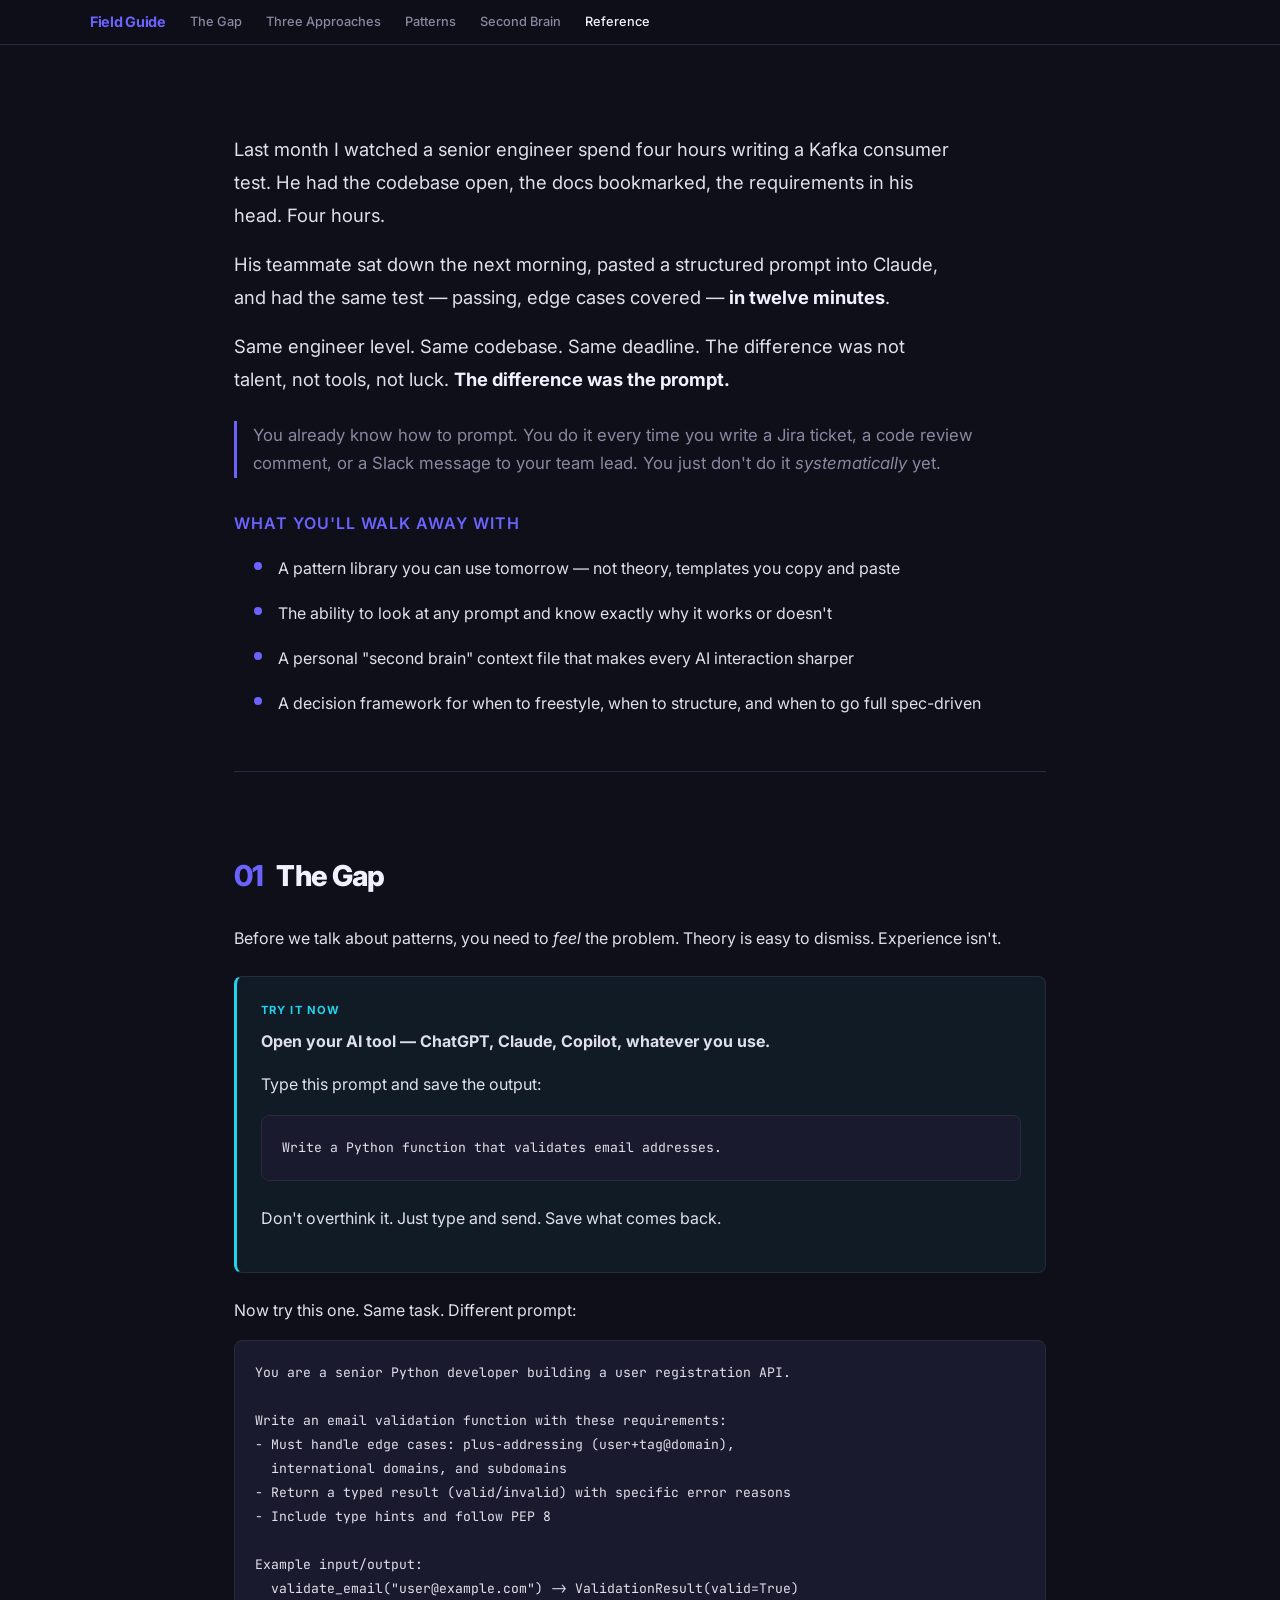
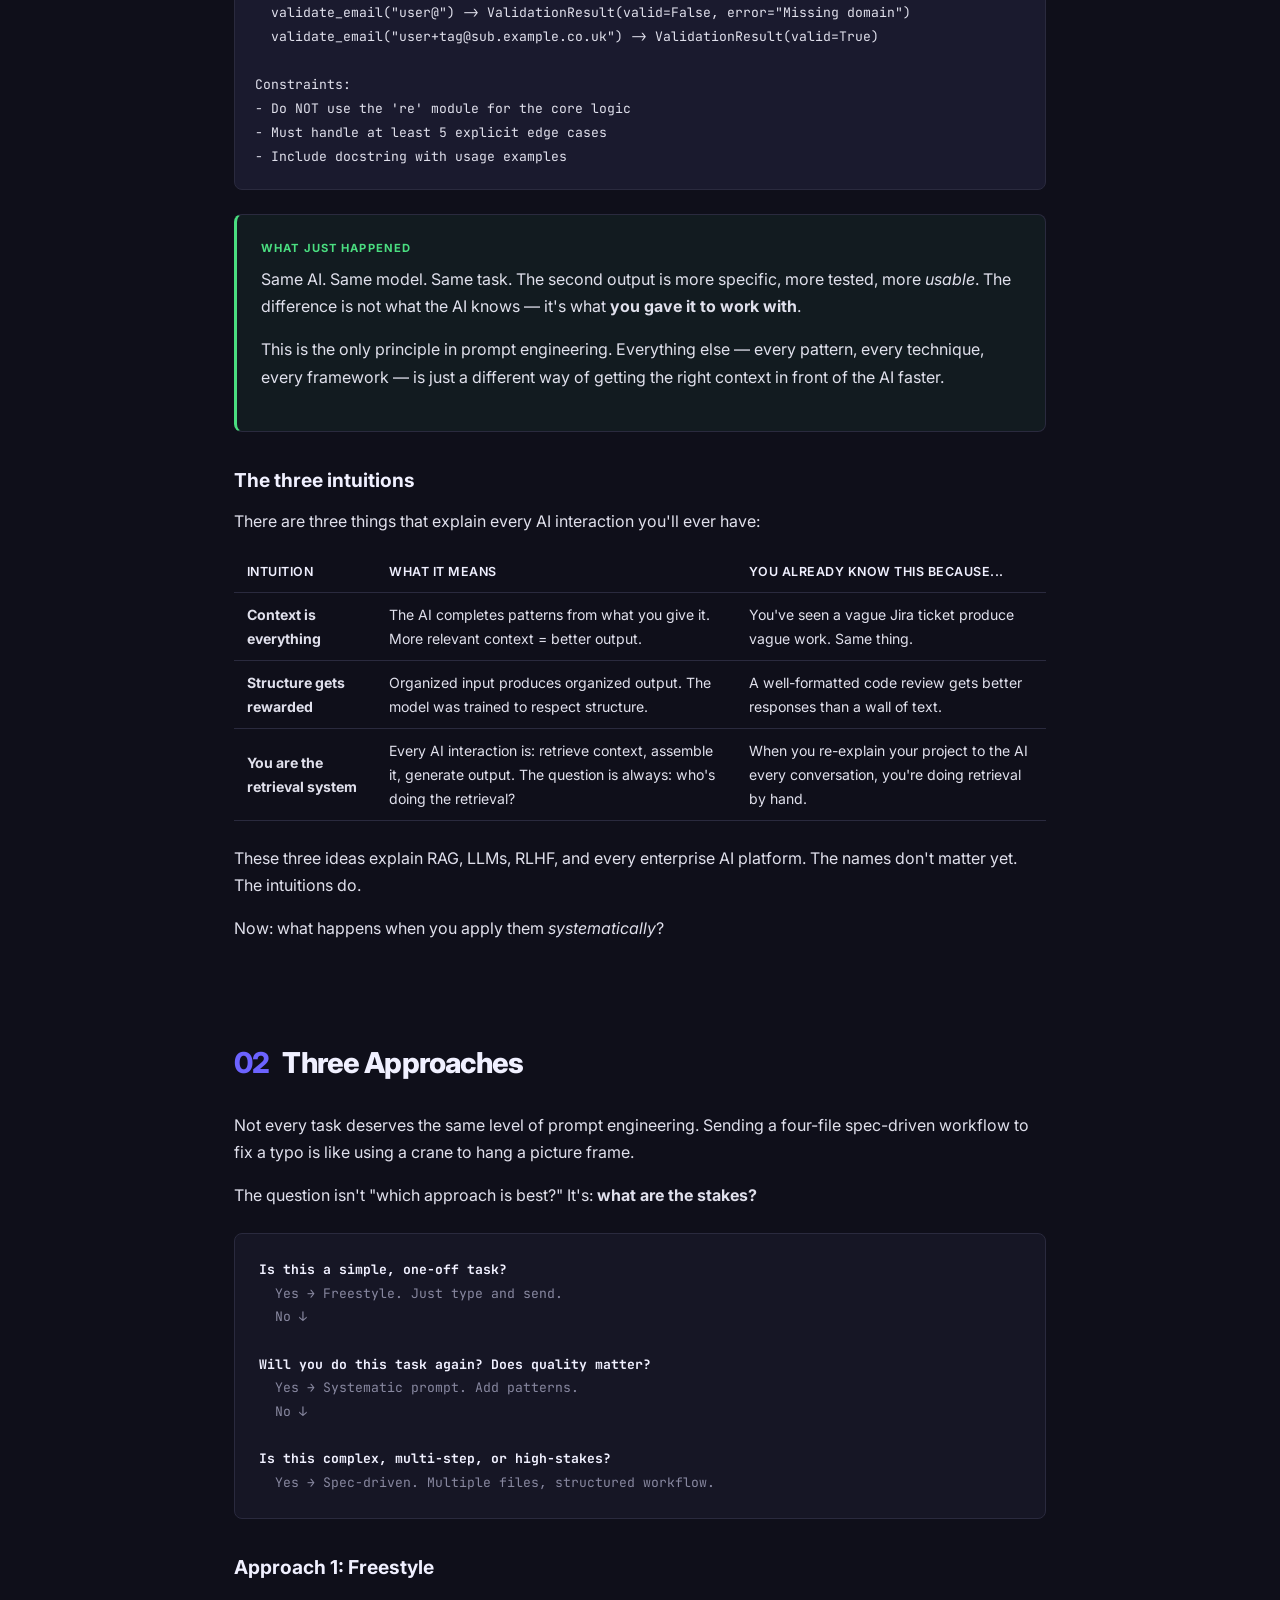
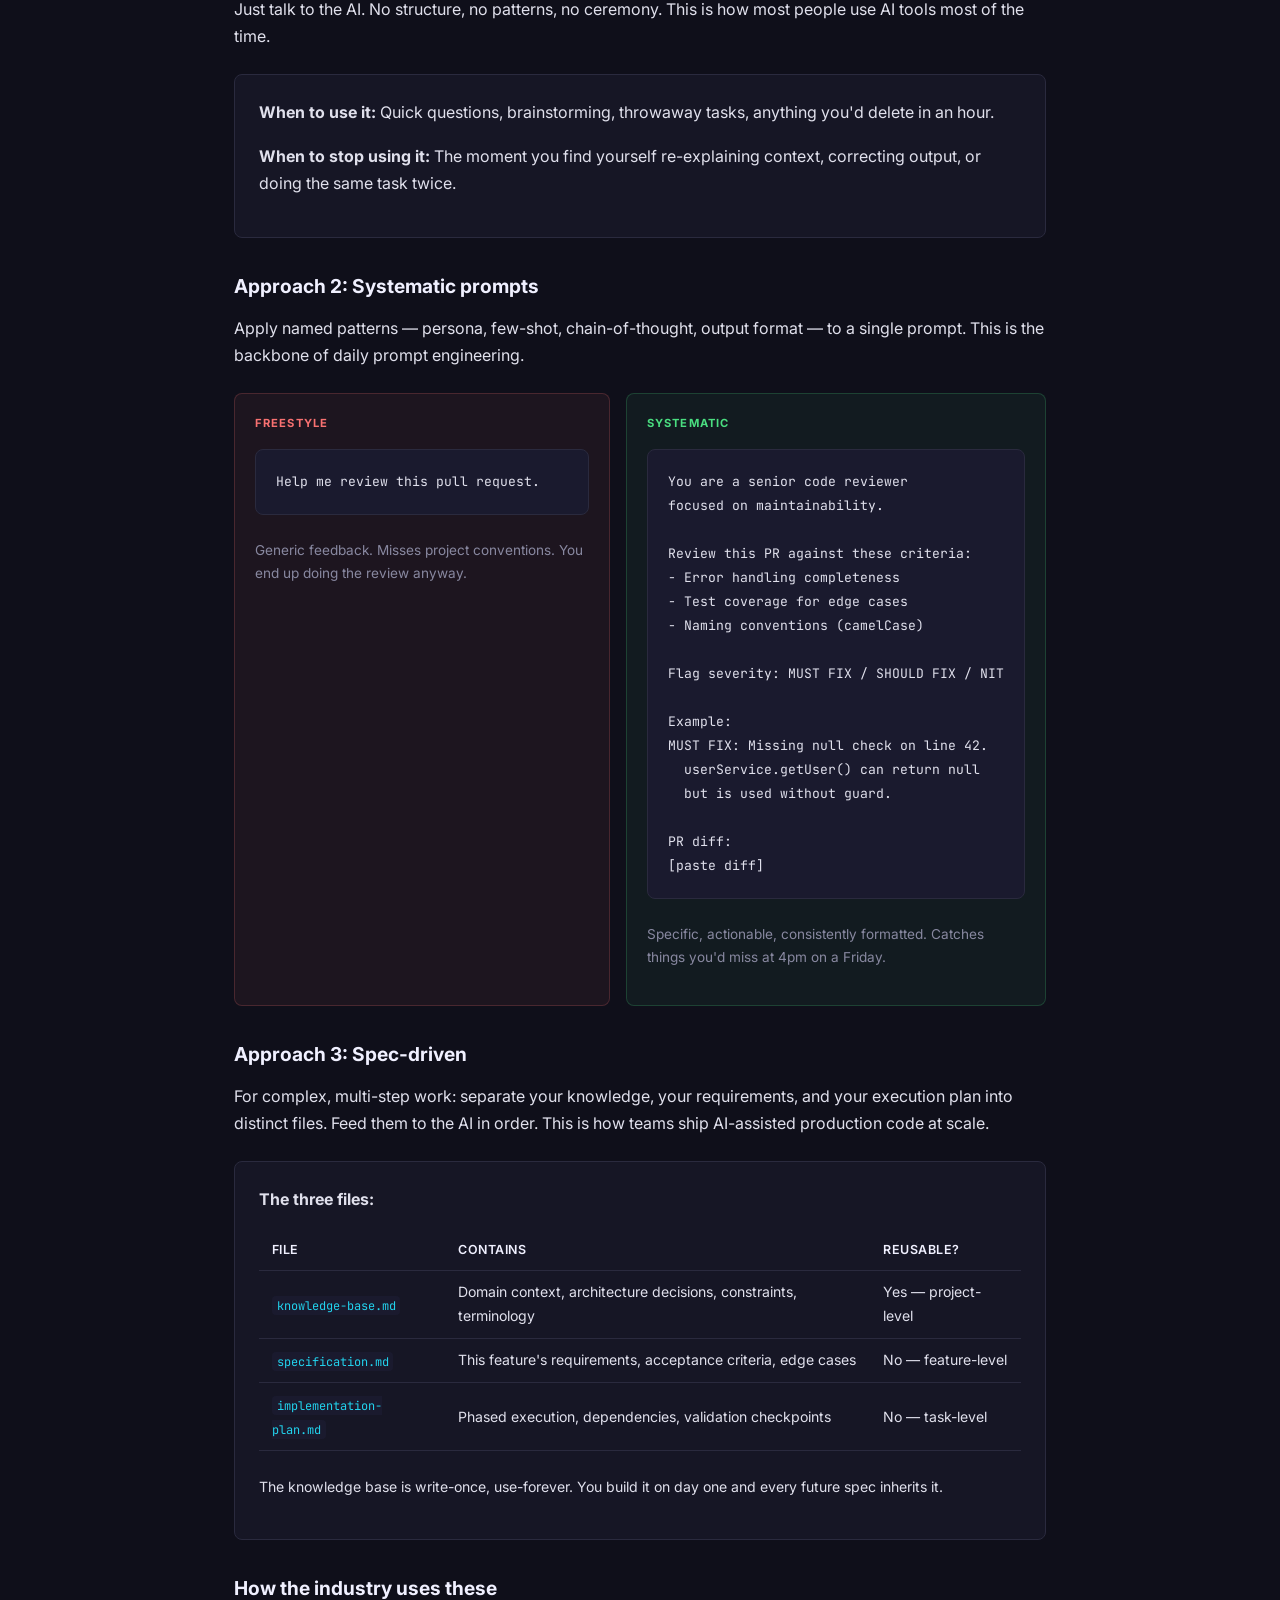
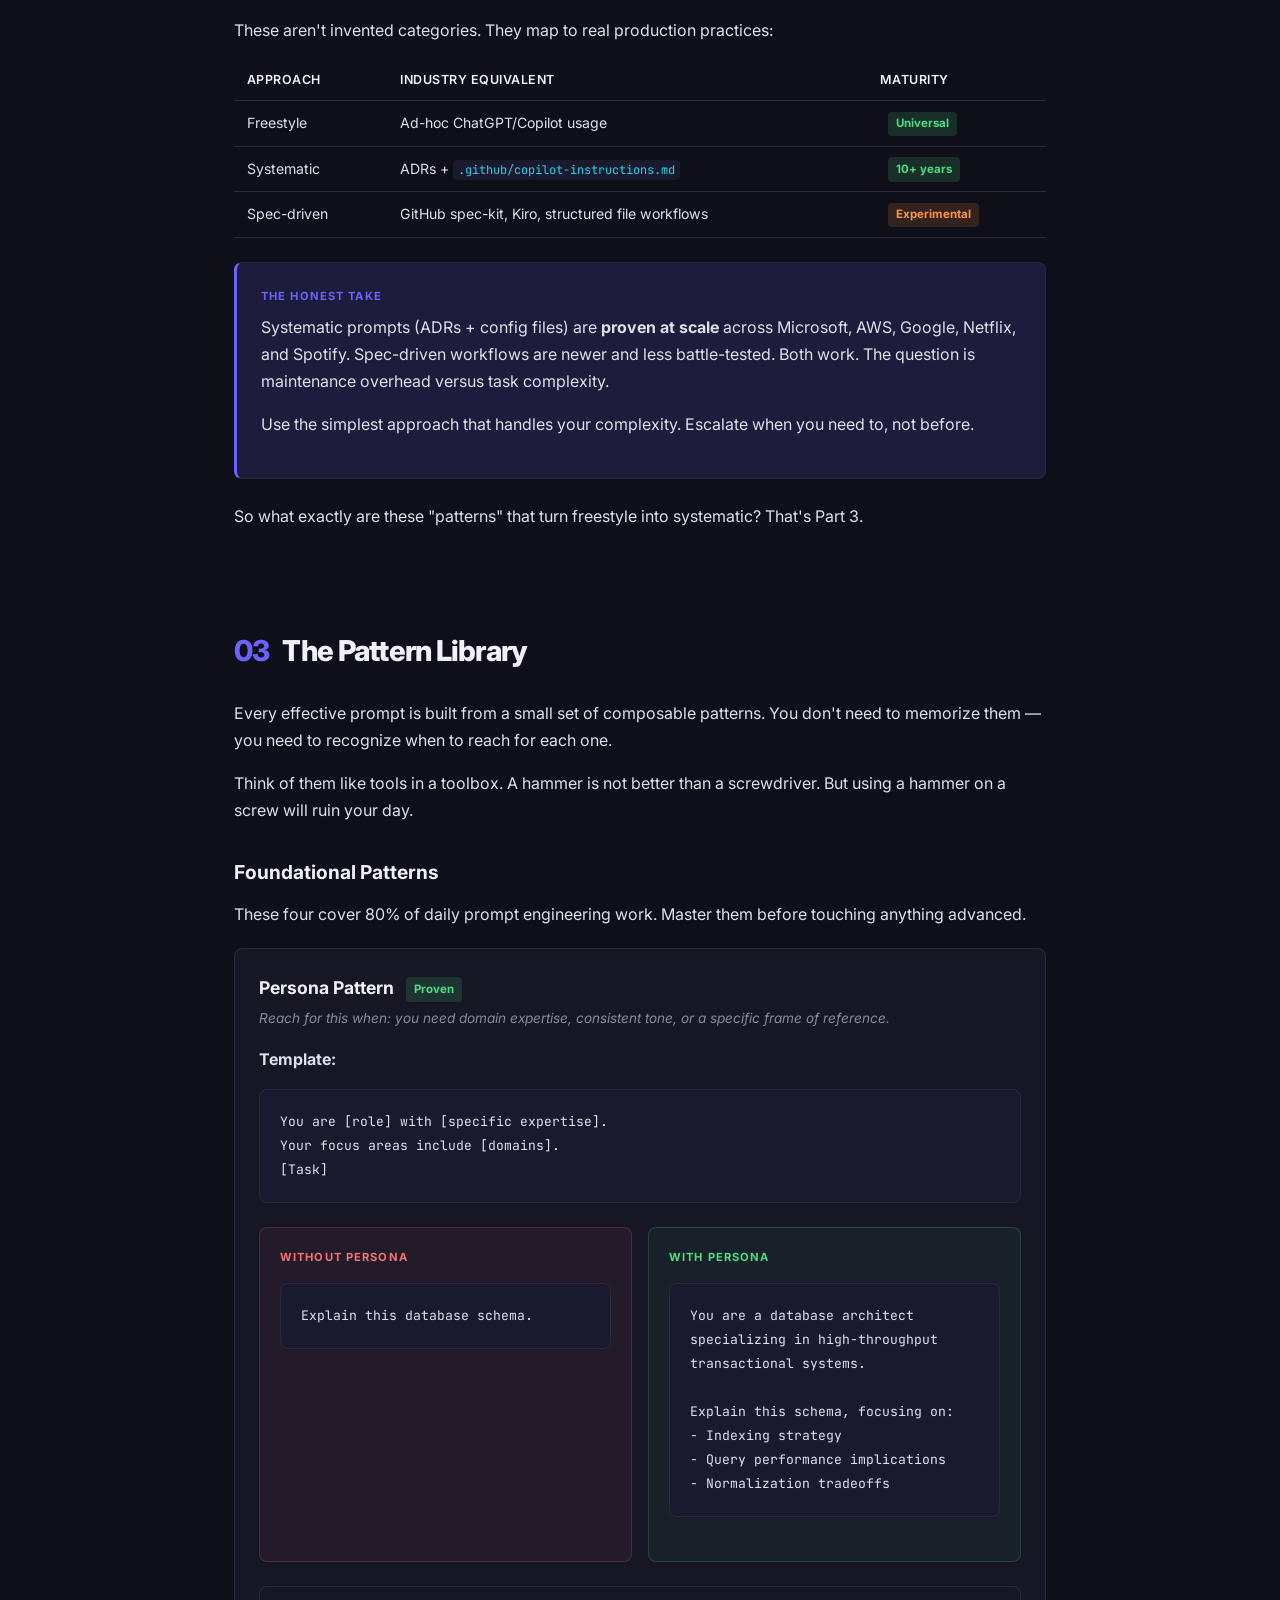
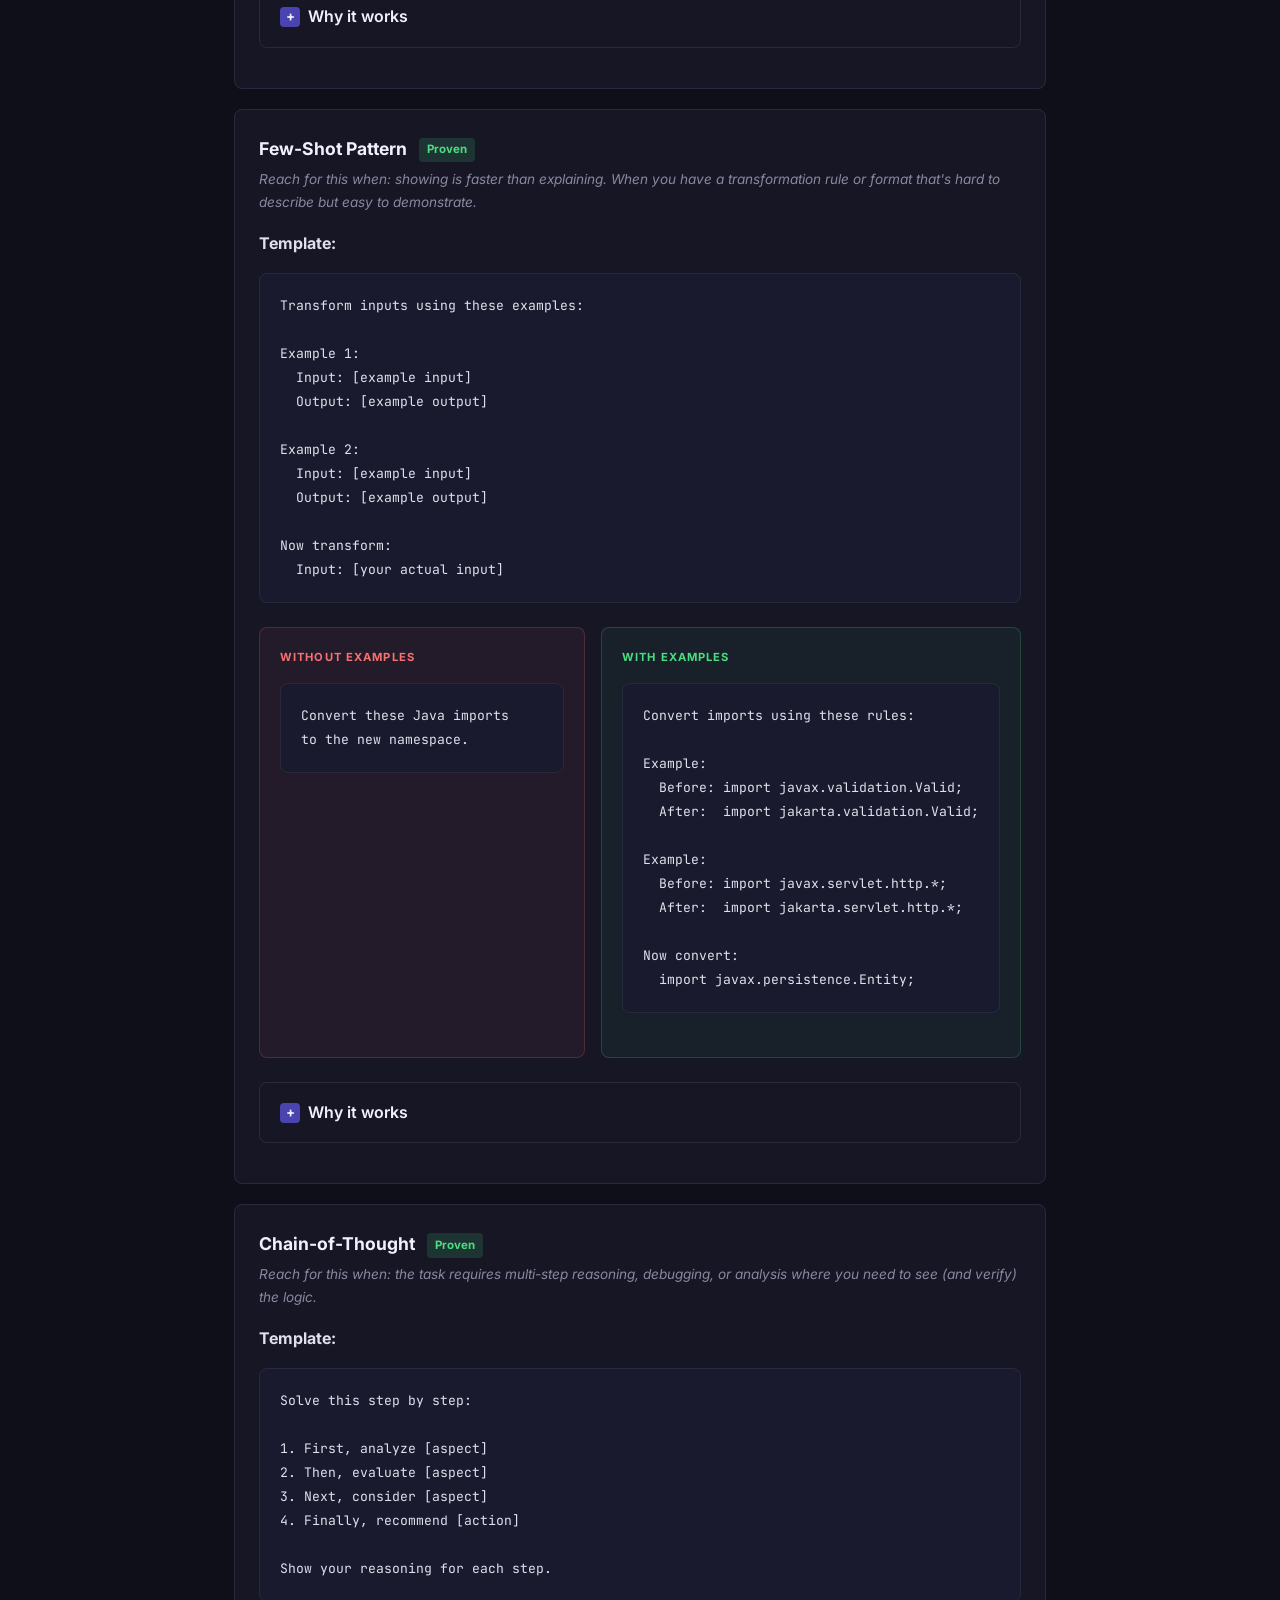
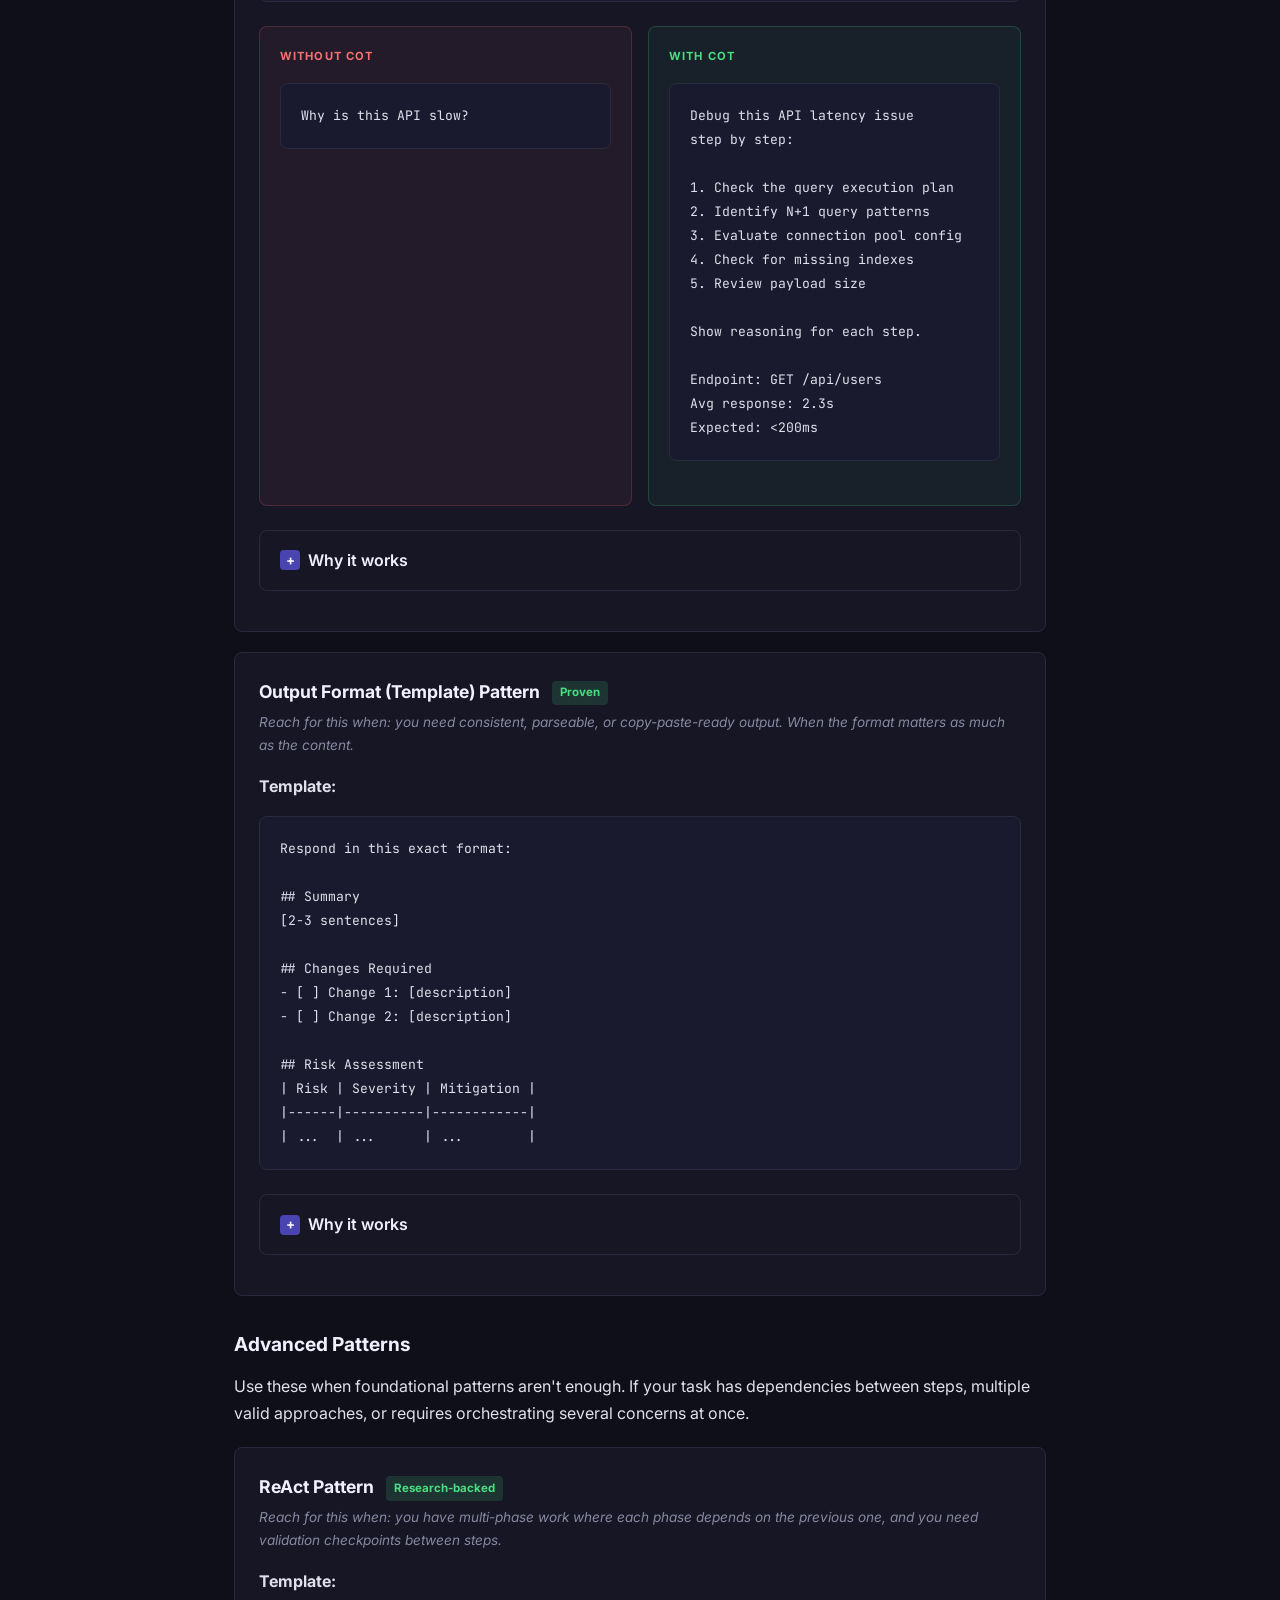
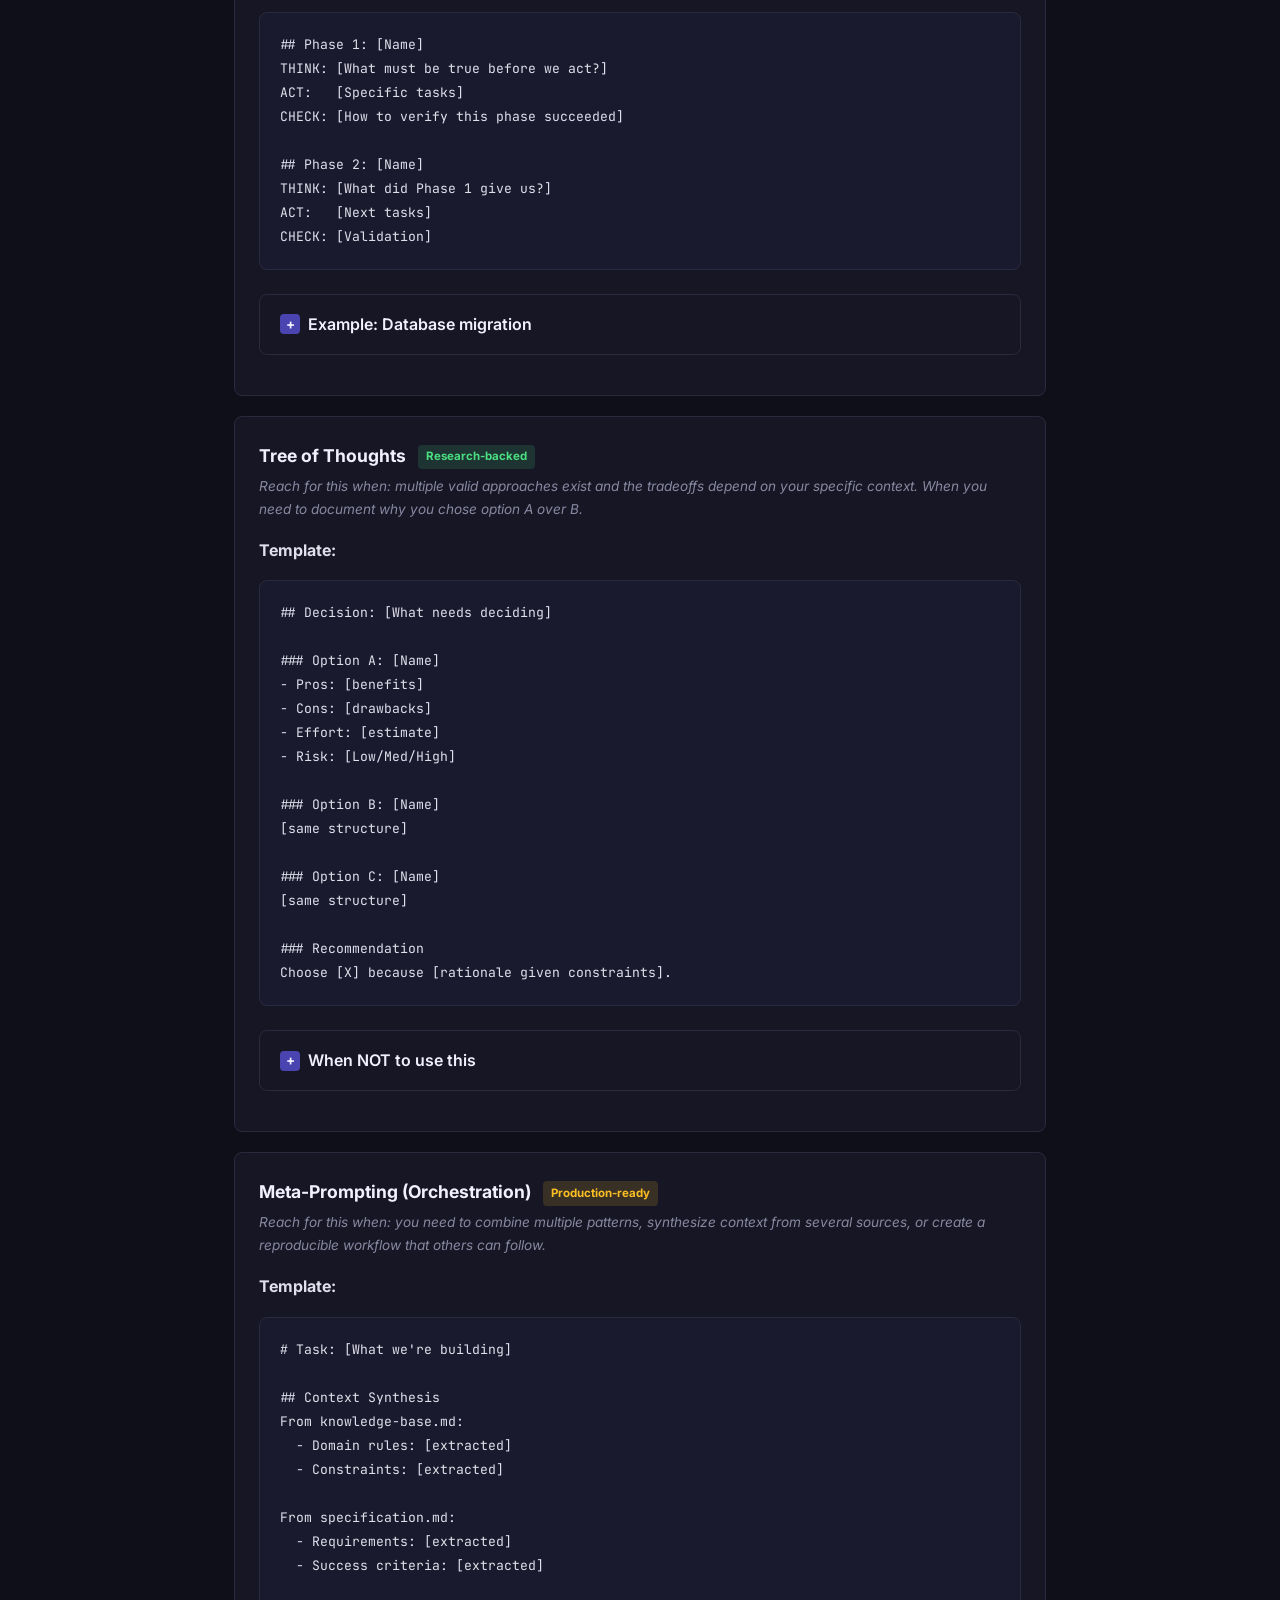
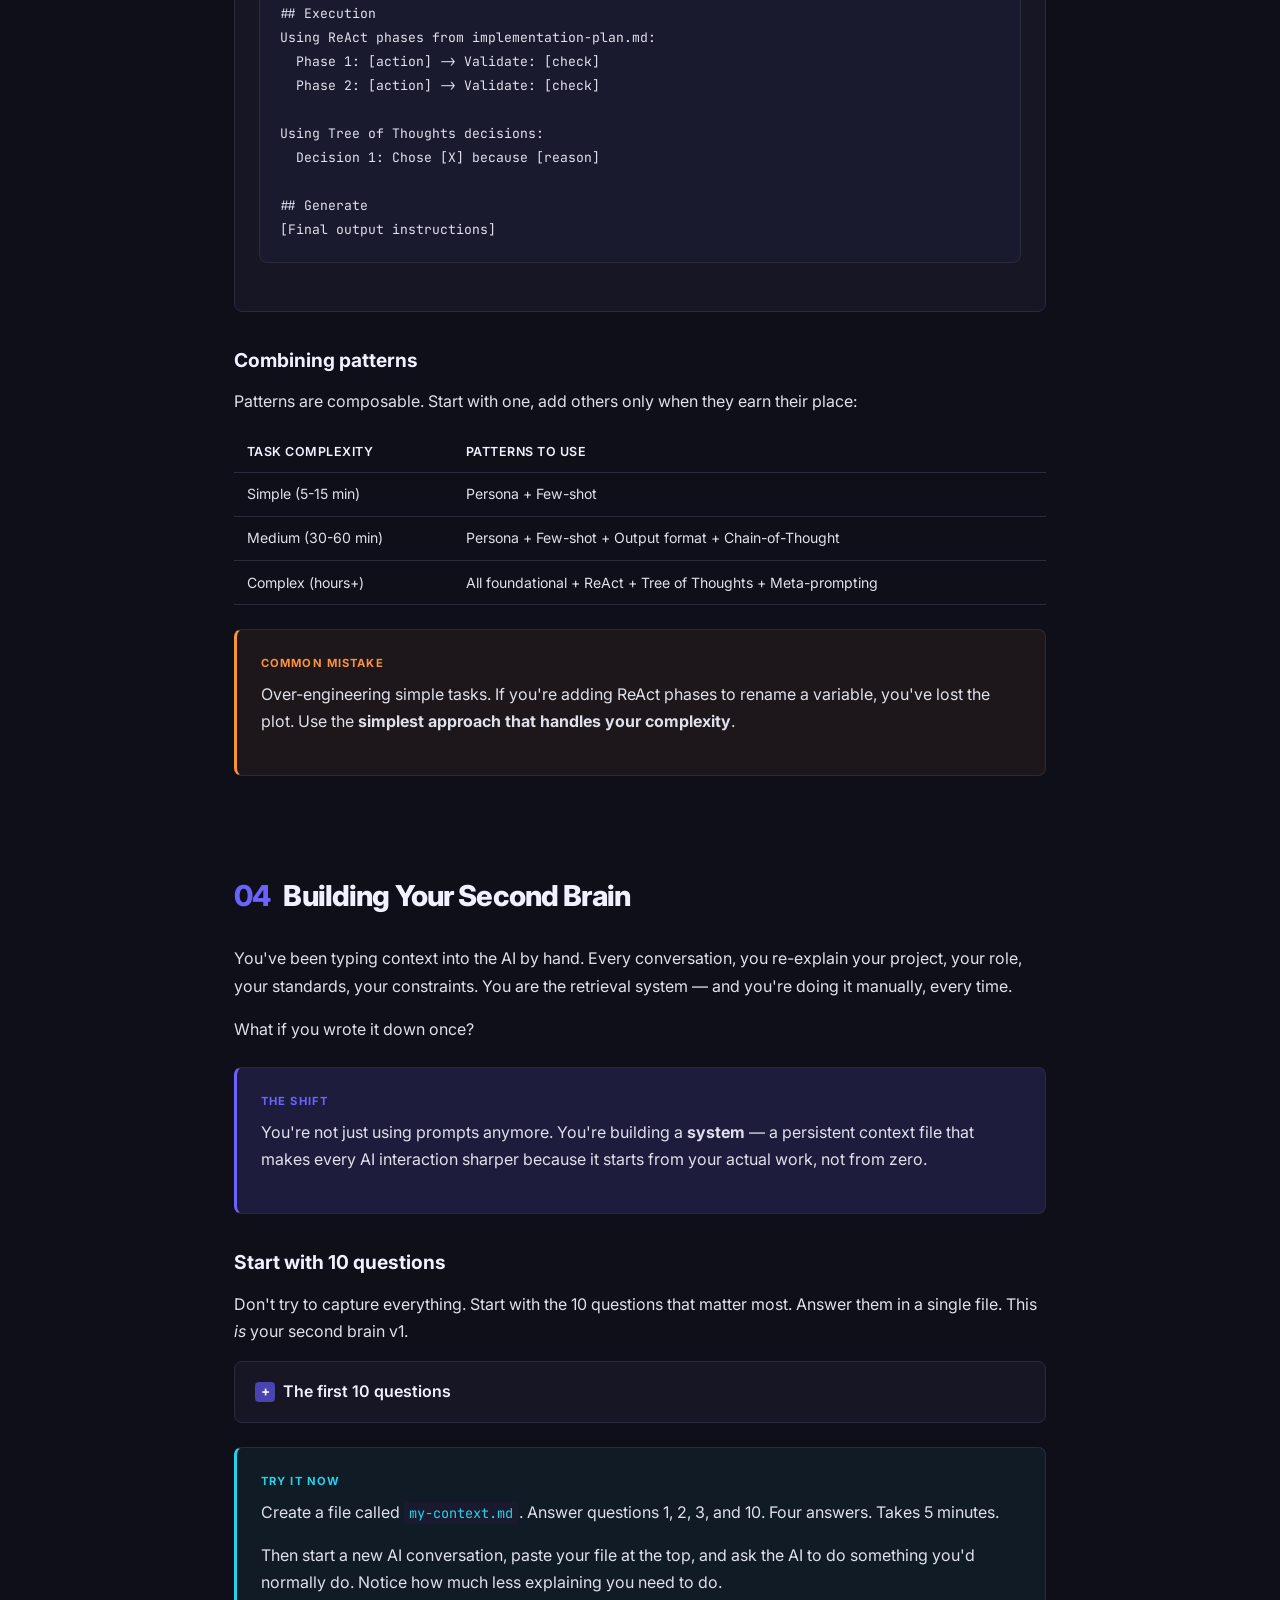
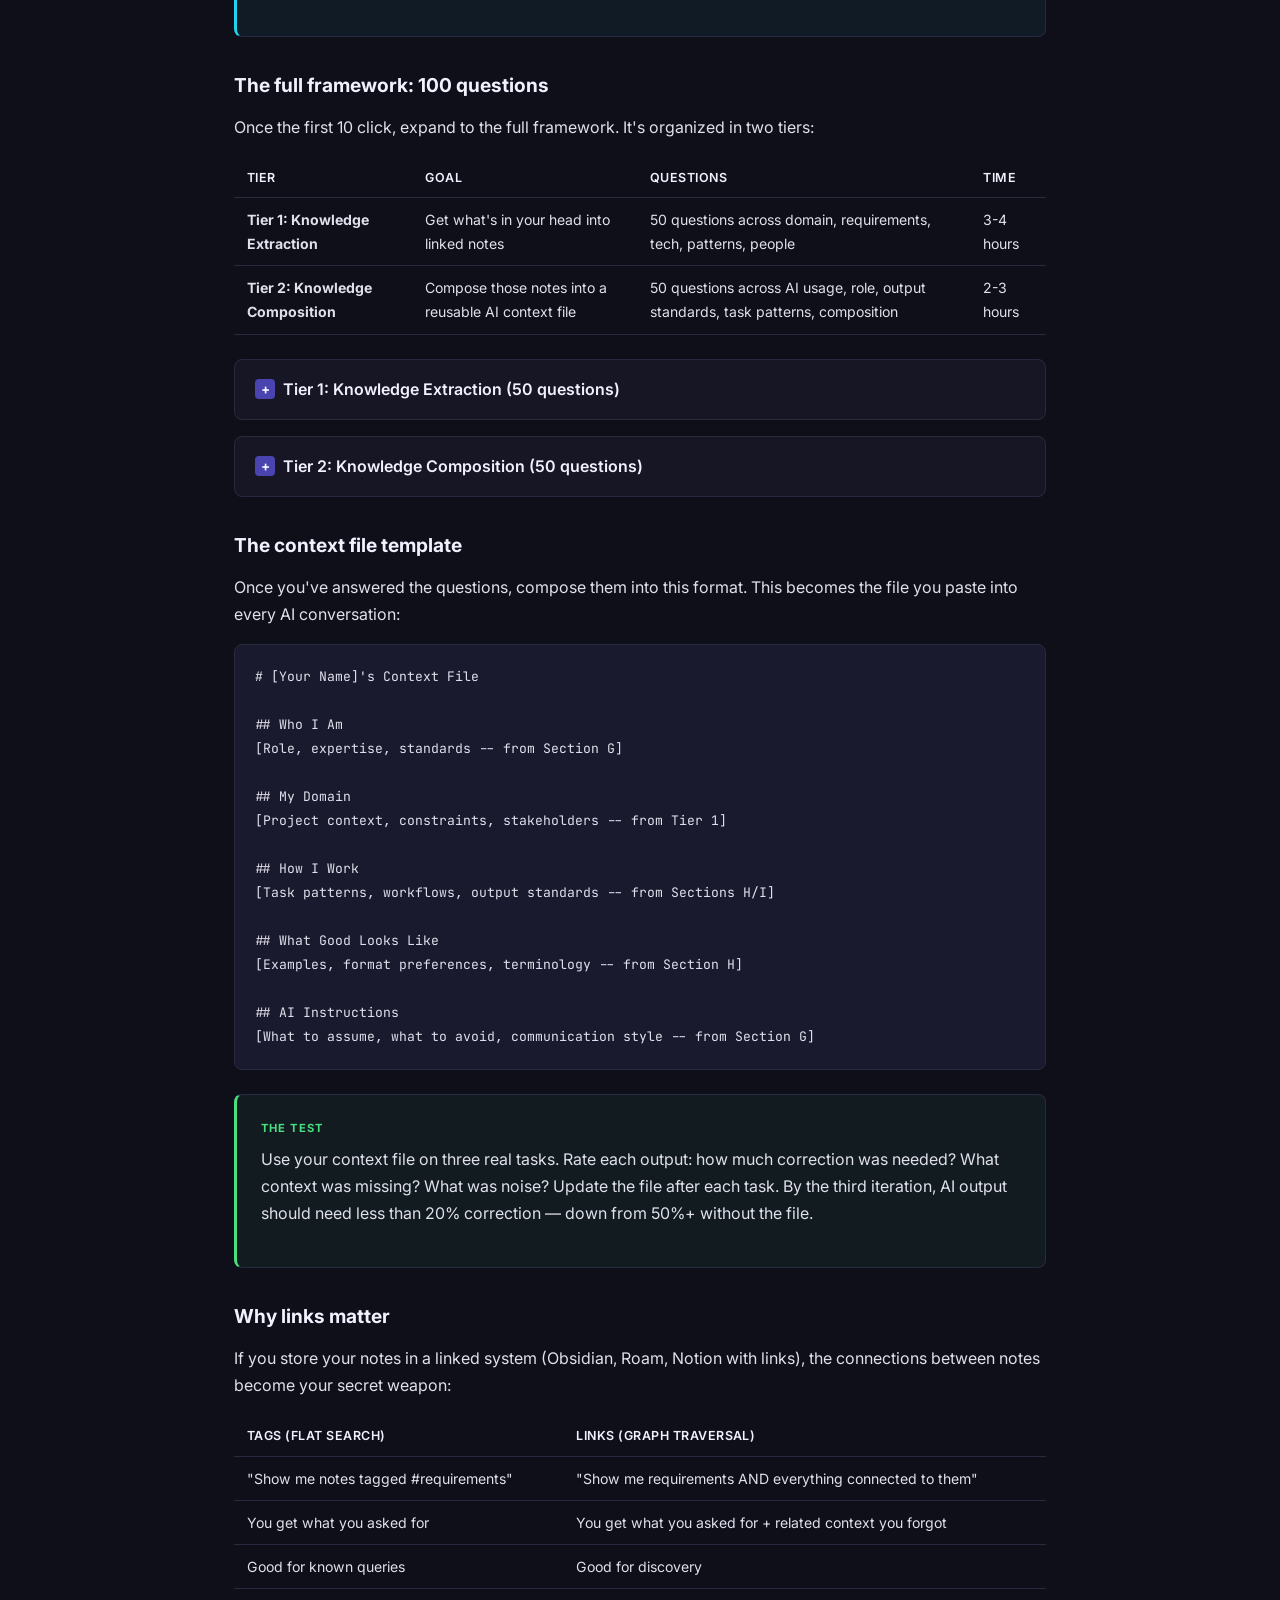
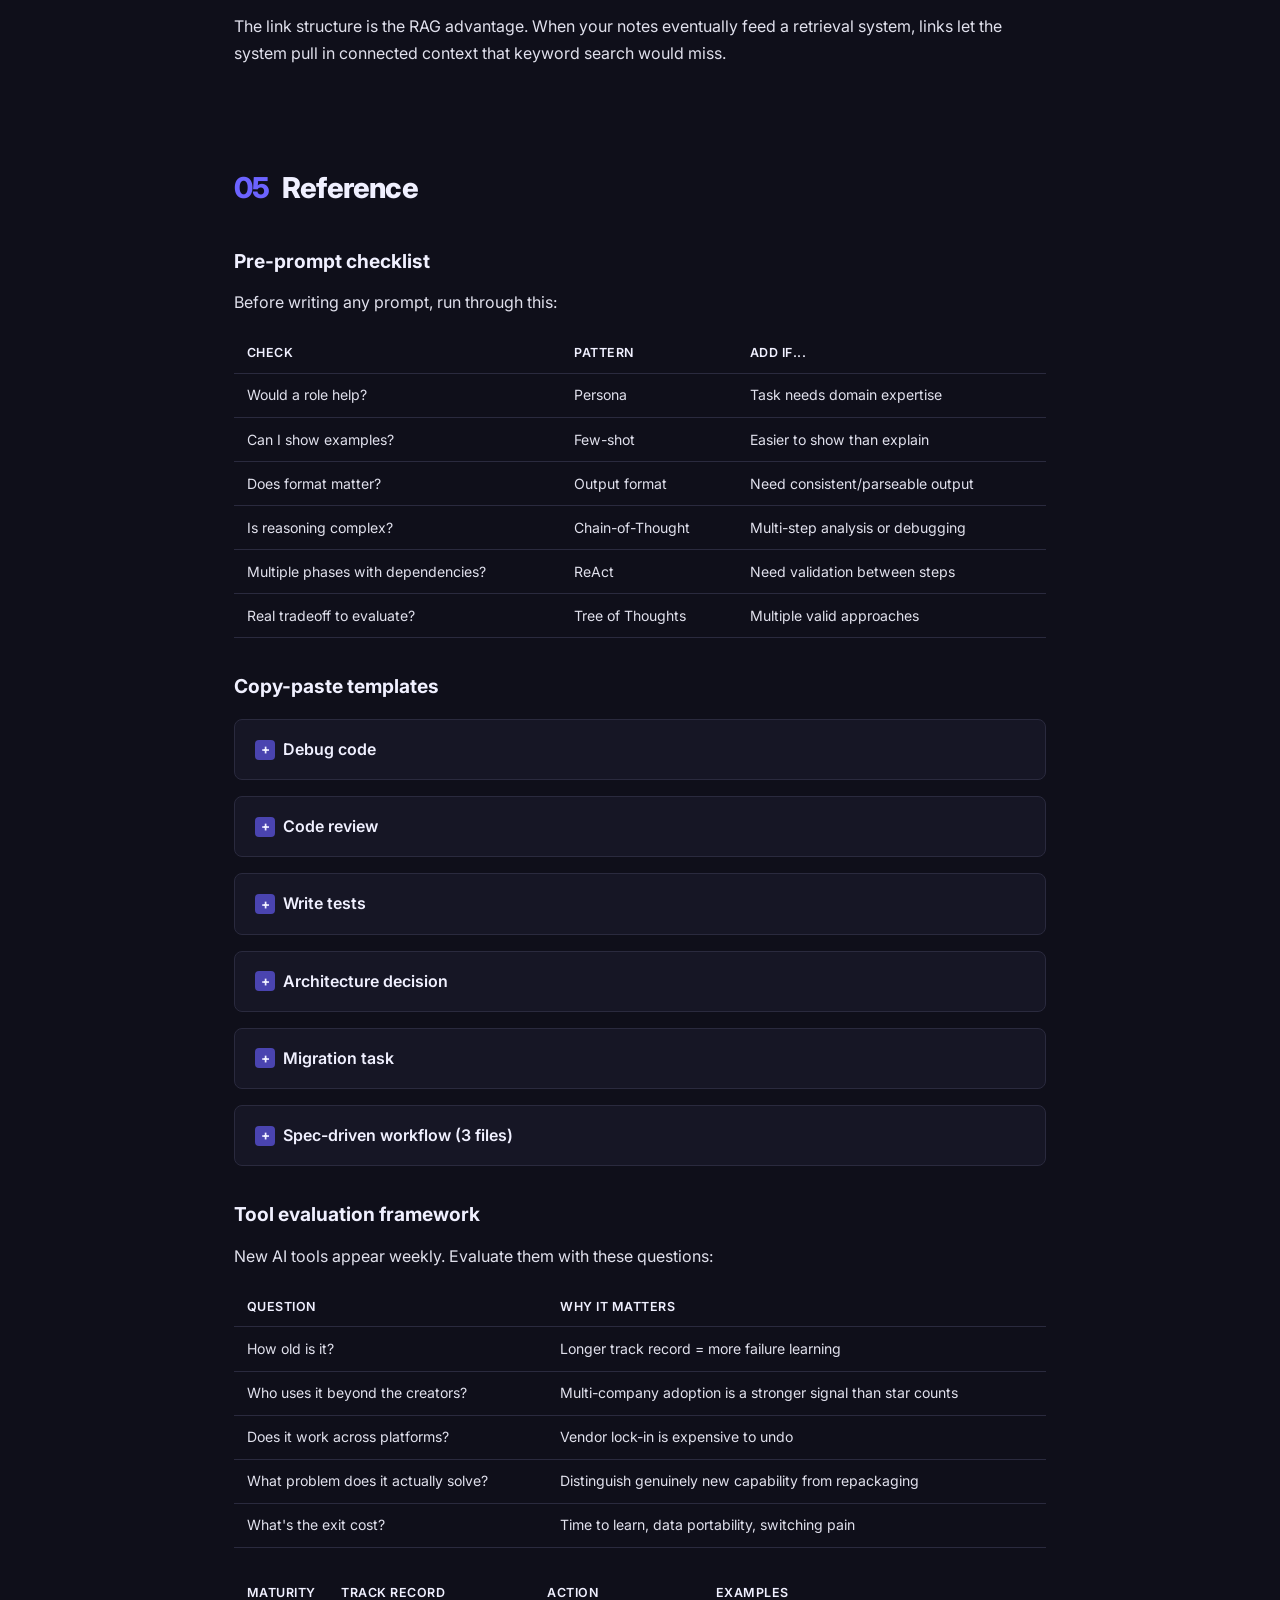
<file: v3.html>
<!DOCTYPE html>
<html lang="en">
<head>
<meta charset="UTF-8">
<meta name="viewport" content="width=device-width, initial-scale=1.0">
<title>The Prompt Engineering Field Guide</title>
<link href="https://fonts.googleapis.com/css2?family=Inter:wght@300;400;500;600;700;800&family=JetBrains+Mono:wght@400;500&display=swap" rel="stylesheet">
<style>
*, *::before, *::after { box-sizing: border-box; margin: 0; padding: 0; }

:root {
  --bg: #0f0f1a;
  --bg-card: #161625;
  --bg-code: #1a1a2e;
  --bg-elevated: #1e1e30;
  --border: #2a2a3e;
  --text: #e0e0ec;
  --text-dim: #8888a0;
  --text-bright: #f0f0ff;
  --accent: #6c63ff;
  --accent-dim: #4a44b0;
  --accent-glow: rgba(108,99,255,0.15);
  --green: #4ade80;
  --yellow: #fbbf24;
  --orange: #fb923c;
  --red: #f87171;
  --cyan: #22d3ee;
  --pink: #f472b6;
}

html { scroll-behavior: smooth; font-size: 16px; }

body {
  font-family: 'Inter', -apple-system, BlinkMacSystemFont, sans-serif;
  background: var(--bg);
  color: var(--text);
  line-height: 1.7;
  -webkit-font-smoothing: antialiased;
}

/* NAV */
nav {
  position: sticky;
  top: 0;
  z-index: 100;
  background: rgba(15,15,26,0.95);
  backdrop-filter: blur(14px);
  border-bottom: 1px solid var(--border);
  padding: 0.6rem 1rem;
}

nav .nav-inner {
  max-width: 1100px;
  margin: 0 auto;
  display: flex;
  align-items: center;
  gap: 1.5rem;
  overflow-x: auto;
  scrollbar-width: none;
}

nav .nav-inner::-webkit-scrollbar { display: none; }

nav .brand {
  font-weight: 700;
  font-size: 0.9rem;
  color: var(--accent);
  white-space: nowrap;
  letter-spacing: -0.02em;
  flex-shrink: 0;
}

nav a {
  color: var(--text-dim);
  text-decoration: none;
  font-size: 0.8rem;
  font-weight: 500;
  white-space: nowrap;
  transition: color 0.2s;
}

nav a:hover, nav a.active { color: var(--text-bright); }

/* LAYOUT */
.container {
  max-width: 860px;
  margin: 0 auto;
  padding: 2rem 1.5rem 6rem;
}

/* SECTIONS */
section { margin-bottom: 4rem; }

h2 {
  font-size: 1.8rem;
  font-weight: 800;
  letter-spacing: -0.03em;
  color: var(--text-bright);
  margin-bottom: 1.5rem;
  padding-top: 2rem;
}

h3 {
  font-size: 1.2rem;
  font-weight: 700;
  color: var(--text-bright);
  margin: 2rem 0 0.75rem;
}

h4 {
  font-size: 1rem;
  font-weight: 600;
  color: var(--accent);
  margin: 1.5rem 0 0.5rem;
}

p { margin-bottom: 1rem; }

/* OPENING — no hero, in media res */
.opening {
  padding: 3.5rem 0 2rem;
  border-bottom: 1px solid var(--border);
  margin-bottom: 3rem;
}

.opening .hook {
  font-size: 1.15rem;
  line-height: 1.8;
  color: var(--text);
  max-width: 720px;
}

.opening .hook strong {
  color: var(--text-bright);
}

.opening .identity-seed {
  margin-top: 1.5rem;
  font-size: 1.05rem;
  color: var(--text-dim);
  border-left: 3px solid var(--accent);
  padding-left: 1rem;
}

.opening .walkaway {
  margin-top: 2rem;
}

.opening .walkaway h3 {
  font-size: 1rem;
  color: var(--accent);
  margin-bottom: 0.75rem;
  text-transform: uppercase;
  letter-spacing: 0.06em;
  font-weight: 600;
}

.opening .walkaway ul {
  list-style: none;
  padding: 0;
}

.opening .walkaway li {
  padding: 0.4rem 0;
  padding-left: 1.5rem;
  position: relative;
  color: var(--text);
}

.opening .walkaway li::before {
  content: '';
  position: absolute;
  left: 0;
  top: 0.85rem;
  width: 8px;
  height: 8px;
  border-radius: 50%;
  background: var(--accent);
}

/* CARDS */
.card {
  background: var(--bg-card);
  border: 1px solid var(--border);
  border-radius: 8px;
  padding: 1.5rem;
  margin: 1.5rem 0;
}

.card.callout {
  border-left: 3px solid var(--accent);
  background: var(--accent-glow);
}

.card.insight {
  border-left: 3px solid var(--green);
  background: rgba(74,222,128,0.06);
}

.card.warning {
  border-left: 3px solid var(--orange);
  background: rgba(251,146,60,0.06);
}

.card.try-it {
  border-left: 3px solid var(--cyan);
  background: rgba(34,211,238,0.06);
}

.card-label {
  font-size: 0.7rem;
  font-weight: 700;
  text-transform: uppercase;
  letter-spacing: 0.1em;
  margin-bottom: 0.5rem;
}

.card.callout .card-label { color: var(--accent); }
.card.insight .card-label { color: var(--green); }
.card.warning .card-label { color: var(--orange); }
.card.try-it .card-label { color: var(--cyan); }

/* CODE */
code {
  font-family: 'JetBrains Mono', monospace;
  font-size: 0.85em;
  background: var(--bg-code);
  padding: 0.15em 0.4em;
  border-radius: 4px;
  color: var(--cyan);
}

pre {
  background: var(--bg-code);
  border: 1px solid var(--border);
  border-radius: 8px;
  padding: 1.25rem;
  overflow-x: auto;
  margin: 1rem 0 1.5rem;
  line-height: 1.5;
}

pre code {
  background: none;
  padding: 0;
  font-size: 0.82rem;
  color: var(--text);
}

/* COMPARISON: BEFORE/AFTER */
.comparison {
  display: grid;
  grid-template-columns: 1fr 1fr;
  gap: 1rem;
  margin: 1.5rem 0;
}

@media (max-width: 700px) {
  .comparison { grid-template-columns: 1fr; }
}

.comparison .before, .comparison .after {
  border-radius: 8px;
  padding: 1.25rem;
  border: 1px solid var(--border);
}

.comparison .before {
  background: rgba(248,113,113,0.06);
  border-color: rgba(248,113,113,0.2);
}

.comparison .after {
  background: rgba(74,222,128,0.06);
  border-color: rgba(74,222,128,0.2);
}

.comparison .label {
  font-size: 0.7rem;
  font-weight: 700;
  text-transform: uppercase;
  letter-spacing: 0.1em;
  margin-bottom: 0.75rem;
}

.comparison .before .label { color: var(--red); }
.comparison .after .label { color: var(--green); }

/* TABLES */
table {
  width: 100%;
  border-collapse: collapse;
  margin: 1rem 0 1.5rem;
  font-size: 0.88rem;
}

th, td {
  padding: 0.6rem 0.8rem;
  text-align: left;
  border-bottom: 1px solid var(--border);
}

th {
  font-weight: 600;
  color: var(--text-bright);
  font-size: 0.78rem;
  text-transform: uppercase;
  letter-spacing: 0.04em;
}

td { color: var(--text); }

tr:hover td { background: rgba(108,99,255,0.04); }

/* COLLAPSIBLE */
details {
  background: var(--bg-card);
  border: 1px solid var(--border);
  border-radius: 8px;
  margin: 1rem 0;
}

details[open] { border-color: var(--accent-dim); }

summary {
  padding: 1rem 1.25rem;
  cursor: pointer;
  font-weight: 600;
  color: var(--text-bright);
  list-style: none;
  display: flex;
  align-items: center;
  gap: 0.5rem;
}

summary::before {
  content: '+';
  display: inline-flex;
  align-items: center;
  justify-content: center;
  width: 20px;
  height: 20px;
  border-radius: 4px;
  background: var(--accent-dim);
  color: var(--text-bright);
  font-size: 0.85rem;
  font-weight: 700;
  flex-shrink: 0;
  transition: transform 0.2s;
}

details[open] summary::before {
  content: '-';
}

summary::-webkit-details-marker { display: none; }

details .details-content {
  padding: 0 1.25rem 1.25rem;
}

/* PATTERN CARD */
.pattern-card {
  background: var(--bg-card);
  border: 1px solid var(--border);
  border-radius: 8px;
  padding: 1.5rem;
  margin: 1.25rem 0;
}

.pattern-card .pattern-name {
  font-size: 1.1rem;
  font-weight: 700;
  color: var(--text-bright);
  margin-bottom: 0.25rem;
}

.pattern-card .pattern-when {
  font-size: 0.85rem;
  color: var(--text-dim);
  margin-bottom: 1rem;
  font-style: italic;
}

/* TIER BADGES */
.tier { display: inline-block; font-size: 0.72rem; font-weight: 700; padding: 0.15rem 0.5rem; border-radius: 4px; margin-left: 0.5rem; vertical-align: middle; }
.tier-1 { background: rgba(74,222,128,0.15); color: var(--green); }
.tier-2 { background: rgba(251,191,36,0.15); color: var(--yellow); }
.tier-3 { background: rgba(251,146,60,0.15); color: var(--orange); }

/* LISTS */
ul, ol { margin: 0.5rem 0 1rem 1.25rem; }
li { margin-bottom: 0.3rem; }

/* FOOTER */
footer {
  text-align: center;
  padding: 3rem 1rem;
  border-top: 1px solid var(--border);
  color: var(--text-dim);
  font-size: 0.85rem;
}

footer a {
  color: var(--accent);
  text-decoration: none;
}

footer a:hover { text-decoration: underline; }

/* RESPONSIVE */
@media (max-width: 600px) {
  .container { padding: 1rem 1rem 4rem; }
  h2 { font-size: 1.4rem; }
  .opening .hook { font-size: 1rem; }
  pre { padding: 1rem; font-size: 0.78rem; }
  table { font-size: 0.8rem; }
  th, td { padding: 0.4rem 0.5rem; }
}

/* SCROLL PROGRESS */
.progress-bar {
  position: fixed;
  top: 0;
  left: 0;
  height: 2px;
  background: var(--accent);
  z-index: 200;
  transition: width 0.1s;
}

/* SECTION NUMBERS */
.section-num {
  color: var(--accent);
  font-weight: 800;
  margin-right: 0.5rem;
}

/* SMOOTH LINKS */
a { color: var(--accent); text-decoration: none; }
a:hover { text-decoration: underline; }

/* FLOWCHART */
.flowchart {
  background: var(--bg-card);
  border: 1px solid var(--border);
  border-radius: 8px;
  padding: 1.5rem;
  margin: 1.5rem 0;
  font-family: 'JetBrains Mono', monospace;
  font-size: 0.82rem;
  line-height: 1.8;
  color: var(--text-dim);
}

.flowchart strong { color: var(--text-bright); }
</style>
</head>
<body>

<div class="progress-bar" id="progress"></div>

<nav>
  <div class="nav-inner">
    <span class="brand">Field Guide</span>
    <a href="#the-gap">The Gap</a>
    <a href="#three-approaches">Three Approaches</a>
    <a href="#pattern-library">Patterns</a>
    <a href="#second-brain">Second Brain</a>
    <a href="#reference">Reference</a>
  </div>
</nav>

<div class="container">

<!-- ====== OPENING: IN MEDIA RES ====== -->
<div class="opening">
  <div class="hook">
    <p>Last month I watched a senior engineer spend four hours writing a Kafka consumer test. He had the codebase open, the docs bookmarked, the requirements in his head. Four hours.</p>
    <p>His teammate sat down the next morning, pasted a structured prompt into Claude, and had the same test — passing, edge cases covered — <strong>in twelve minutes</strong>.</p>
    <p>Same engineer level. Same codebase. Same deadline. The difference was not talent, not tools, not luck. <strong>The difference was the prompt.</strong></p>
  </div>

  <div class="identity-seed">
    You already know how to prompt. You do it every time you write a Jira ticket, a code review comment, or a Slack message to your team lead. You just don't do it <em>systematically</em> yet.
  </div>

  <div class="walkaway">
    <h3>What you'll walk away with</h3>
    <ul>
      <li>A pattern library you can use tomorrow — not theory, templates you copy and paste</li>
      <li>The ability to look at any prompt and know exactly why it works or doesn't</li>
      <li>A personal "second brain" context file that makes every AI interaction sharper</li>
      <li>A decision framework for when to freestyle, when to structure, and when to go full spec-driven</li>
    </ul>
  </div>
</div>

<!-- ====== PART 1: THE GAP ====== -->
<section id="the-gap">
<h2><span class="section-num">01</span> The Gap</h2>

<p>Before we talk about patterns, you need to <em>feel</em> the problem. Theory is easy to dismiss. Experience isn't.</p>

<div class="card try-it">
  <div class="card-label">Try it now</div>
  <p><strong>Open your AI tool — ChatGPT, Claude, Copilot, whatever you use.</strong></p>
  <p>Type this prompt and save the output:</p>
  <pre><code>Write a Python function that validates email addresses.</code></pre>
  <p>Don't overthink it. Just type and send. Save what comes back.</p>
</div>

<p>Now try this one. Same task. Different prompt:</p>

<pre><code>You are a senior Python developer building a user registration API.

Write an email validation function with these requirements:
- Must handle edge cases: plus-addressing (user+tag@domain),
  international domains, and subdomains
- Return a typed result (valid/invalid) with specific error reasons
- Include type hints and follow PEP 8

Example input/output:
  validate_email("user@example.com") -> ValidationResult(valid=True)
  validate_email("user@") -> ValidationResult(valid=False, error="Missing domain")
  validate_email("user+tag@sub.example.co.uk") -> ValidationResult(valid=True)

Constraints:
- Do NOT use the 're' module for the core logic
- Must handle at least 5 explicit edge cases
- Include docstring with usage examples</code></pre>

<div class="card insight">
  <div class="card-label">What just happened</div>
  <p>Same AI. Same model. Same task. The second output is more specific, more tested, more <em>usable</em>. The difference is not what the AI knows — it's what <strong>you gave it to work with</strong>.</p>
  <p>This is the only principle in prompt engineering. Everything else — every pattern, every technique, every framework — is just a different way of getting the right context in front of the AI faster.</p>
</div>

<h3>The three intuitions</h3>

<p>There are three things that explain every AI interaction you'll ever have:</p>

<table>
  <tr>
    <th>Intuition</th>
    <th>What it means</th>
    <th>You already know this because...</th>
  </tr>
  <tr>
    <td><strong>Context is everything</strong></td>
    <td>The AI completes patterns from what you give it. More relevant context = better output.</td>
    <td>You've seen a vague Jira ticket produce vague work. Same thing.</td>
  </tr>
  <tr>
    <td><strong>Structure gets rewarded</strong></td>
    <td>Organized input produces organized output. The model was trained to respect structure.</td>
    <td>A well-formatted code review gets better responses than a wall of text.</td>
  </tr>
  <tr>
    <td><strong>You are the retrieval system</strong></td>
    <td>Every AI interaction is: retrieve context, assemble it, generate output. The question is always: who's doing the retrieval?</td>
    <td>When you re-explain your project to the AI every conversation, you're doing retrieval by hand.</td>
  </tr>
</table>

<p>These three ideas explain RAG, LLMs, RLHF, and every enterprise AI platform. The names don't matter yet. The intuitions do.</p>

<p>Now: what happens when you apply them <em>systematically</em>?</p>

</section>

<!-- ====== PART 2: THREE APPROACHES ====== -->
<section id="three-approaches">
<h2><span class="section-num">02</span> Three Approaches</h2>

<p>Not every task deserves the same level of prompt engineering. Sending a four-file spec-driven workflow to fix a typo is like using a crane to hang a picture frame.</p>

<p>The question isn't "which approach is best?" It's: <strong>what are the stakes?</strong></p>

<div class="flowchart">
  <strong>Is this a simple, one-off task?</strong><br>
  &nbsp;&nbsp;Yes &rarr; Freestyle. Just type and send.<br>
  &nbsp;&nbsp;No &darr;<br><br>
  <strong>Will you do this task again? Does quality matter?</strong><br>
  &nbsp;&nbsp;Yes &rarr; Systematic prompt. Add patterns.<br>
  &nbsp;&nbsp;No &darr;<br><br>
  <strong>Is this complex, multi-step, or high-stakes?</strong><br>
  &nbsp;&nbsp;Yes &rarr; Spec-driven. Multiple files, structured workflow.<br>
</div>

<h3>Approach 1: Freestyle</h3>

<p>Just talk to the AI. No structure, no patterns, no ceremony. This is how most people use AI tools most of the time.</p>

<div class="card">
  <p><strong>When to use it:</strong> Quick questions, brainstorming, throwaway tasks, anything you'd delete in an hour.</p>
  <p><strong>When to stop using it:</strong> The moment you find yourself re-explaining context, correcting output, or doing the same task twice.</p>
</div>

<h3>Approach 2: Systematic prompts</h3>

<p>Apply named patterns — persona, few-shot, chain-of-thought, output format — to a single prompt. This is the backbone of daily prompt engineering.</p>

<div class="comparison">
  <div class="before">
    <div class="label">Freestyle</div>
    <pre><code>Help me review this pull request.</code></pre>
    <p style="font-size:0.85rem; color:var(--text-dim);">Generic feedback. Misses project conventions. You end up doing the review anyway.</p>
  </div>
  <div class="after">
    <div class="label">Systematic</div>
    <pre><code>You are a senior code reviewer
focused on maintainability.

Review this PR against these criteria:
- Error handling completeness
- Test coverage for edge cases
- Naming conventions (camelCase)

Flag severity: MUST FIX / SHOULD FIX / NIT

Example:
MUST FIX: Missing null check on line 42.
  userService.getUser() can return null
  but is used without guard.

PR diff:
[paste diff]</code></pre>
    <p style="font-size:0.85rem; color:var(--text-dim);">Specific, actionable, consistently formatted. Catches things you'd miss at 4pm on a Friday.</p>
  </div>
</div>

<h3>Approach 3: Spec-driven</h3>

<p>For complex, multi-step work: separate your knowledge, your requirements, and your execution plan into distinct files. Feed them to the AI in order. This is how teams ship AI-assisted production code at scale.</p>

<div class="card">
  <p><strong>The three files:</strong></p>
  <table>
    <tr><th>File</th><th>Contains</th><th>Reusable?</th></tr>
    <tr><td><code>knowledge-base.md</code></td><td>Domain context, architecture decisions, constraints, terminology</td><td>Yes — project-level</td></tr>
    <tr><td><code>specification.md</code></td><td>This feature's requirements, acceptance criteria, edge cases</td><td>No — feature-level</td></tr>
    <tr><td><code>implementation-plan.md</code></td><td>Phased execution, dependencies, validation checkpoints</td><td>No — task-level</td></tr>
  </table>
  <p style="font-size:0.88rem;">The knowledge base is write-once, use-forever. You build it on day one and every future spec inherits it.</p>
</div>

<h3>How the industry uses these</h3>

<p>These aren't invented categories. They map to real production practices:</p>

<table>
  <tr>
    <th>Approach</th>
    <th>Industry equivalent</th>
    <th>Maturity</th>
  </tr>
  <tr>
    <td>Freestyle</td>
    <td>Ad-hoc ChatGPT/Copilot usage</td>
    <td><span class="tier tier-1">Universal</span></td>
  </tr>
  <tr>
    <td>Systematic</td>
    <td>ADRs + <code>.github/copilot-instructions.md</code></td>
    <td><span class="tier tier-1">10+ years</span></td>
  </tr>
  <tr>
    <td>Spec-driven</td>
    <td>GitHub spec-kit, Kiro, structured file workflows</td>
    <td><span class="tier tier-3">Experimental</span></td>
  </tr>
</table>

<div class="card callout">
  <div class="card-label">The honest take</div>
  <p>Systematic prompts (ADRs + config files) are <strong>proven at scale</strong> across Microsoft, AWS, Google, Netflix, and Spotify. Spec-driven workflows are newer and less battle-tested. Both work. The question is maintenance overhead versus task complexity.</p>
  <p>Use the simplest approach that handles your complexity. Escalate when you need to, not before.</p>
</div>

<p>So what exactly are these "patterns" that turn freestyle into systematic? That's Part 3.</p>

</section>

<!-- ====== PART 3: PATTERN LIBRARY ====== -->
<section id="pattern-library">
<h2><span class="section-num">03</span> The Pattern Library</h2>

<p>Every effective prompt is built from a small set of composable patterns. You don't need to memorize them — you need to recognize when to reach for each one.</p>

<p>Think of them like tools in a toolbox. A hammer is not better than a screwdriver. But using a hammer on a screw will ruin your day.</p>

<h3>Foundational Patterns</h3>
<p>These four cover 80% of daily prompt engineering work. Master them before touching anything advanced.</p>

<!-- PERSONA -->
<div class="pattern-card">
  <div class="pattern-name">Persona Pattern <span class="tier tier-1">Proven</span></div>
  <div class="pattern-when">Reach for this when: you need domain expertise, consistent tone, or a specific frame of reference.</div>

  <p><strong>Template:</strong></p>
  <pre><code>You are [role] with [specific expertise].
Your focus areas include [domains].
[Task]</code></pre>

  <div class="comparison">
    <div class="before">
      <div class="label">Without persona</div>
      <pre><code>Explain this database schema.</code></pre>
    </div>
    <div class="after">
      <div class="label">With persona</div>
      <pre><code>You are a database architect
specializing in high-throughput
transactional systems.

Explain this schema, focusing on:
- Indexing strategy
- Query performance implications
- Normalization tradeoffs</code></pre>
    </div>
  </div>

  <details>
    <summary>Why it works</summary>
    <div class="details-content">
      <p>The persona activates a specific region of the model's training data. "You are a database architect" isn't role-play — it biases the model toward responses that database architects in the training data would produce. The more specific your persona, the more targeted the activation.</p>
      <p><strong>Source:</strong> White et al. (2023), "A Prompt Pattern Catalog" — arXiv 2302.11382</p>
    </div>
  </details>
</div>

<!-- FEW-SHOT -->
<div class="pattern-card">
  <div class="pattern-name">Few-Shot Pattern <span class="tier tier-1">Proven</span></div>
  <div class="pattern-when">Reach for this when: showing is faster than explaining. When you have a transformation rule or format that's hard to describe but easy to demonstrate.</div>

  <p><strong>Template:</strong></p>
  <pre><code>Transform inputs using these examples:

Example 1:
  Input: [example input]
  Output: [example output]

Example 2:
  Input: [example input]
  Output: [example output]

Now transform:
  Input: [your actual input]</code></pre>

  <div class="comparison">
    <div class="before">
      <div class="label">Without examples</div>
      <pre><code>Convert these Java imports
to the new namespace.</code></pre>
    </div>
    <div class="after">
      <div class="label">With examples</div>
      <pre><code>Convert imports using these rules:

Example:
  Before: import javax.validation.Valid;
  After:  import jakarta.validation.Valid;

Example:
  Before: import javax.servlet.http.*;
  After:  import jakarta.servlet.http.*;

Now convert:
  import javax.persistence.Entity;</code></pre>
    </div>
  </div>

  <details>
    <summary>Why it works</summary>
    <div class="details-content">
      <p>Two to three examples establish a pattern more reliably than a paragraph of instructions. The model extracts the transformation rule from your examples and applies it consistently. More than three examples rarely helps — diminishing returns set in fast.</p>
      <p><strong>Source:</strong> Brown et al. (2020), "Language Models are Few-Shot Learners" — GPT-3 paper</p>
    </div>
  </details>
</div>

<!-- CHAIN OF THOUGHT -->
<div class="pattern-card">
  <div class="pattern-name">Chain-of-Thought <span class="tier tier-1">Proven</span></div>
  <div class="pattern-when">Reach for this when: the task requires multi-step reasoning, debugging, or analysis where you need to see (and verify) the logic.</div>

  <p><strong>Template:</strong></p>
  <pre><code>Solve this step by step:

1. First, analyze [aspect]
2. Then, evaluate [aspect]
3. Next, consider [aspect]
4. Finally, recommend [action]

Show your reasoning for each step.</code></pre>

  <div class="comparison">
    <div class="before">
      <div class="label">Without CoT</div>
      <pre><code>Why is this API slow?</code></pre>
    </div>
    <div class="after">
      <div class="label">With CoT</div>
      <pre><code>Debug this API latency issue
step by step:

1. Check the query execution plan
2. Identify N+1 query patterns
3. Evaluate connection pool config
4. Check for missing indexes
5. Review payload size

Show reasoning for each step.

Endpoint: GET /api/users
Avg response: 2.3s
Expected: <200ms</code></pre>
    </div>
  </div>

  <details>
    <summary>Why it works</summary>
    <div class="details-content">
      <p>Forcing the model to reason step-by-step reduces errors on complex tasks by 10-30% in research benchmarks. More importantly for you: it makes errors <em>visible</em>. When you can see the reasoning, you can catch where it went wrong and correct course instead of getting a confidently wrong final answer.</p>
      <p><strong>Source:</strong> Wei et al. (2022), "Chain-of-Thought Prompting Elicits Reasoning in Large Language Models" — arXiv 2201.11903</p>
    </div>
  </details>
</div>

<!-- OUTPUT FORMAT / TEMPLATE -->
<div class="pattern-card">
  <div class="pattern-name">Output Format (Template) Pattern <span class="tier tier-1">Proven</span></div>
  <div class="pattern-when">Reach for this when: you need consistent, parseable, or copy-paste-ready output. When the format matters as much as the content.</div>

  <p><strong>Template:</strong></p>
  <pre><code>Respond in this exact format:

## Summary
[2-3 sentences]

## Changes Required
- [ ] Change 1: [description]
- [ ] Change 2: [description]

## Risk Assessment
| Risk | Severity | Mitigation |
|------|----------|------------|
| ...  | ...      | ...        |</code></pre>

  <details>
    <summary>Why it works</summary>
    <div class="details-content">
      <p>The model was trained on millions of interactions where humans preferred structured responses to structured requests. When you provide a template, you're working <em>with</em> the model's training, not against it. The output almost always mirrors the structure you provide.</p>
    </div>
  </details>
</div>

<h3>Advanced Patterns</h3>
<p>Use these when foundational patterns aren't enough. If your task has dependencies between steps, multiple valid approaches, or requires orchestrating several concerns at once.</p>

<!-- ReAct -->
<div class="pattern-card">
  <div class="pattern-name">ReAct Pattern <span class="tier tier-1">Research-backed</span></div>
  <div class="pattern-when">Reach for this when: you have multi-phase work where each phase depends on the previous one, and you need validation checkpoints between steps.</div>

  <p><strong>Template:</strong></p>
  <pre><code>## Phase 1: [Name]
THINK: [What must be true before we act?]
ACT:   [Specific tasks]
CHECK: [How to verify this phase succeeded]

## Phase 2: [Name]
THINK: [What did Phase 1 give us?]
ACT:   [Next tasks]
CHECK: [Validation]</code></pre>

  <details>
    <summary>Example: Database migration</summary>
    <div class="details-content">
      <pre><code>## Phase 1: Schema Backup
THINK: Must have rollback before any DDL changes
ACT:   pg_dump --schema-only > backup_schema.sql
CHECK: Backup file exists and is non-empty

## Phase 2: Add New Columns
THINK: Schema backup confirmed, safe to alter
ACT:   ALTER TABLE users ADD COLUMN email_verified BOOLEAN DEFAULT FALSE;
CHECK: \d users shows new column, existing data intact

## Phase 3: Backfill Data
THINK: Column exists, now populate from legacy flag
ACT:   UPDATE users SET email_verified = (status = 'verified');
CHECK: SELECT COUNT(*) WHERE email_verified IS NULL = 0</code></pre>
      <p><strong>Source:</strong> Yao et al. (2022), "ReAct: Synergizing Reasoning and Acting in Language Models"</p>
    </div>
  </details>
</div>

<!-- Tree of Thoughts -->
<div class="pattern-card">
  <div class="pattern-name">Tree of Thoughts <span class="tier tier-1">Research-backed</span></div>
  <div class="pattern-when">Reach for this when: multiple valid approaches exist and the tradeoffs depend on your specific context. When you need to document <em>why</em> you chose option A over B.</div>

  <p><strong>Template:</strong></p>
  <pre><code>## Decision: [What needs deciding]

### Option A: [Name]
- Pros: [benefits]
- Cons: [drawbacks]
- Effort: [estimate]
- Risk: [Low/Med/High]

### Option B: [Name]
[same structure]

### Option C: [Name]
[same structure]

### Recommendation
Choose [X] because [rationale given constraints].</code></pre>

  <details>
    <summary>When NOT to use this</summary>
    <div class="details-content">
      <p>Don't force Tree of Thoughts when only one reasonable approach exists. Manufacturing fake alternatives wastes time and dilutes the real analysis. If the answer is obvious, just do it.</p>
      <p><strong>Source:</strong> Yao et al. (2023), "Tree of Thoughts: Deliberate Problem Solving with Large Language Models"</p>
    </div>
  </details>
</div>

<!-- Meta-prompting -->
<div class="pattern-card">
  <div class="pattern-name">Meta-Prompting (Orchestration) <span class="tier tier-2">Production-ready</span></div>
  <div class="pattern-when">Reach for this when: you need to combine multiple patterns, synthesize context from several sources, or create a reproducible workflow that others can follow.</div>

  <p><strong>Template:</strong></p>
  <pre><code># Task: [What we're building]

## Context Synthesis
From knowledge-base.md:
  - Domain rules: [extracted]
  - Constraints: [extracted]

From specification.md:
  - Requirements: [extracted]
  - Success criteria: [extracted]

## Execution
Using ReAct phases from implementation-plan.md:
  Phase 1: [action] -> Validate: [check]
  Phase 2: [action] -> Validate: [check]

Using Tree of Thoughts decisions:
  Decision 1: Chose [X] because [reason]

## Generate
[Final output instructions]</code></pre>
</div>

<h3>Combining patterns</h3>

<p>Patterns are composable. Start with one, add others only when they earn their place:</p>

<table>
  <tr>
    <th>Task complexity</th>
    <th>Patterns to use</th>
  </tr>
  <tr>
    <td>Simple (5-15 min)</td>
    <td>Persona + Few-shot</td>
  </tr>
  <tr>
    <td>Medium (30-60 min)</td>
    <td>Persona + Few-shot + Output format + Chain-of-Thought</td>
  </tr>
  <tr>
    <td>Complex (hours+)</td>
    <td>All foundational + ReAct + Tree of Thoughts + Meta-prompting</td>
  </tr>
</table>

<div class="card warning">
  <div class="card-label">Common mistake</div>
  <p>Over-engineering simple tasks. If you're adding ReAct phases to rename a variable, you've lost the plot. Use the <strong>simplest approach that handles your complexity</strong>.</p>
</div>

</section>

<!-- ====== PART 4: SECOND BRAIN ====== -->
<section id="second-brain">
<h2><span class="section-num">04</span> Building Your Second Brain</h2>

<p>You've been typing context into the AI by hand. Every conversation, you re-explain your project, your role, your standards, your constraints. You are the retrieval system — and you're doing it manually, every time.</p>

<p>What if you wrote it down once?</p>

<div class="card callout">
  <div class="card-label">The shift</div>
  <p>You're not just using prompts anymore. You're building a <strong>system</strong> — a persistent context file that makes every AI interaction sharper because it starts from your actual work, not from zero.</p>
</div>

<h3>Start with 10 questions</h3>

<p>Don't try to capture everything. Start with the 10 questions that matter most. Answer them in a single file. This <em>is</em> your second brain v1.</p>

<details>
  <summary>The first 10 questions</summary>
  <div class="details-content">
    <ol>
      <li>What project are you working on right now?</li>
      <li>In one sentence, what does it do and who is it for?</li>
      <li>What's the tech stack?</li>
      <li>What are the 3 biggest constraints you work within?</li>
      <li>What does "done" look like for your typical work items?</li>
      <li>What mistakes do people make repeatedly on your project?</li>
      <li>What do you wish the AI already knew about your work?</li>
      <li>What output format do you prefer? (bullet points, tables, prose, code?)</li>
      <li>What should the AI <em>never</em> assume about your work?</li>
      <li>What's the one thing you re-explain in every AI conversation?</li>
    </ol>
  </div>
</details>

<div class="card try-it">
  <div class="card-label">Try it now</div>
  <p>Create a file called <code>my-context.md</code>. Answer questions 1, 2, 3, and 10. Four answers. Takes 5 minutes.</p>
  <p>Then start a new AI conversation, paste your file at the top, and ask the AI to do something you'd normally do. Notice how much less explaining you need to do.</p>
</div>

<h3>The full framework: 100 questions</h3>

<p>Once the first 10 click, expand to the full framework. It's organized in two tiers:</p>

<table>
  <tr>
    <th>Tier</th>
    <th>Goal</th>
    <th>Questions</th>
    <th>Time</th>
  </tr>
  <tr>
    <td><strong>Tier 1: Knowledge Extraction</strong></td>
    <td>Get what's in your head into linked notes</td>
    <td>50 questions across domain, requirements, tech, patterns, people</td>
    <td>3-4 hours</td>
  </tr>
  <tr>
    <td><strong>Tier 2: Knowledge Composition</strong></td>
    <td>Compose those notes into a reusable AI context file</td>
    <td>50 questions across AI usage, role, output standards, task patterns, composition</td>
    <td>2-3 hours</td>
  </tr>
</table>

<details>
  <summary>Tier 1: Knowledge Extraction (50 questions)</summary>
  <div class="details-content">
    <h4>Section A: Domain Context</h4>
    <ol>
      <li>What project/product are you working on right now?</li>
      <li>In one sentence, what does it do and who is it for?</li>
      <li>What's the business problem it solves?</li>
      <li>Who are the main stakeholders and what do they care about?</li>
      <li>What's the current state vs. the desired state?</li>
      <li>What are the 3 biggest constraints you work within?</li>
      <li>What decisions have already been made that you can't change?</li>
      <li>What's the history? Why does it look the way it does?</li>
      <li>What would a new team member need to understand in their first week?</li>
      <li>What do people outside your team consistently misunderstand about your domain?</li>
    </ol>

    <h4>Section B: Requirements & Standards</h4>
    <ol start="11">
      <li>What does "done" look like for typical work items?</li>
      <li>What's the definition of quality in your context?</li>
      <li>What are the non-negotiable requirements?</li>
      <li>What are the "nice to haves" vs "must haves"?</li>
      <li>What approval processes exist and who's involved?</li>
      <li>What documentation standards do you follow?</li>
      <li>What testing/validation is required before shipping?</li>
      <li>What are the common acceptance criteria patterns?</li>
      <li>What gets work items rejected or sent back?</li>
      <li>What does your QA/review process actually check?</li>
    </ol>

    <h4>Section C: Technical Context</h4>
    <ol start="21">
      <li>What's the tech stack?</li>
      <li>What integrations or dependencies exist?</li>
      <li>What are the known technical constraints?</li>
      <li>What's fragile or risky to change?</li>
      <li>What environments exist?</li>
      <li>What data is involved and where does it live?</li>
      <li>What are the common technical gotchas?</li>
      <li>What's the deployment/release process?</li>
      <li>What monitoring or observability exists?</li>
      <li>What technical debt are you carrying?</li>
    </ol>

    <h4>Section D: Patterns & Anti-Patterns</h4>
    <ol start="31">
      <li>What's a well-written work item in your context? (give an example)</li>
      <li>What's a badly-written one? Why did it fail?</li>
      <li>What patterns keep recurring?</li>
      <li>What mistakes do people make repeatedly?</li>
      <li>What shortcuts exist that people should know about?</li>
      <li>What "obvious" solutions don't actually work and why?</li>
      <li>What tribal knowledge exists that isn't documented?</li>
      <li>What questions do new people always ask?</li>
      <li>What do you wish someone had told you when you started?</li>
      <li>What's the "right way" vs. what actually happens?</li>
    </ol>

    <h4>Section E: People & Process</h4>
    <ol start="41">
      <li>Who needs to be involved in what types of decisions?</li>
      <li>Who has context that others lack?</li>
      <li>What communication norms exist?</li>
      <li>What meetings matter and what do they accomplish?</li>
      <li>What's the escalation path when things go wrong?</li>
      <li>Who are the bottlenecks and why?</li>
      <li>What politics or sensitivities should people be aware of?</li>
      <li>What's the feedback loop for completed work?</li>
      <li>How do priorities get set and changed?</li>
      <li>What do you personally know that your team doesn't?</li>
    </ol>
  </div>
</details>

<details>
  <summary>Tier 2: Knowledge Composition (50 questions)</summary>
  <div class="details-content">
    <h4>Section F: Current AI Usage</h4>
    <ol start="51">
      <li>What AI tools do you currently use?</li>
      <li>What do you use them for?</li>
      <li>What works well? What outputs do you actually use?</li>
      <li>What doesn't work? What do you always have to fix?</li>
      <li>What context do you repeatedly explain to AI?</li>
      <li>What do you copy-paste into prompts frequently?</li>
      <li>What prompts do you reuse vs. write fresh?</li>
      <li>How much back-and-forth does it take to get useful output?</li>
      <li>What would "AI understands my context" look like?</li>
      <li>What's the highest-value task AI could help with if it had full context?</li>
    </ol>

    <h4>Section G: Role & Identity</h4>
    <ol start="61">
      <li>What's your role? What are you responsible for?</li>
      <li>What decisions do you make vs. defer?</li>
      <li>What's your deep expertise?</li>
      <li>What's your perspective on how things should be done?</li>
      <li>What standards do you hold yourself to?</li>
      <li>What tone/style do you communicate in?</li>
      <li>What are your non-negotiables?</li>
      <li>What do you want AI to assume about you?</li>
      <li>What should AI never assume about you?</li>
      <li>If AI were your assistant, what would a good one know?</li>
    </ol>

    <h4>Section H: Output Standards</h4>
    <ol start="71">
      <li>What does good output look like? (give an example)</li>
      <li>What format do you prefer?</li>
      <li>What level of detail is right?</li>
      <li>What terminology should AI use or avoid?</li>
      <li>What common AI outputs do you always fix?</li>
      <li>What would make AI output copy-paste ready?</li>
      <li>What's the review process for AI-generated content?</li>
      <li>What gets rejected and why?</li>
      <li>What style guides apply?</li>
      <li>How do you measure whether AI output was useful?</li>
    </ol>

    <h4>Section I: Task Patterns</h4>
    <ol start="81">
      <li>What types of tasks do you repeat weekly?</li>
      <li>For each: what's the input? What's the expected output?</li>
      <li>What context does each task type require?</li>
      <li>What are the common variations?</li>
      <li>What's the workflow from request to completion?</li>
      <li>What templates or structures do you use?</li>
      <li>What checklists or validation steps exist?</li>
      <li>What's the 80/20? (20% of tasks that are 80% of work)</li>
      <li>What tasks could be automated vs. need judgment?</li>
      <li>What's the handoff to the next step?</li>
    </ol>

    <h4>Section J: Context Composition</h4>
    <ol start="91">
      <li>Which Tier 1 notes are essential for AI?</li>
      <li>Which are "always relevant" vs "sometimes relevant"?</li>
      <li>What's the hierarchy?</li>
      <li>What should be included by default?</li>
      <li>What's the right chunk size?</li>
      <li>How should notes be ordered for comprehension?</li>
      <li>What links reveal critical related context?</li>
      <li>What's the minimal viable context?</li>
      <li>What's the maximal context?</li>
      <li>How do you know when the context file is "done enough"?</li>
    </ol>
  </div>
</details>

<h3>The context file template</h3>

<p>Once you've answered the questions, compose them into this format. This becomes the file you paste into every AI conversation:</p>

<pre><code># [Your Name]'s Context File

## Who I Am
[Role, expertise, standards -- from Section G]

## My Domain
[Project context, constraints, stakeholders -- from Tier 1]

## How I Work
[Task patterns, workflows, output standards -- from Sections H/I]

## What Good Looks Like
[Examples, format preferences, terminology -- from Section H]

## AI Instructions
[What to assume, what to avoid, communication style -- from Section G]</code></pre>

<div class="card insight">
  <div class="card-label">The test</div>
  <p>Use your context file on three real tasks. Rate each output: how much correction was needed? What context was missing? What was noise? Update the file after each task. By the third iteration, AI output should need less than 20% correction — down from 50%+ without the file.</p>
</div>

<h3>Why links matter</h3>

<p>If you store your notes in a linked system (Obsidian, Roam, Notion with links), the connections between notes become your secret weapon:</p>

<table>
  <tr>
    <th>Tags (flat search)</th>
    <th>Links (graph traversal)</th>
  </tr>
  <tr>
    <td>"Show me notes tagged #requirements"</td>
    <td>"Show me requirements AND everything connected to them"</td>
  </tr>
  <tr>
    <td>You get what you asked for</td>
    <td>You get what you asked for + related context you forgot</td>
  </tr>
  <tr>
    <td>Good for known queries</td>
    <td>Good for discovery</td>
  </tr>
</table>

<p>The link structure is the RAG advantage. When your notes eventually feed a retrieval system, links let the system pull in connected context that keyword search would miss.</p>

</section>

<!-- ====== PART 5: REFERENCE ====== -->
<section id="reference">
<h2><span class="section-num">05</span> Reference</h2>

<h3>Pre-prompt checklist</h3>

<p>Before writing any prompt, run through this:</p>

<table>
  <tr><th>Check</th><th>Pattern</th><th>Add if...</th></tr>
  <tr><td>Would a role help?</td><td>Persona</td><td>Task needs domain expertise</td></tr>
  <tr><td>Can I show examples?</td><td>Few-shot</td><td>Easier to show than explain</td></tr>
  <tr><td>Does format matter?</td><td>Output format</td><td>Need consistent/parseable output</td></tr>
  <tr><td>Is reasoning complex?</td><td>Chain-of-Thought</td><td>Multi-step analysis or debugging</td></tr>
  <tr><td>Multiple phases with dependencies?</td><td>ReAct</td><td>Need validation between steps</td></tr>
  <tr><td>Real tradeoff to evaluate?</td><td>Tree of Thoughts</td><td>Multiple valid approaches</td></tr>
</table>

<h3>Copy-paste templates</h3>

<details>
  <summary>Debug code</summary>
  <div class="details-content">
    <pre><code>You are a senior [language] developer.

Debug this error step by step:
1. Identify the root cause
2. Explain why it happens
3. Suggest the fix
4. Explain why the fix works

Error message:
[paste error]

Relevant code:
[paste code]

Environment: [language version, framework, OS]</code></pre>
  </div>
</details>

<details>
  <summary>Code review</summary>
  <div class="details-content">
    <pre><code>You are a senior code reviewer focused on [maintainability/security/performance].

Review this code against:
- Error handling completeness
- Test coverage gaps
- Naming and style conventions
- Security concerns

Severity levels: MUST FIX / SHOULD FIX / NIT

Example:
  MUST FIX (line 42): Missing null check.
  userService.getUser() can return null but is
  dereferenced without guard.

Code to review:
[paste code]</code></pre>
  </div>
</details>

<details>
  <summary>Write tests</summary>
  <div class="details-content">
    <pre><code>You are a test engineer specializing in [framework].

Write tests for this code following these patterns:

Example test structure:
test('should [expected behavior]', () => {
  // Arrange: [setup]
  // Act: [execution]
  // Assert: [verification]
});

Requirements:
- Cover happy path and at least 3 edge cases
- Include error scenarios
- Use descriptive test names

Code to test:
[paste code]</code></pre>
  </div>
</details>

<details>
  <summary>Architecture decision</summary>
  <div class="details-content">
    <pre><code>You are a solutions architect.

I need to decide between [option A] and [option B]
for [specific use case].

Evaluate each option:

## Option A: [name]
- Pros: [list]
- Cons: [list]
- Effort: [hours/days]
- Risk: [Low/Medium/High]
- Maintenance burden: [description]

## Option B: [name]
[same structure]

Context:
- Team size: [N]
- Timeline: [deadline]
- Existing stack: [tech]
- Scale requirements: [metrics]

Recommend the best option with specific rationale
given my constraints.</code></pre>
  </div>
</details>

<details>
  <summary>Migration task</summary>
  <div class="details-content">
    <pre><code>You are an expert [technology] migration engineer.

Migrate this code using these transformation rules:

Example:
  Before: [old pattern]
  After:  [new pattern]

Example:
  Before: [old pattern]
  After:  [new pattern]

Execute in phases:

Phase 1: [what to change first]
  Validate: [how to verify]

Phase 2: [what to change next]
  Validate: [how to verify]

Constraints:
- Preserve all existing behavior
- Do NOT change [specific things to protect]
- Must pass [existing tests/checks]

Code to migrate:
[paste code]</code></pre>
  </div>
</details>

<details>
  <summary>Spec-driven workflow (3 files)</summary>
  <div class="details-content">
    <p><strong>File 1: knowledge-base.md</strong></p>
    <pre><code># Project Knowledge Base

## Domain Concepts
- [Term]: [Definition]
- [Term]: [Definition]

## Architectural Principles
- [Pattern]: [Rationale]
- Anti-patterns: [What to avoid]

## Constraints
- Technical: [list]
- Regulatory: [list]
- Organizational: [list]

## Past Decisions
- [Decision]: [Rationale] (Date: [when])</code></pre>

    <p><strong>File 2: specification.md</strong></p>
    <pre><code># Feature Specification: [Name]

## Requirements
- [ ] Requirement 1
- [ ] Requirement 2

## Acceptance Criteria
- [ ] Criterion 1 (testable)
- [ ] Criterion 2 (testable)

## Edge Cases
- [Case 1]: [How to handle]
- [Case 2]: [How to handle]

## Out of Scope
- [What we're NOT doing]</code></pre>

    <p><strong>File 3: implementation-plan.md</strong></p>
    <pre><code># Implementation Plan

## Phase 1: [Name]
THINK: [What must be true before we start?]
ACT:   [Tasks]
CHECK: [Validation]
Effort: [Estimate]

## Phase 2: [Name]
THINK: [What did Phase 1 give us?]
ACT:   [Tasks]
CHECK: [Validation]
Depends on: Phase 1

## Rollback Plan
If any phase fails: [recovery steps]</code></pre>

    <p><strong>Usage:</strong> Load files 1, 2, 3 into the AI in that order. Then say: "Execute the implementation plan, following the knowledge base constraints and specification requirements."</p>
  </div>
</details>

<h3>Tool evaluation framework</h3>

<p>New AI tools appear weekly. Evaluate them with these questions:</p>

<table>
  <tr>
    <th>Question</th>
    <th>Why it matters</th>
  </tr>
  <tr>
    <td>How old is it?</td>
    <td>Longer track record = more failure learning</td>
  </tr>
  <tr>
    <td>Who uses it beyond the creators?</td>
    <td>Multi-company adoption is a stronger signal than star counts</td>
  </tr>
  <tr>
    <td>Does it work across platforms?</td>
    <td>Vendor lock-in is expensive to undo</td>
  </tr>
  <tr>
    <td>What problem does it actually solve?</td>
    <td>Distinguish genuinely new capability from repackaging</td>
  </tr>
  <tr>
    <td>What's the exit cost?</td>
    <td>Time to learn, data portability, switching pain</td>
  </tr>
</table>

<table>
  <tr>
    <th>Maturity</th>
    <th>Track Record</th>
    <th>Action</th>
    <th>Examples</th>
  </tr>
  <tr>
    <td><span class="tier tier-1">Tier 1</span></td>
    <td>10+ years, multi-company</td>
    <td>Adopt</td>
    <td>ADRs, few-shot, chain-of-thought, persona</td>
  </tr>
  <tr>
    <td><span class="tier tier-2">Tier 2</span></td>
    <td>1-3 years, growing adoption</td>
    <td>Adopt with monitoring</td>
    <td><code>.github/copilot-instructions.md</code>, ReAct, Cursor</td>
  </tr>
  <tr>
    <td><span class="tier tier-3">Tier 3</span></td>
    <td>Months, limited evidence</td>
    <td>Experiment cautiously</td>
    <td>GitHub spec-kit, Kiro, Tessl</td>
  </tr>
</table>

<h3>Common mistakes</h3>

<div class="comparison">
  <div class="before">
    <div class="label">Mistake</div>
    <pre><code>Fix this code</code></pre>
    <p style="font-size:0.82rem; color:var(--text-dim);">No context, no constraints, no format. The AI guesses at everything.</p>
  </div>
  <div class="after">
    <div class="label">Fix</div>
    <pre><code>You are a Python expert.
This code throws a KeyError
on line 10 when the user dict
is missing the 'email' field.
Explain the root cause and
suggest a fix that handles
missing keys gracefully.</code></pre>
  </div>
</div>

<div class="comparison">
  <div class="before">
    <div class="label">Mistake</div>
    <p style="font-size:0.85rem;">Over-specifying a persona with a paragraph of background. "You are an expert who has worked for 20 years in enterprise systems across multiple Fortune 500 companies and has deep knowledge of..."</p>
  </div>
  <div class="after">
    <div class="label">Fix</div>
    <pre><code>You are a senior database
performance engineer.</code></pre>
    <p style="font-size:0.82rem; color:var(--text-dim);">One line. The model doesn't need your persona's resume.</p>
  </div>
</div>

<div class="comparison">
  <div class="before">
    <div class="label">Mistake</div>
    <p style="font-size:0.85rem;">Providing 10 few-shot examples when 2-3 would establish the pattern.</p>
  </div>
  <div class="after">
    <div class="label">Fix</div>
    <p style="font-size:0.85rem;">2-3 representative examples. Cover the main case and one edge case. Diminishing returns hit fast.</p>
  </div>
</div>

<h3>Research references</h3>

<table>
  <tr>
    <th>Paper</th>
    <th>Pattern</th>
    <th>Citation</th>
  </tr>
  <tr>
    <td>Prompt Pattern Catalog</td>
    <td>Persona, Few-shot, Template, 16+ patterns</td>
    <td>White et al. (2023) — arXiv 2302.11382</td>
  </tr>
  <tr>
    <td>Few-Shot Learners</td>
    <td>Few-shot prompting</td>
    <td>Brown et al. (2020) — arXiv 2005.14165</td>
  </tr>
  <tr>
    <td>Chain-of-Thought</td>
    <td>Step-by-step reasoning</td>
    <td>Wei et al. (2022) — arXiv 2201.11903</td>
  </tr>
  <tr>
    <td>ReAct</td>
    <td>Reasoning + Acting loops</td>
    <td>Yao et al. (2022)</td>
  </tr>
  <tr>
    <td>Tree of Thoughts</td>
    <td>Multi-branch evaluation</td>
    <td>Yao et al. (2023)</td>
  </tr>
  <tr>
    <td>Architecture Decision Records</td>
    <td>Systematic prompt organization</td>
    <td>Nygard (2011)</td>
  </tr>
</table>

</section>

</div><!-- end container -->

<footer>
  <p>The Prompt Engineering Field Guide &mdash; <a href="https://jrlopez.dev">Joey Lopez</a>, 2026</p>
  <p style="margin-top: 0.5rem; font-size: 0.75rem; color: var(--text-dim);">Patterns evolve. This guide was last updated March 2026.</p>
</footer>

<script>
// Scroll progress bar
window.addEventListener('scroll', () => {
  const h = document.documentElement;
  const pct = (h.scrollTop / (h.scrollHeight - h.clientHeight)) * 100;
  document.getElementById('progress').style.width = pct + '%';
});

// Active nav link
const sections = document.querySelectorAll('section[id]');
const navLinks = document.querySelectorAll('nav a');

const observer = new IntersectionObserver(entries => {
  entries.forEach(entry => {
    if (entry.isIntersecting) {
      navLinks.forEach(l => l.classList.remove('active'));
      const link = document.querySelector(`nav a[href="#${entry.target.id}"]`);
      if (link) link.classList.add('active');
    }
  });
}, { rootMargin: '-30% 0px -70% 0px' });

sections.forEach(s => observer.observe(s));
</script>

</body>
</html>
</file>
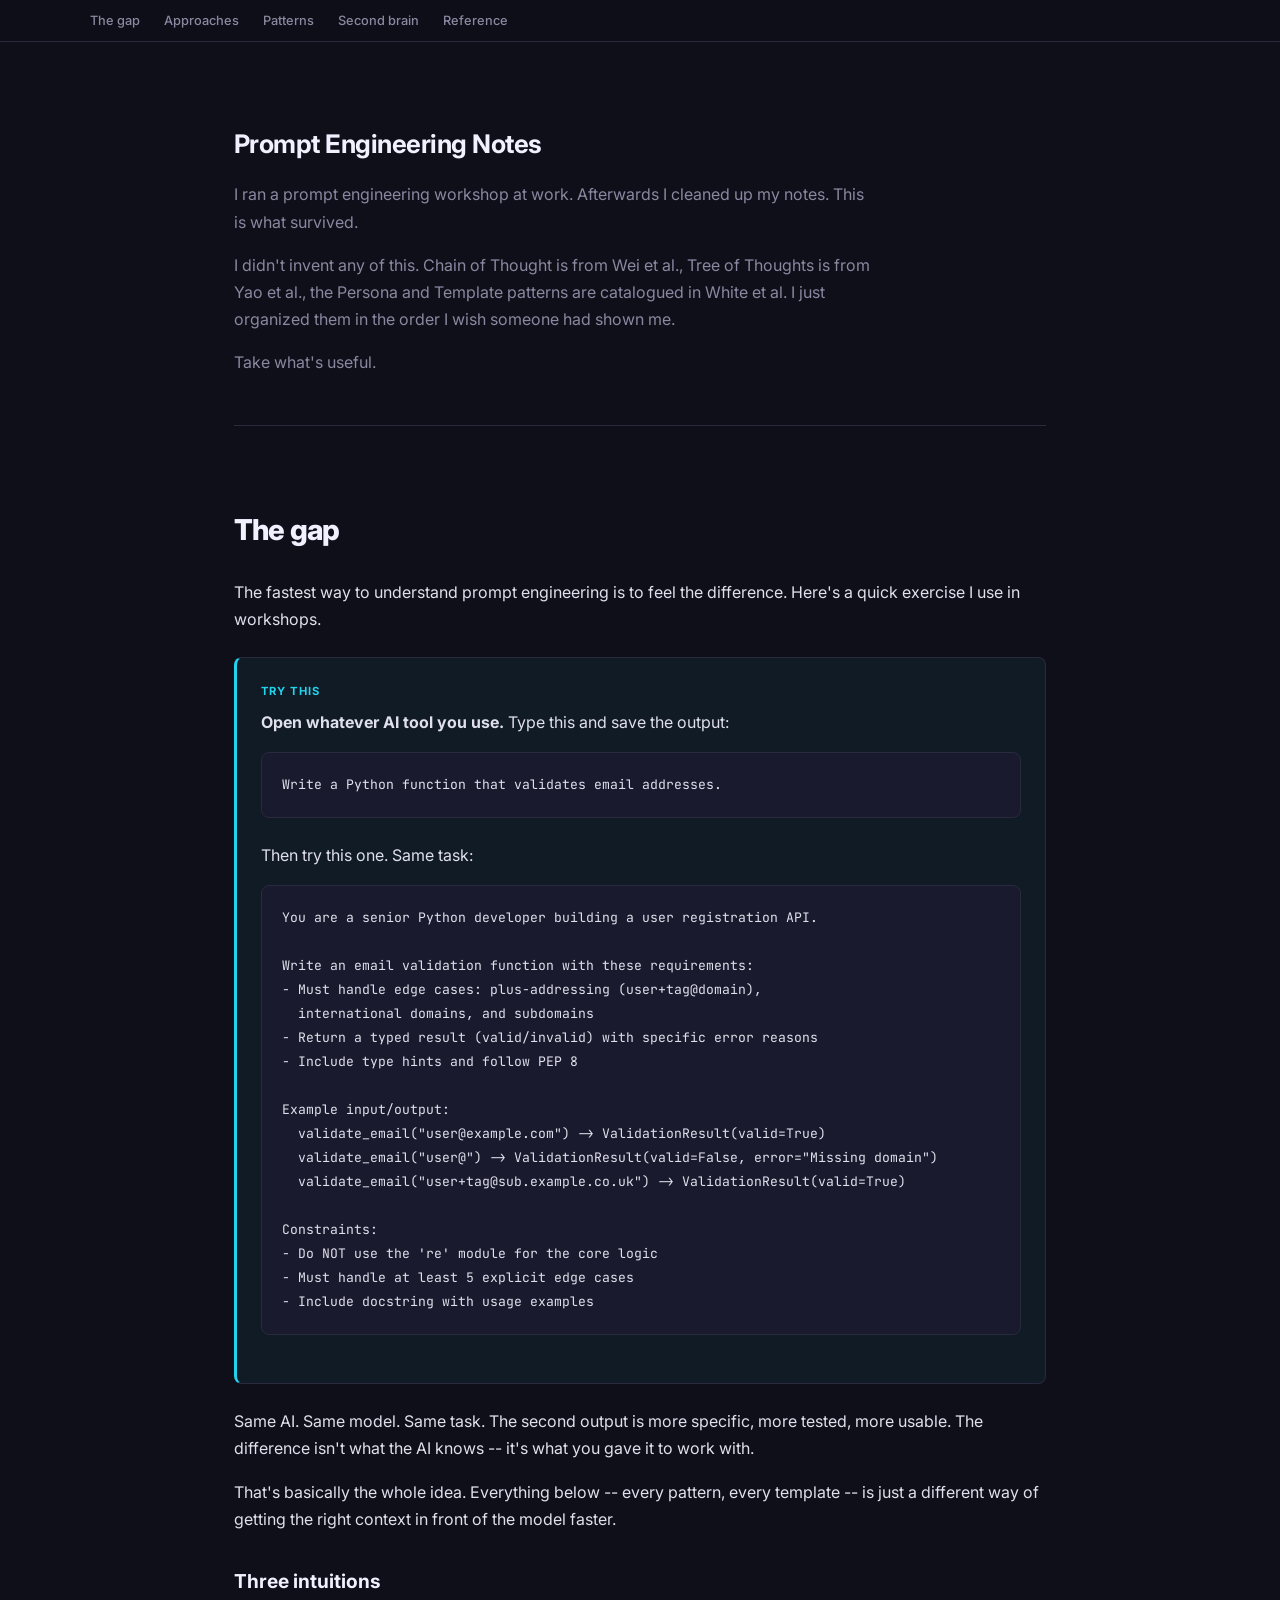
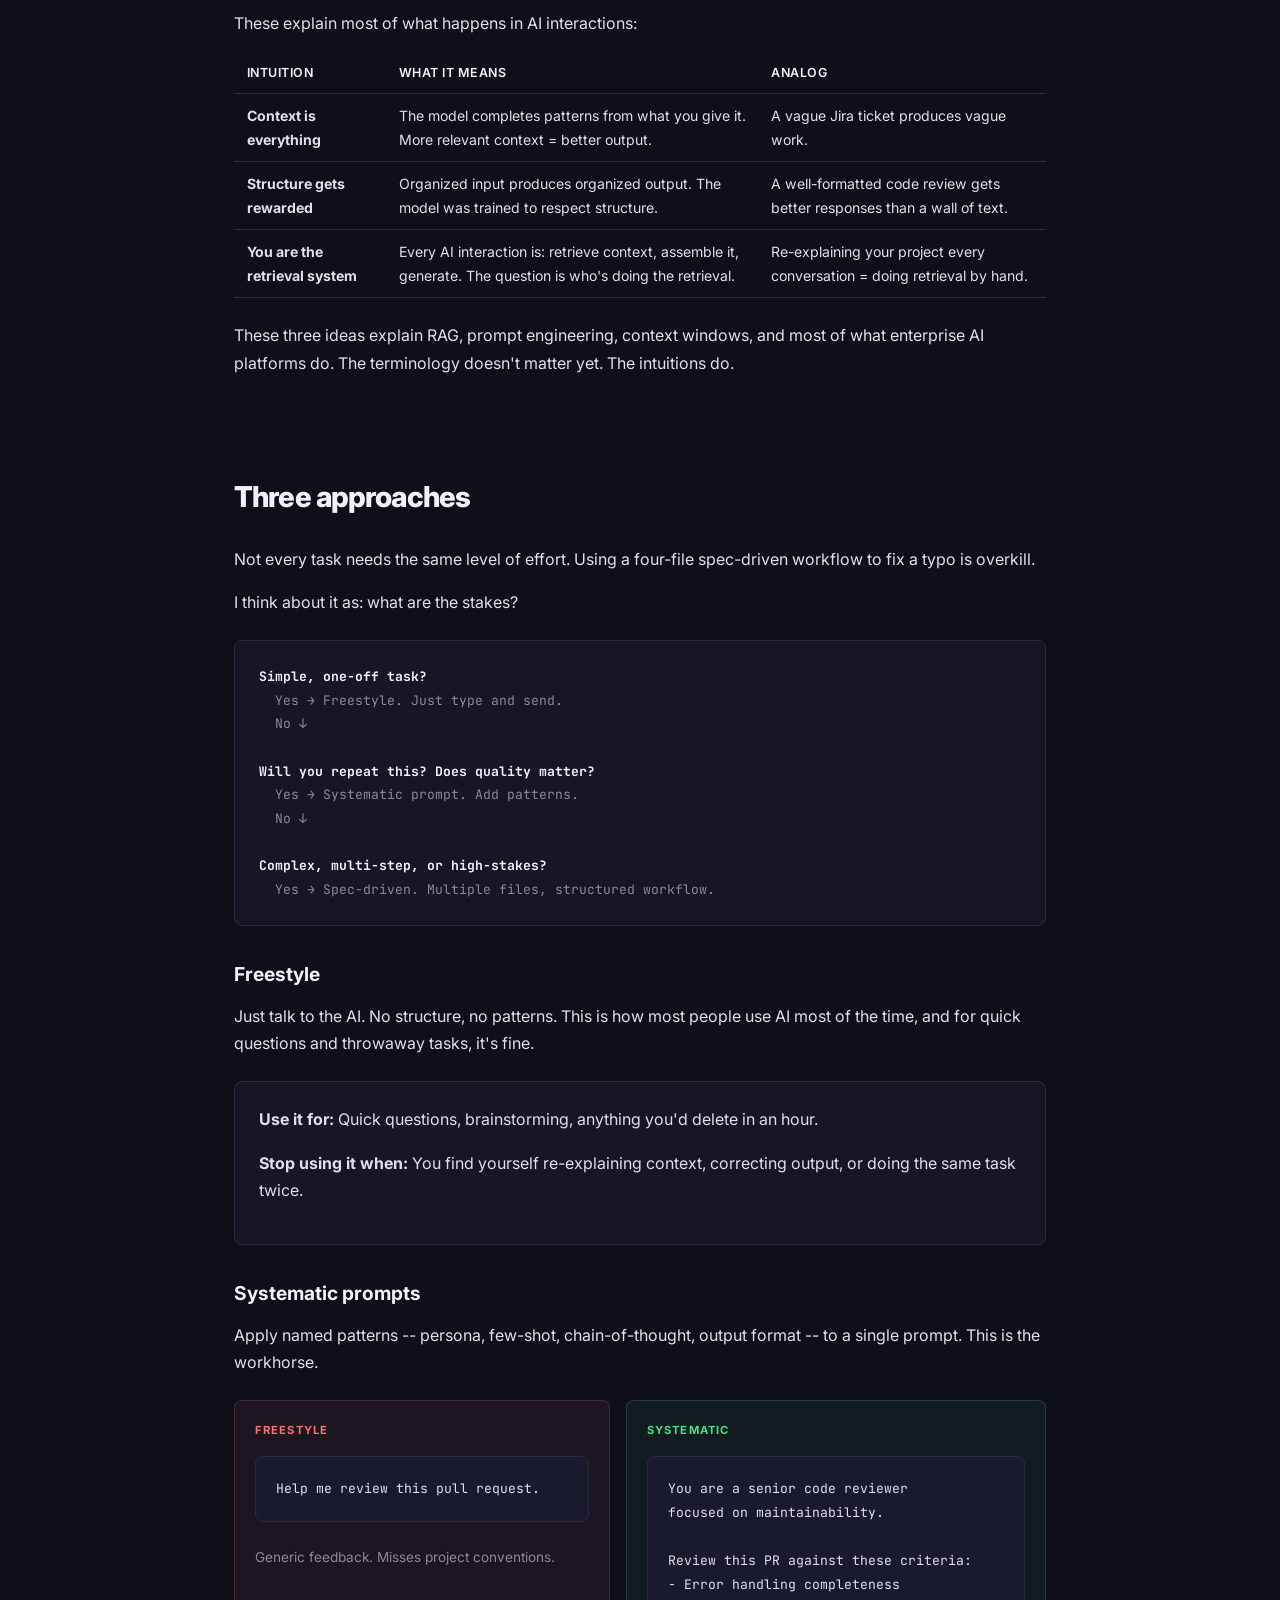
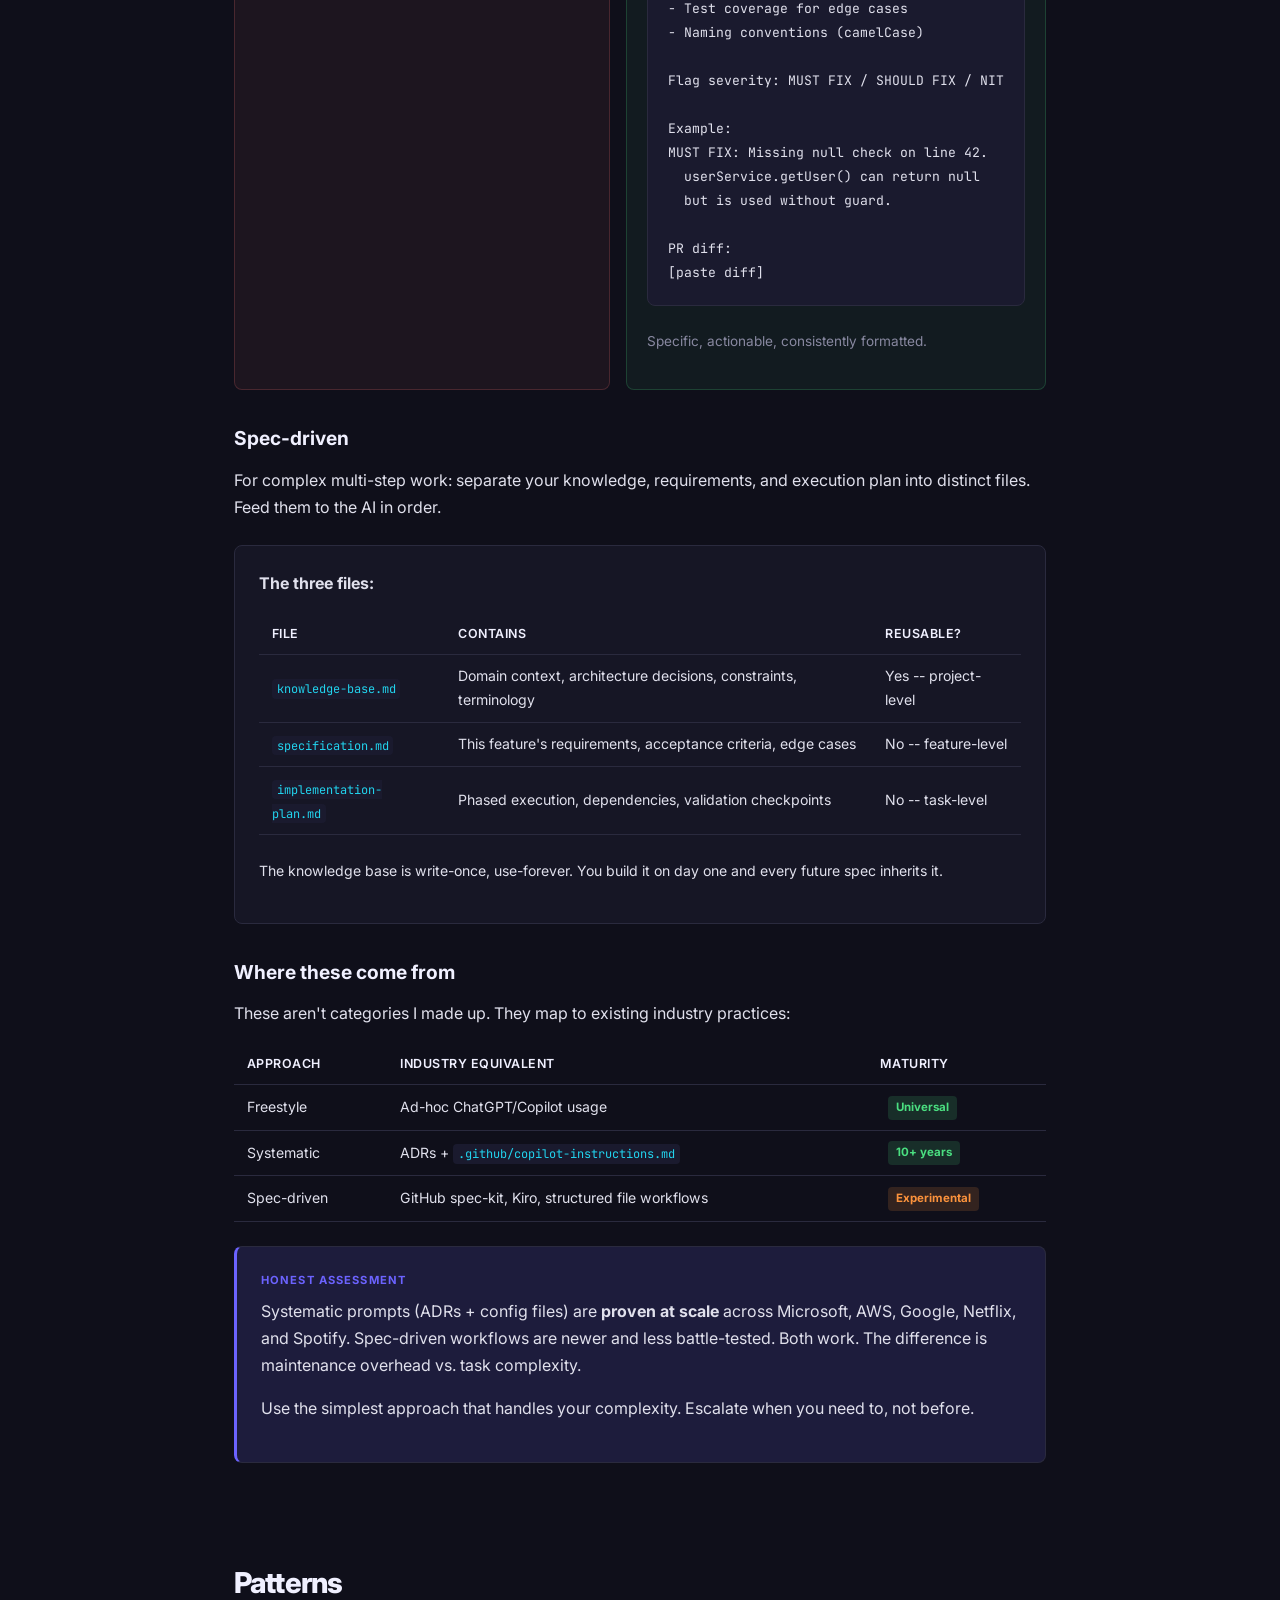
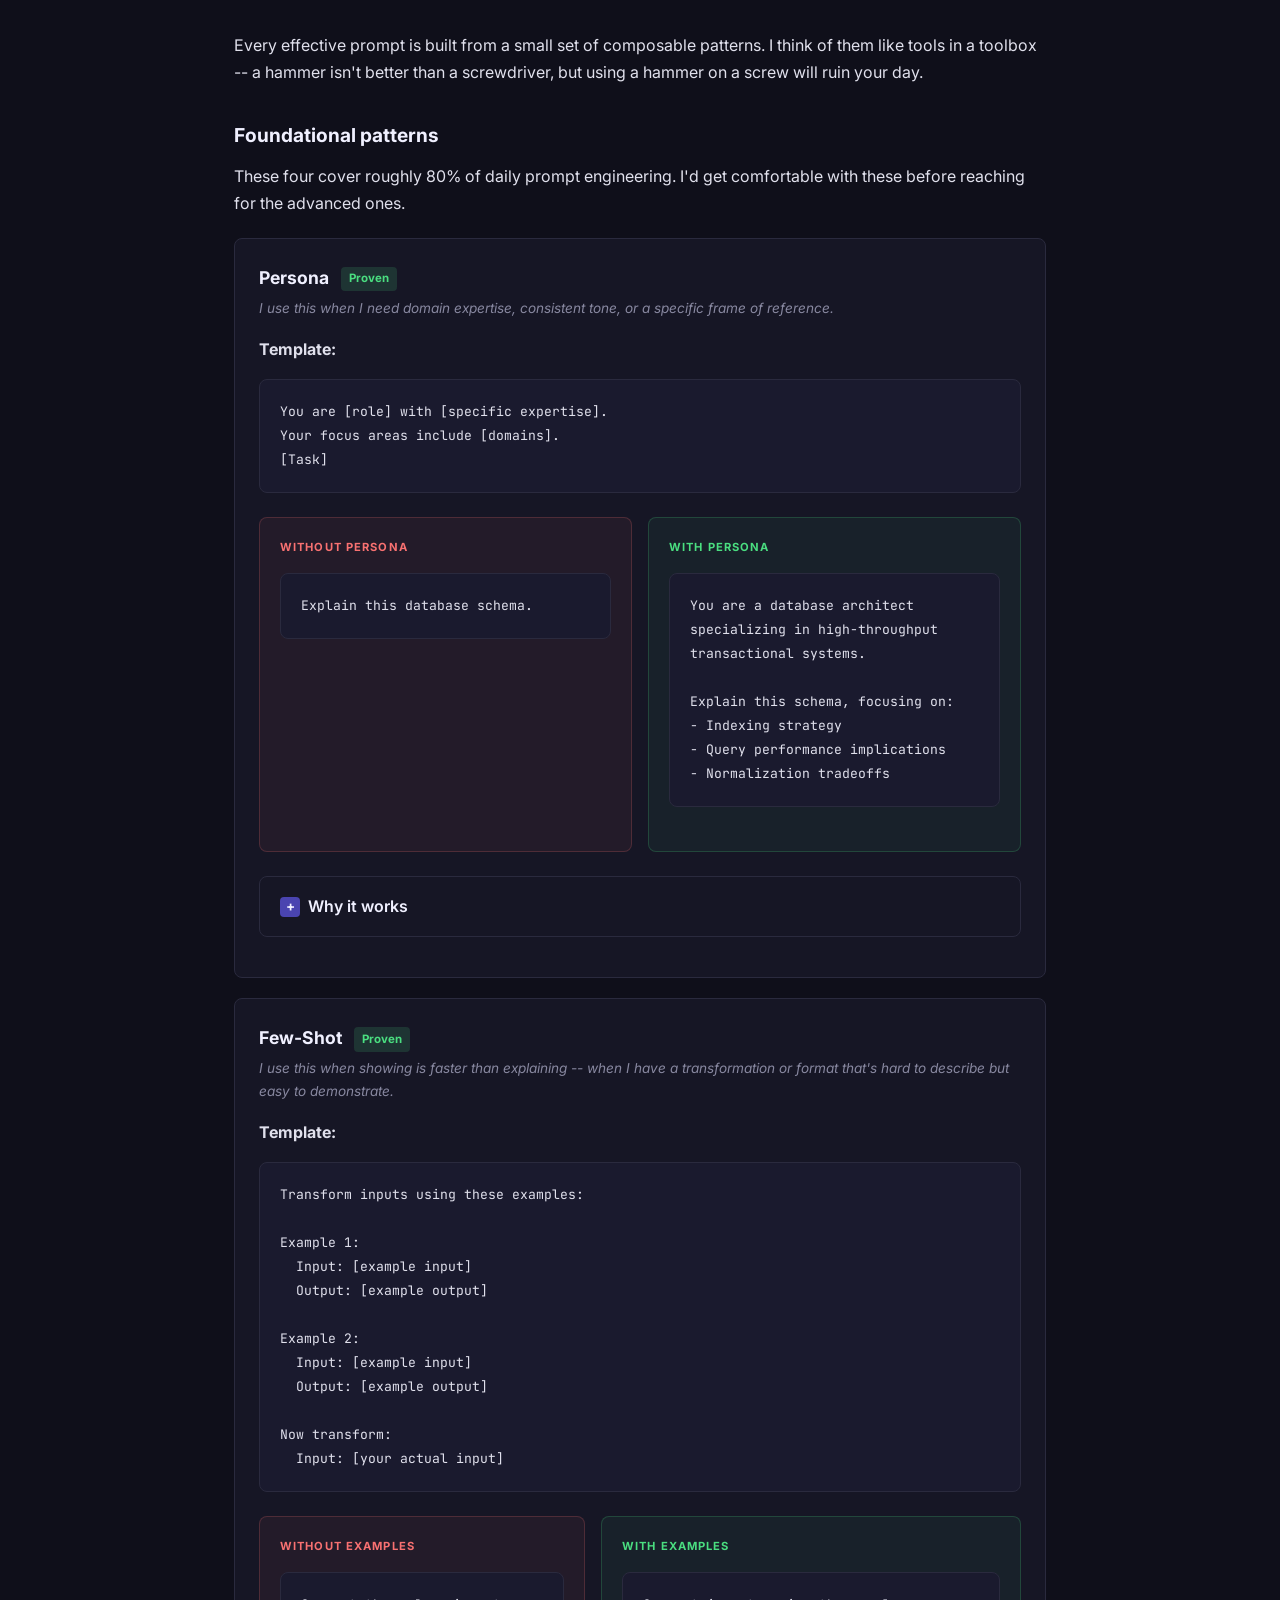
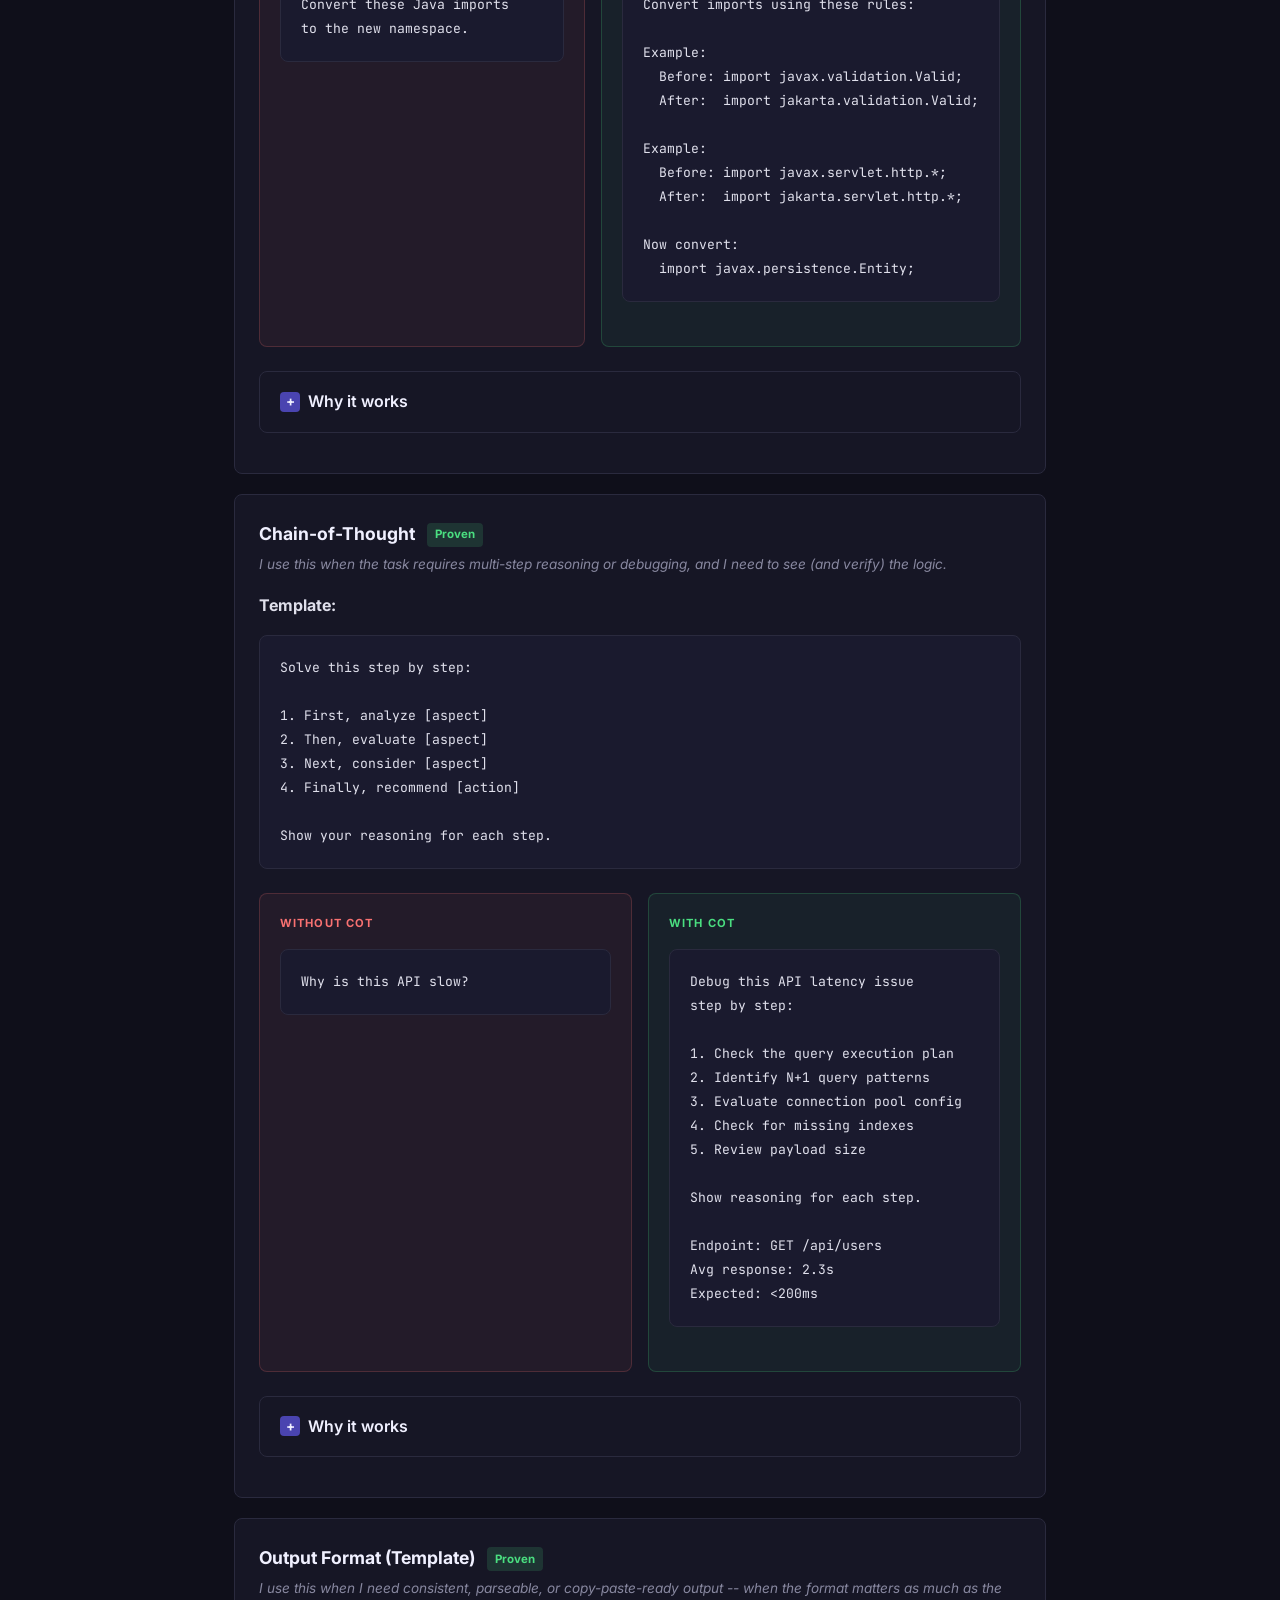
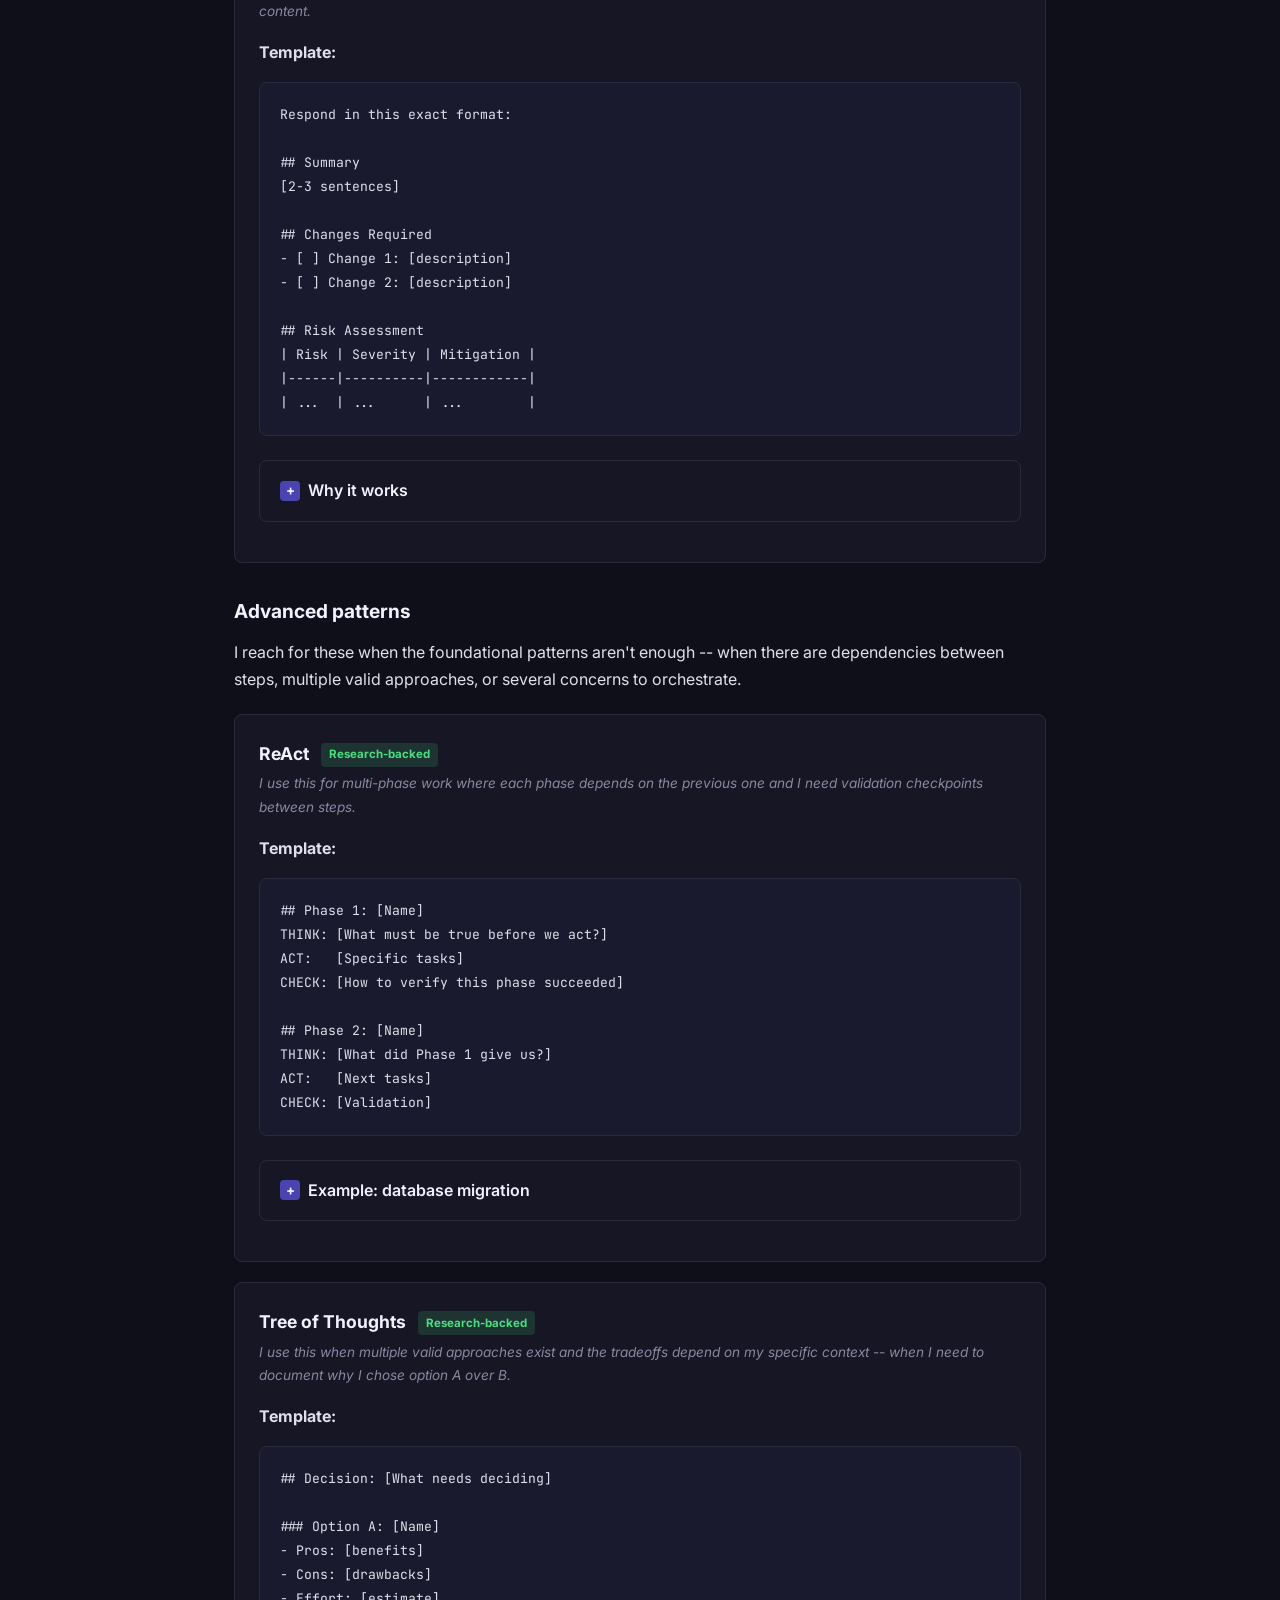
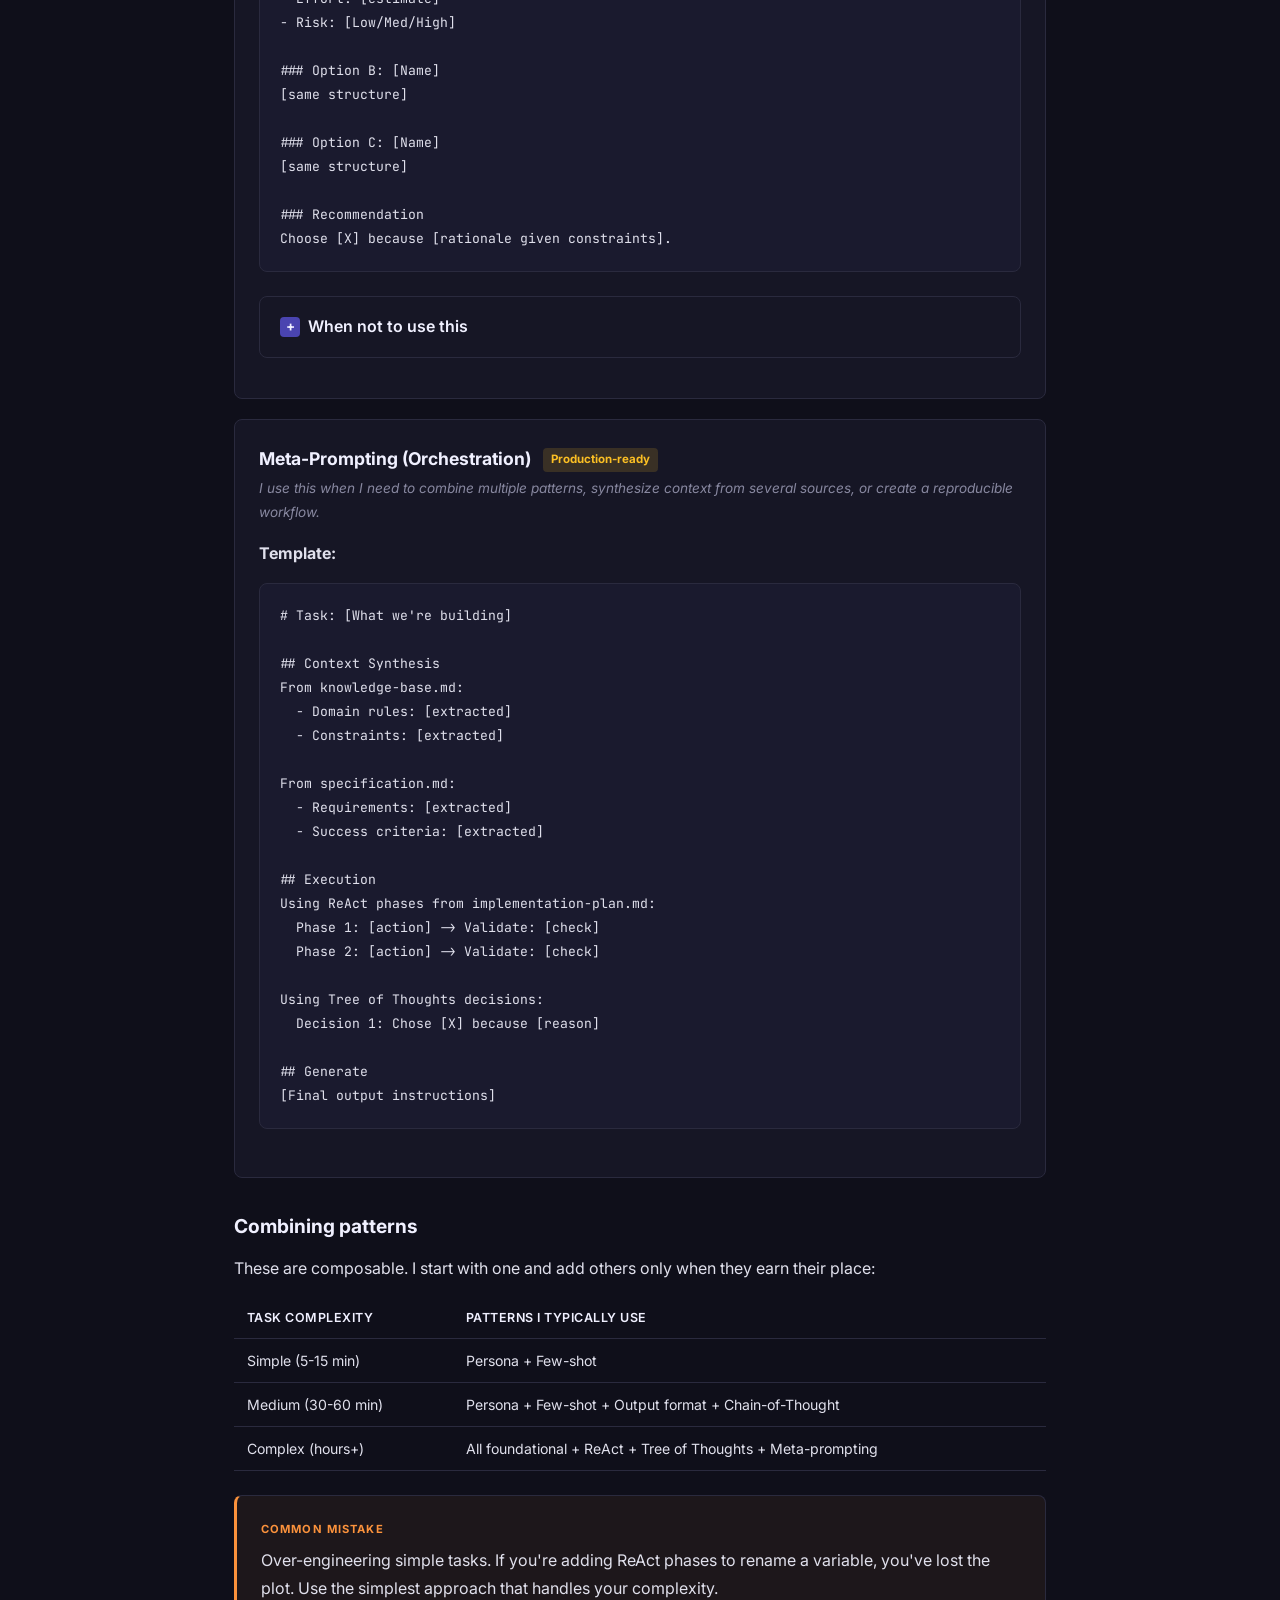
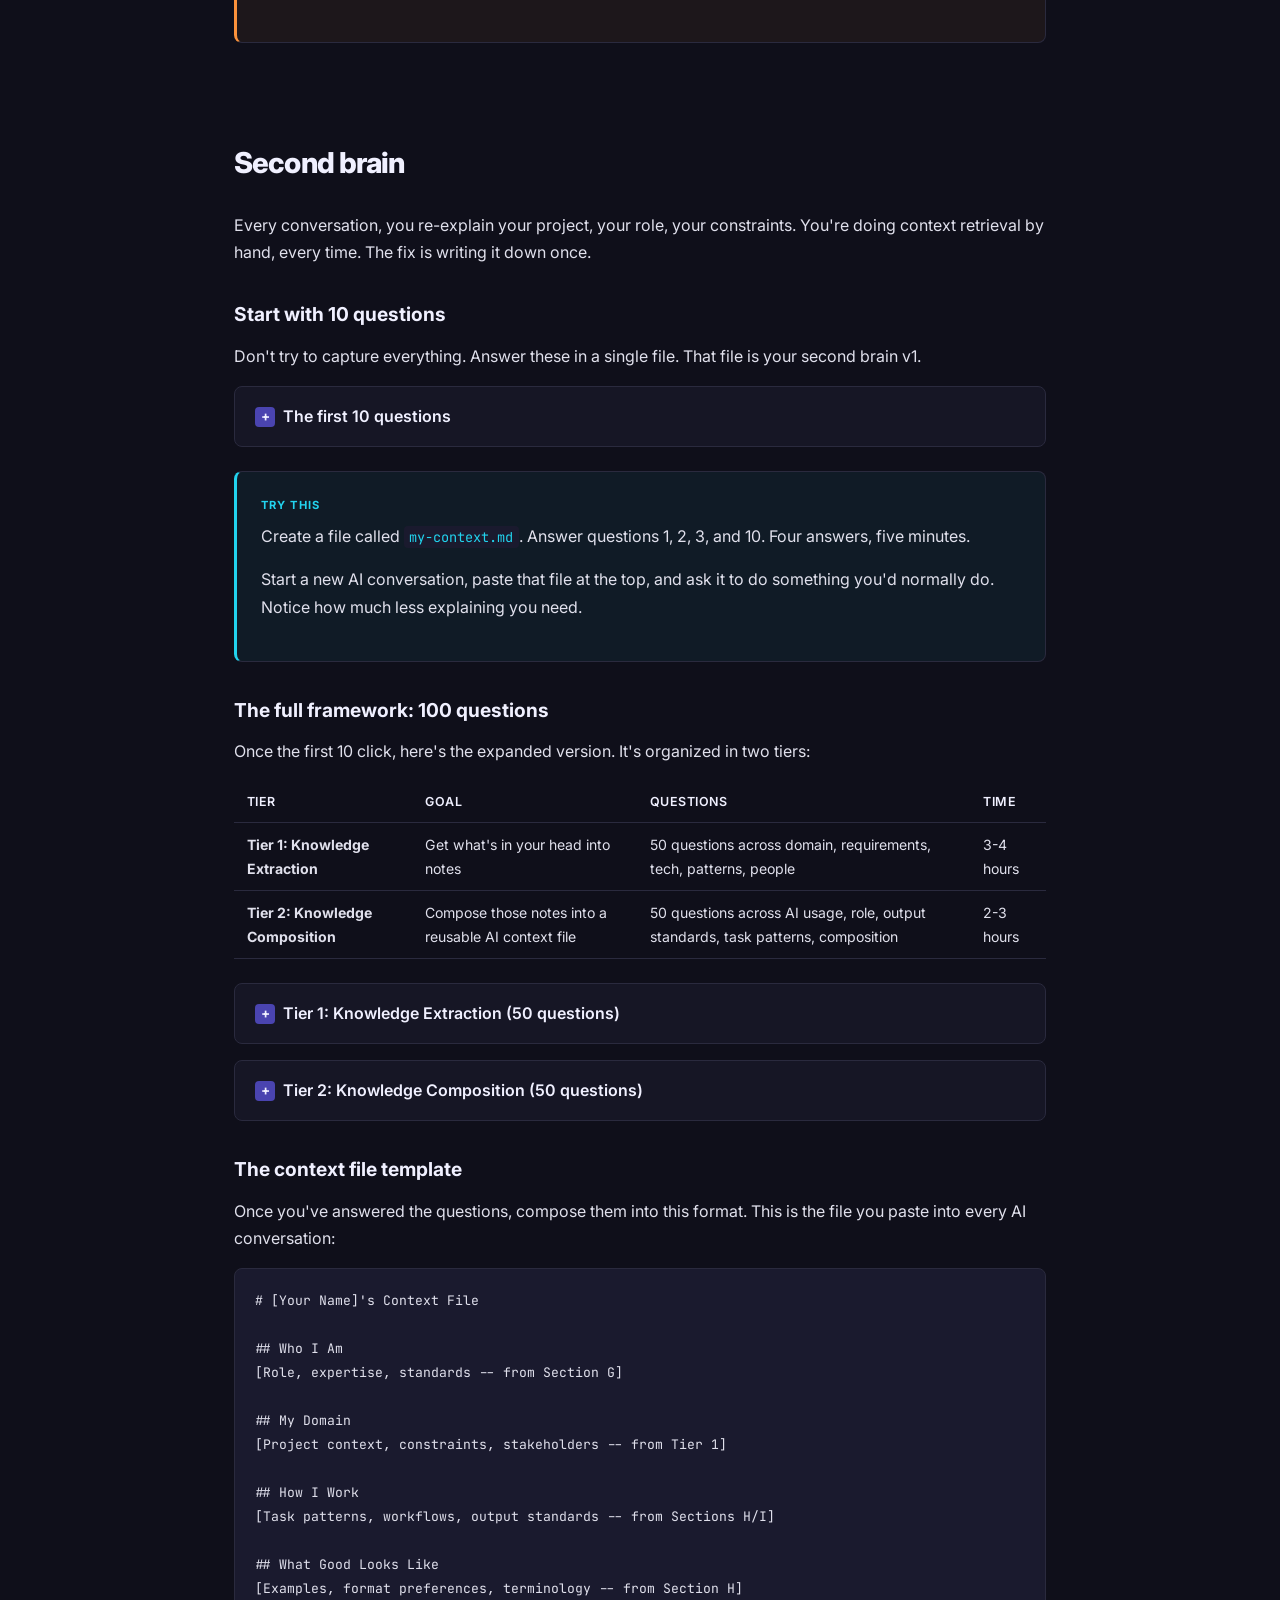
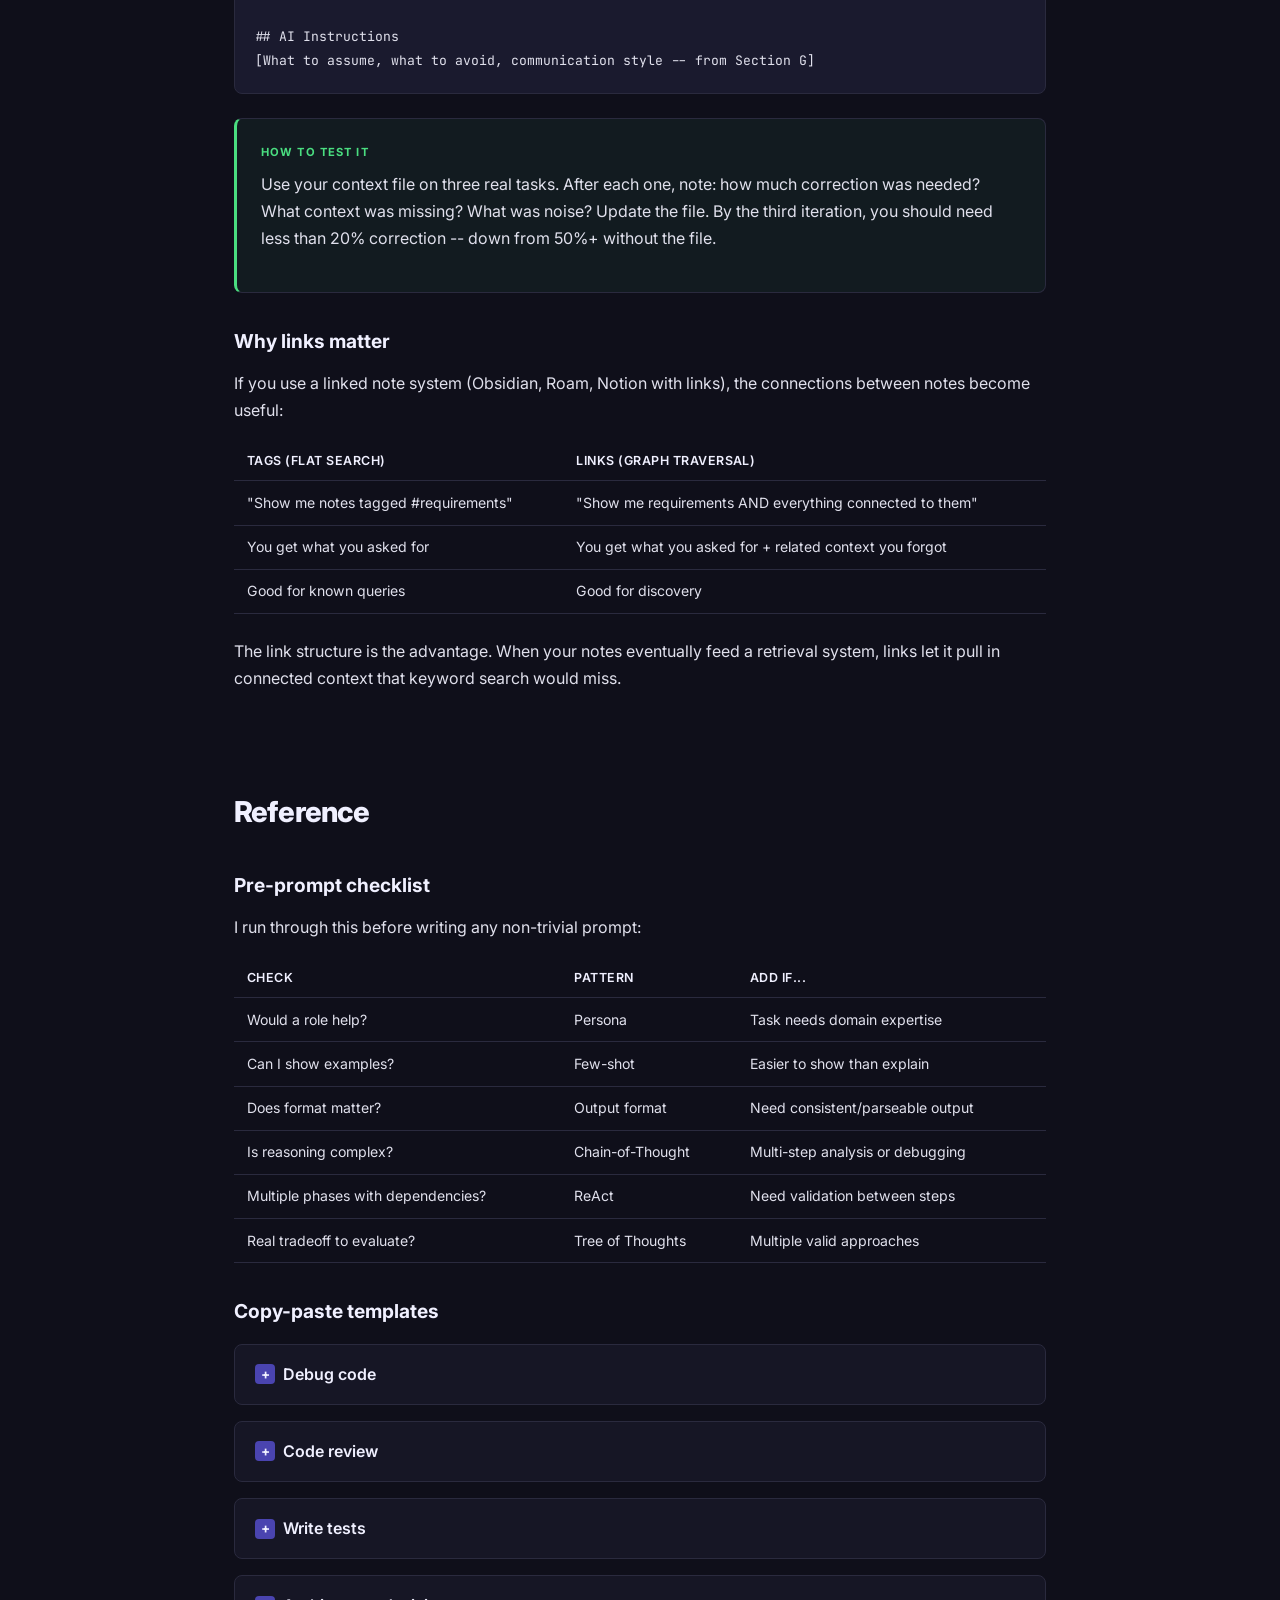
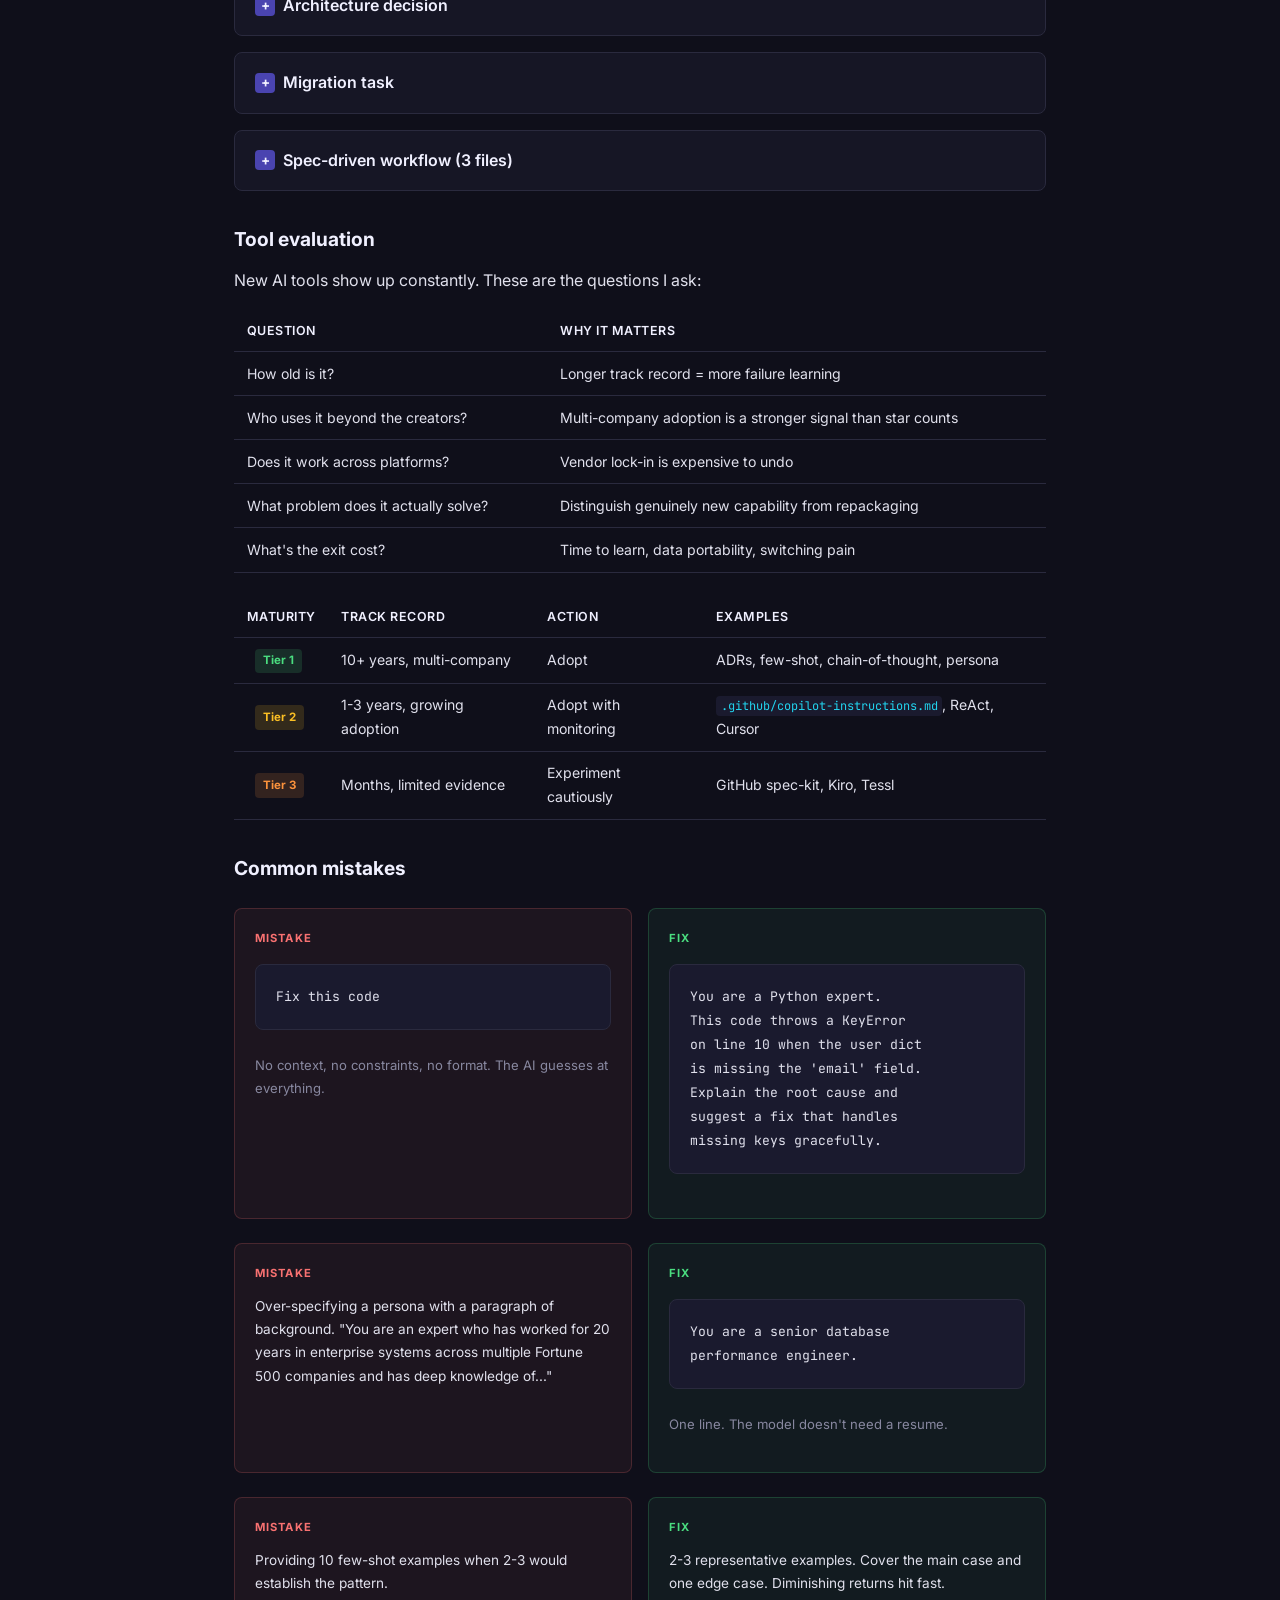
<file: v4.html>
<!DOCTYPE html>
<html lang="en">
<head>
<meta charset="UTF-8">
<meta name="viewport" content="width=device-width, initial-scale=1.0">
<title>Prompt Engineering Notes</title>
<link href="https://fonts.googleapis.com/css2?family=Inter:wght@300;400;500;600;700;800&family=JetBrains+Mono:wght@400;500&display=swap" rel="stylesheet">
<style>
*, *::before, *::after { box-sizing: border-box; margin: 0; padding: 0; }

:root {
  --bg: #0f0f1a;
  --bg-card: #161625;
  --bg-code: #1a1a2e;
  --bg-elevated: #1e1e30;
  --border: #2a2a3e;
  --text: #e0e0ec;
  --text-dim: #8888a0;
  --text-bright: #f0f0ff;
  --accent: #6c63ff;
  --accent-dim: #4a44b0;
  --accent-glow: rgba(108,99,255,0.15);
  --green: #4ade80;
  --yellow: #fbbf24;
  --orange: #fb923c;
  --red: #f87171;
  --cyan: #22d3ee;
  --pink: #f472b6;
}

html { scroll-behavior: smooth; font-size: 16px; }

body {
  font-family: 'Inter', -apple-system, BlinkMacSystemFont, sans-serif;
  background: var(--bg);
  color: var(--text);
  line-height: 1.7;
  -webkit-font-smoothing: antialiased;
}

/* NAV — simple anchor links, no branding */
nav {
  position: sticky;
  top: 0;
  z-index: 100;
  background: rgba(15,15,26,0.95);
  backdrop-filter: blur(14px);
  border-bottom: 1px solid var(--border);
  padding: 0.6rem 1rem;
}

nav .nav-inner {
  max-width: 1100px;
  margin: 0 auto;
  display: flex;
  align-items: center;
  gap: 1.5rem;
  overflow-x: auto;
  scrollbar-width: none;
}

nav .nav-inner::-webkit-scrollbar { display: none; }

nav a {
  color: var(--text-dim);
  text-decoration: none;
  font-size: 0.8rem;
  font-weight: 500;
  white-space: nowrap;
  transition: color 0.2s;
}

nav a:hover { color: var(--text-bright); }

/* LAYOUT */
.container {
  max-width: 860px;
  margin: 0 auto;
  padding: 2rem 1.5rem 6rem;
}

/* SECTIONS */
section { margin-bottom: 4rem; }

h2 {
  font-size: 1.8rem;
  font-weight: 800;
  letter-spacing: -0.03em;
  color: var(--text-bright);
  margin-bottom: 1.5rem;
  padding-top: 2rem;
}

h3 {
  font-size: 1.2rem;
  font-weight: 700;
  color: var(--text-bright);
  margin: 2rem 0 0.75rem;
}

h4 {
  font-size: 1rem;
  font-weight: 600;
  color: var(--accent);
  margin: 1.5rem 0 0.5rem;
}

p { margin-bottom: 1rem; }

/* OPENING — understated */
.opening {
  padding: 3rem 0 2rem;
  border-bottom: 1px solid var(--border);
  margin-bottom: 3rem;
}

.opening h1 {
  font-size: 1.6rem;
  font-weight: 700;
  color: var(--text-bright);
  margin-bottom: 1rem;
  letter-spacing: -0.02em;
}

.opening p {
  font-size: 1rem;
  color: var(--text-dim);
  max-width: 640px;
  line-height: 1.7;
}

/* CARDS */
.card {
  background: var(--bg-card);
  border: 1px solid var(--border);
  border-radius: 8px;
  padding: 1.5rem;
  margin: 1.5rem 0;
}

.card.callout {
  border-left: 3px solid var(--accent);
  background: var(--accent-glow);
}

.card.insight {
  border-left: 3px solid var(--green);
  background: rgba(74,222,128,0.06);
}

.card.warning {
  border-left: 3px solid var(--orange);
  background: rgba(251,146,60,0.06);
}

.card.try-it {
  border-left: 3px solid var(--cyan);
  background: rgba(34,211,238,0.06);
}

.card-label {
  font-size: 0.7rem;
  font-weight: 700;
  text-transform: uppercase;
  letter-spacing: 0.1em;
  margin-bottom: 0.5rem;
}

.card.callout .card-label { color: var(--accent); }
.card.insight .card-label { color: var(--green); }
.card.warning .card-label { color: var(--orange); }
.card.try-it .card-label { color: var(--cyan); }

/* CODE */
code {
  font-family: 'JetBrains Mono', monospace;
  font-size: 0.85em;
  background: var(--bg-code);
  padding: 0.15em 0.4em;
  border-radius: 4px;
  color: var(--cyan);
}

pre {
  background: var(--bg-code);
  border: 1px solid var(--border);
  border-radius: 8px;
  padding: 1.25rem;
  overflow-x: auto;
  margin: 1rem 0 1.5rem;
  line-height: 1.5;
}

pre code {
  background: none;
  padding: 0;
  font-size: 0.82rem;
  color: var(--text);
}

/* COMPARISON: BEFORE/AFTER */
.comparison {
  display: grid;
  grid-template-columns: 1fr 1fr;
  gap: 1rem;
  margin: 1.5rem 0;
}

@media (max-width: 700px) {
  .comparison { grid-template-columns: 1fr; }
}

.comparison .before, .comparison .after {
  border-radius: 8px;
  padding: 1.25rem;
  border: 1px solid var(--border);
}

.comparison .before {
  background: rgba(248,113,113,0.06);
  border-color: rgba(248,113,113,0.2);
}

.comparison .after {
  background: rgba(74,222,128,0.06);
  border-color: rgba(74,222,128,0.2);
}

.comparison .label {
  font-size: 0.7rem;
  font-weight: 700;
  text-transform: uppercase;
  letter-spacing: 0.1em;
  margin-bottom: 0.75rem;
}

.comparison .before .label { color: var(--red); }
.comparison .after .label { color: var(--green); }

/* TABLES */
table {
  width: 100%;
  border-collapse: collapse;
  margin: 1rem 0 1.5rem;
  font-size: 0.88rem;
}

th, td {
  padding: 0.6rem 0.8rem;
  text-align: left;
  border-bottom: 1px solid var(--border);
}

th {
  font-weight: 600;
  color: var(--text-bright);
  font-size: 0.78rem;
  text-transform: uppercase;
  letter-spacing: 0.04em;
}

td { color: var(--text); }

tr:hover td { background: rgba(108,99,255,0.04); }

/* COLLAPSIBLE */
details {
  background: var(--bg-card);
  border: 1px solid var(--border);
  border-radius: 8px;
  margin: 1rem 0;
}

details[open] { border-color: var(--accent-dim); }

summary {
  padding: 1rem 1.25rem;
  cursor: pointer;
  font-weight: 600;
  color: var(--text-bright);
  list-style: none;
  display: flex;
  align-items: center;
  gap: 0.5rem;
}

summary::before {
  content: '+';
  display: inline-flex;
  align-items: center;
  justify-content: center;
  width: 20px;
  height: 20px;
  border-radius: 4px;
  background: var(--accent-dim);
  color: var(--text-bright);
  font-size: 0.85rem;
  font-weight: 700;
  flex-shrink: 0;
  transition: transform 0.2s;
}

details[open] summary::before {
  content: '-';
}

summary::-webkit-details-marker { display: none; }

details .details-content {
  padding: 0 1.25rem 1.25rem;
}

/* PATTERN CARD */
.pattern-card {
  background: var(--bg-card);
  border: 1px solid var(--border);
  border-radius: 8px;
  padding: 1.5rem;
  margin: 1.25rem 0;
}

.pattern-card .pattern-name {
  font-size: 1.1rem;
  font-weight: 700;
  color: var(--text-bright);
  margin-bottom: 0.25rem;
}

.pattern-card .pattern-when {
  font-size: 0.85rem;
  color: var(--text-dim);
  margin-bottom: 1rem;
  font-style: italic;
}

/* TIER BADGES */
.tier { display: inline-block; font-size: 0.72rem; font-weight: 700; padding: 0.15rem 0.5rem; border-radius: 4px; margin-left: 0.5rem; vertical-align: middle; }
.tier-1 { background: rgba(74,222,128,0.15); color: var(--green); }
.tier-2 { background: rgba(251,191,36,0.15); color: var(--yellow); }
.tier-3 { background: rgba(251,146,60,0.15); color: var(--orange); }

/* LISTS */
ul, ol { margin: 0.5rem 0 1rem 1.25rem; }
li { margin-bottom: 0.3rem; }

/* FOOTER */
footer {
  text-align: center;
  padding: 3rem 1rem;
  border-top: 1px solid var(--border);
  color: var(--text-dim);
  font-size: 0.85rem;
}

footer a {
  color: var(--accent);
  text-decoration: none;
}

footer a:hover { text-decoration: underline; }

/* RESPONSIVE */
@media (max-width: 600px) {
  .container { padding: 1rem 1rem 4rem; }
  h2 { font-size: 1.4rem; }
  .opening h1 { font-size: 1.3rem; }
  .opening p { font-size: 0.92rem; }
  pre { padding: 1rem; font-size: 0.78rem; }
  table { font-size: 0.8rem; }
  th, td { padding: 0.4rem 0.5rem; }
}

/* SMOOTH LINKS */
a { color: var(--accent); text-decoration: none; }
a:hover { text-decoration: underline; }

/* FLOWCHART */
.flowchart {
  background: var(--bg-card);
  border: 1px solid var(--border);
  border-radius: 8px;
  padding: 1.5rem;
  margin: 1.5rem 0;
  font-family: 'JetBrains Mono', monospace;
  font-size: 0.82rem;
  line-height: 1.8;
  color: var(--text-dim);
}

.flowchart strong { color: var(--text-bright); }
</style>
</head>
<body>

<nav>
  <div class="nav-inner">
    <a href="#the-gap">The gap</a>
    <a href="#three-approaches">Approaches</a>
    <a href="#patterns">Patterns</a>
    <a href="#second-brain">Second brain</a>
    <a href="#reference">Reference</a>
  </div>
</nav>

<div class="container">

<!-- ====== OPENING ====== -->
<div class="opening">
  <h1>Prompt Engineering Notes</h1>
  <p>I ran a prompt engineering workshop at work. Afterwards I cleaned up my notes. This is what survived.</p>
  <p>I didn't invent any of this. Chain of Thought is from Wei et al., Tree of Thoughts is from Yao et al., the Persona and Template patterns are catalogued in White et al. I just organized them in the order I wish someone had shown me.</p>
  <p>Take what's useful.</p>
</div>

<!-- ====== THE GAP ====== -->
<section id="the-gap">
<h2>The gap</h2>

<p>The fastest way to understand prompt engineering is to feel the difference. Here's a quick exercise I use in workshops.</p>

<div class="card try-it">
  <div class="card-label">Try this</div>
  <p><strong>Open whatever AI tool you use.</strong> Type this and save the output:</p>
  <pre><code>Write a Python function that validates email addresses.</code></pre>
  <p>Then try this one. Same task:</p>
  <pre><code>You are a senior Python developer building a user registration API.

Write an email validation function with these requirements:
- Must handle edge cases: plus-addressing (user+tag@domain),
  international domains, and subdomains
- Return a typed result (valid/invalid) with specific error reasons
- Include type hints and follow PEP 8

Example input/output:
  validate_email("user@example.com") -> ValidationResult(valid=True)
  validate_email("user@") -> ValidationResult(valid=False, error="Missing domain")
  validate_email("user+tag@sub.example.co.uk") -> ValidationResult(valid=True)

Constraints:
- Do NOT use the 're' module for the core logic
- Must handle at least 5 explicit edge cases
- Include docstring with usage examples</code></pre>
</div>

<p>Same AI. Same model. Same task. The second output is more specific, more tested, more usable. The difference isn't what the AI knows -- it's what you gave it to work with.</p>

<p>That's basically the whole idea. Everything below -- every pattern, every template -- is just a different way of getting the right context in front of the model faster.</p>

<h3>Three intuitions</h3>

<p>These explain most of what happens in AI interactions:</p>

<table>
  <tr>
    <th>Intuition</th>
    <th>What it means</th>
    <th>Analog</th>
  </tr>
  <tr>
    <td><strong>Context is everything</strong></td>
    <td>The model completes patterns from what you give it. More relevant context = better output.</td>
    <td>A vague Jira ticket produces vague work.</td>
  </tr>
  <tr>
    <td><strong>Structure gets rewarded</strong></td>
    <td>Organized input produces organized output. The model was trained to respect structure.</td>
    <td>A well-formatted code review gets better responses than a wall of text.</td>
  </tr>
  <tr>
    <td><strong>You are the retrieval system</strong></td>
    <td>Every AI interaction is: retrieve context, assemble it, generate. The question is who's doing the retrieval.</td>
    <td>Re-explaining your project every conversation = doing retrieval by hand.</td>
  </tr>
</table>

<p>These three ideas explain RAG, prompt engineering, context windows, and most of what enterprise AI platforms do. The terminology doesn't matter yet. The intuitions do.</p>

</section>

<!-- ====== THREE APPROACHES ====== -->
<section id="three-approaches">
<h2>Three approaches</h2>

<p>Not every task needs the same level of effort. Using a four-file spec-driven workflow to fix a typo is overkill.</p>

<p>I think about it as: what are the stakes?</p>

<div class="flowchart">
  <strong>Simple, one-off task?</strong><br>
  &nbsp;&nbsp;Yes &rarr; Freestyle. Just type and send.<br>
  &nbsp;&nbsp;No &darr;<br><br>
  <strong>Will you repeat this? Does quality matter?</strong><br>
  &nbsp;&nbsp;Yes &rarr; Systematic prompt. Add patterns.<br>
  &nbsp;&nbsp;No &darr;<br><br>
  <strong>Complex, multi-step, or high-stakes?</strong><br>
  &nbsp;&nbsp;Yes &rarr; Spec-driven. Multiple files, structured workflow.<br>
</div>

<h3>Freestyle</h3>

<p>Just talk to the AI. No structure, no patterns. This is how most people use AI most of the time, and for quick questions and throwaway tasks, it's fine.</p>

<div class="card">
  <p><strong>Use it for:</strong> Quick questions, brainstorming, anything you'd delete in an hour.</p>
  <p><strong>Stop using it when:</strong> You find yourself re-explaining context, correcting output, or doing the same task twice.</p>
</div>

<h3>Systematic prompts</h3>

<p>Apply named patterns -- persona, few-shot, chain-of-thought, output format -- to a single prompt. This is the workhorse.</p>

<div class="comparison">
  <div class="before">
    <div class="label">Freestyle</div>
    <pre><code>Help me review this pull request.</code></pre>
    <p style="font-size:0.85rem; color:var(--text-dim);">Generic feedback. Misses project conventions.</p>
  </div>
  <div class="after">
    <div class="label">Systematic</div>
    <pre><code>You are a senior code reviewer
focused on maintainability.

Review this PR against these criteria:
- Error handling completeness
- Test coverage for edge cases
- Naming conventions (camelCase)

Flag severity: MUST FIX / SHOULD FIX / NIT

Example:
MUST FIX: Missing null check on line 42.
  userService.getUser() can return null
  but is used without guard.

PR diff:
[paste diff]</code></pre>
    <p style="font-size:0.85rem; color:var(--text-dim);">Specific, actionable, consistently formatted.</p>
  </div>
</div>

<h3>Spec-driven</h3>

<p>For complex multi-step work: separate your knowledge, requirements, and execution plan into distinct files. Feed them to the AI in order.</p>

<div class="card">
  <p><strong>The three files:</strong></p>
  <table>
    <tr><th>File</th><th>Contains</th><th>Reusable?</th></tr>
    <tr><td><code>knowledge-base.md</code></td><td>Domain context, architecture decisions, constraints, terminology</td><td>Yes -- project-level</td></tr>
    <tr><td><code>specification.md</code></td><td>This feature's requirements, acceptance criteria, edge cases</td><td>No -- feature-level</td></tr>
    <tr><td><code>implementation-plan.md</code></td><td>Phased execution, dependencies, validation checkpoints</td><td>No -- task-level</td></tr>
  </table>
  <p style="font-size:0.88rem;">The knowledge base is write-once, use-forever. You build it on day one and every future spec inherits it.</p>
</div>

<h3>Where these come from</h3>

<p>These aren't categories I made up. They map to existing industry practices:</p>

<table>
  <tr>
    <th>Approach</th>
    <th>Industry equivalent</th>
    <th>Maturity</th>
  </tr>
  <tr>
    <td>Freestyle</td>
    <td>Ad-hoc ChatGPT/Copilot usage</td>
    <td><span class="tier tier-1">Universal</span></td>
  </tr>
  <tr>
    <td>Systematic</td>
    <td>ADRs + <code>.github/copilot-instructions.md</code></td>
    <td><span class="tier tier-1">10+ years</span></td>
  </tr>
  <tr>
    <td>Spec-driven</td>
    <td>GitHub spec-kit, Kiro, structured file workflows</td>
    <td><span class="tier tier-3">Experimental</span></td>
  </tr>
</table>

<div class="card callout">
  <div class="card-label">Honest assessment</div>
  <p>Systematic prompts (ADRs + config files) are <strong>proven at scale</strong> across Microsoft, AWS, Google, Netflix, and Spotify. Spec-driven workflows are newer and less battle-tested. Both work. The difference is maintenance overhead vs. task complexity.</p>
  <p>Use the simplest approach that handles your complexity. Escalate when you need to, not before.</p>
</div>

</section>

<!-- ====== PATTERNS ====== -->
<section id="patterns">
<h2>Patterns</h2>

<p>Every effective prompt is built from a small set of composable patterns. I think of them like tools in a toolbox -- a hammer isn't better than a screwdriver, but using a hammer on a screw will ruin your day.</p>

<h3>Foundational patterns</h3>
<p>These four cover roughly 80% of daily prompt engineering. I'd get comfortable with these before reaching for the advanced ones.</p>

<!-- PERSONA -->
<div class="pattern-card">
  <div class="pattern-name">Persona <span class="tier tier-1">Proven</span></div>
  <div class="pattern-when">I use this when I need domain expertise, consistent tone, or a specific frame of reference.</div>

  <p><strong>Template:</strong></p>
  <pre><code>You are [role] with [specific expertise].
Your focus areas include [domains].
[Task]</code></pre>

  <div class="comparison">
    <div class="before">
      <div class="label">Without persona</div>
      <pre><code>Explain this database schema.</code></pre>
    </div>
    <div class="after">
      <div class="label">With persona</div>
      <pre><code>You are a database architect
specializing in high-throughput
transactional systems.

Explain this schema, focusing on:
- Indexing strategy
- Query performance implications
- Normalization tradeoffs</code></pre>
    </div>
  </div>

  <details>
    <summary>Why it works</summary>
    <div class="details-content">
      <p>The persona biases the model toward responses that people with that expertise would produce in the training data. The more specific the persona, the more targeted the activation.</p>
      <p><strong>Source:</strong> White et al. (2023), "A Prompt Pattern Catalog" -- arXiv 2302.11382</p>
    </div>
  </details>
</div>

<!-- FEW-SHOT -->
<div class="pattern-card">
  <div class="pattern-name">Few-Shot <span class="tier tier-1">Proven</span></div>
  <div class="pattern-when">I use this when showing is faster than explaining -- when I have a transformation or format that's hard to describe but easy to demonstrate.</div>

  <p><strong>Template:</strong></p>
  <pre><code>Transform inputs using these examples:

Example 1:
  Input: [example input]
  Output: [example output]

Example 2:
  Input: [example input]
  Output: [example output]

Now transform:
  Input: [your actual input]</code></pre>

  <div class="comparison">
    <div class="before">
      <div class="label">Without examples</div>
      <pre><code>Convert these Java imports
to the new namespace.</code></pre>
    </div>
    <div class="after">
      <div class="label">With examples</div>
      <pre><code>Convert imports using these rules:

Example:
  Before: import javax.validation.Valid;
  After:  import jakarta.validation.Valid;

Example:
  Before: import javax.servlet.http.*;
  After:  import jakarta.servlet.http.*;

Now convert:
  import javax.persistence.Entity;</code></pre>
    </div>
  </div>

  <details>
    <summary>Why it works</summary>
    <div class="details-content">
      <p>Two to three examples establish a pattern more reliably than a paragraph of instructions. The model extracts the transformation rule and applies it. More than three examples rarely helps -- diminishing returns set in fast.</p>
      <p><strong>Source:</strong> Brown et al. (2020), "Language Models are Few-Shot Learners" -- the GPT-3 paper</p>
    </div>
  </details>
</div>

<!-- CHAIN OF THOUGHT -->
<div class="pattern-card">
  <div class="pattern-name">Chain-of-Thought <span class="tier tier-1">Proven</span></div>
  <div class="pattern-when">I use this when the task requires multi-step reasoning or debugging, and I need to see (and verify) the logic.</div>

  <p><strong>Template:</strong></p>
  <pre><code>Solve this step by step:

1. First, analyze [aspect]
2. Then, evaluate [aspect]
3. Next, consider [aspect]
4. Finally, recommend [action]

Show your reasoning for each step.</code></pre>

  <div class="comparison">
    <div class="before">
      <div class="label">Without CoT</div>
      <pre><code>Why is this API slow?</code></pre>
    </div>
    <div class="after">
      <div class="label">With CoT</div>
      <pre><code>Debug this API latency issue
step by step:

1. Check the query execution plan
2. Identify N+1 query patterns
3. Evaluate connection pool config
4. Check for missing indexes
5. Review payload size

Show reasoning for each step.

Endpoint: GET /api/users
Avg response: 2.3s
Expected: <200ms</code></pre>
    </div>
  </div>

  <details>
    <summary>Why it works</summary>
    <div class="details-content">
      <p>Step-by-step reasoning reduces errors on complex tasks by 10-30% in benchmarks. More importantly, it makes errors visible. When you can see the reasoning chain, you can catch where it went wrong instead of getting a confidently wrong final answer.</p>
      <p><strong>Source:</strong> Wei et al. (2022), "Chain-of-Thought Prompting Elicits Reasoning in Large Language Models" -- arXiv 2201.11903</p>
    </div>
  </details>
</div>

<!-- OUTPUT FORMAT -->
<div class="pattern-card">
  <div class="pattern-name">Output Format (Template) <span class="tier tier-1">Proven</span></div>
  <div class="pattern-when">I use this when I need consistent, parseable, or copy-paste-ready output -- when the format matters as much as the content.</div>

  <p><strong>Template:</strong></p>
  <pre><code>Respond in this exact format:

## Summary
[2-3 sentences]

## Changes Required
- [ ] Change 1: [description]
- [ ] Change 2: [description]

## Risk Assessment
| Risk | Severity | Mitigation |
|------|----------|------------|
| ...  | ...      | ...        |</code></pre>

  <details>
    <summary>Why it works</summary>
    <div class="details-content">
      <p>The model was trained on millions of interactions where structured requests got structured responses. When you provide a template, the output almost always mirrors it.</p>
    </div>
  </details>
</div>

<h3>Advanced patterns</h3>
<p>I reach for these when the foundational patterns aren't enough -- when there are dependencies between steps, multiple valid approaches, or several concerns to orchestrate.</p>

<!-- ReAct -->
<div class="pattern-card">
  <div class="pattern-name">ReAct <span class="tier tier-1">Research-backed</span></div>
  <div class="pattern-when">I use this for multi-phase work where each phase depends on the previous one and I need validation checkpoints between steps.</div>

  <p><strong>Template:</strong></p>
  <pre><code>## Phase 1: [Name]
THINK: [What must be true before we act?]
ACT:   [Specific tasks]
CHECK: [How to verify this phase succeeded]

## Phase 2: [Name]
THINK: [What did Phase 1 give us?]
ACT:   [Next tasks]
CHECK: [Validation]</code></pre>

  <details>
    <summary>Example: database migration</summary>
    <div class="details-content">
      <pre><code>## Phase 1: Schema Backup
THINK: Must have rollback before any DDL changes
ACT:   pg_dump --schema-only > backup_schema.sql
CHECK: Backup file exists and is non-empty

## Phase 2: Add New Columns
THINK: Schema backup confirmed, safe to alter
ACT:   ALTER TABLE users ADD COLUMN email_verified BOOLEAN DEFAULT FALSE;
CHECK: \d users shows new column, existing data intact

## Phase 3: Backfill Data
THINK: Column exists, now populate from legacy flag
ACT:   UPDATE users SET email_verified = (status = 'verified');
CHECK: SELECT COUNT(*) WHERE email_verified IS NULL = 0</code></pre>
      <p><strong>Source:</strong> Yao et al. (2022), "ReAct: Synergizing Reasoning and Acting in Language Models"</p>
    </div>
  </details>
</div>

<!-- Tree of Thoughts -->
<div class="pattern-card">
  <div class="pattern-name">Tree of Thoughts <span class="tier tier-1">Research-backed</span></div>
  <div class="pattern-when">I use this when multiple valid approaches exist and the tradeoffs depend on my specific context -- when I need to document why I chose option A over B.</div>

  <p><strong>Template:</strong></p>
  <pre><code>## Decision: [What needs deciding]

### Option A: [Name]
- Pros: [benefits]
- Cons: [drawbacks]
- Effort: [estimate]
- Risk: [Low/Med/High]

### Option B: [Name]
[same structure]

### Option C: [Name]
[same structure]

### Recommendation
Choose [X] because [rationale given constraints].</code></pre>

  <details>
    <summary>When not to use this</summary>
    <div class="details-content">
      <p>Don't force this when only one reasonable approach exists. Manufacturing fake alternatives wastes time. If the answer is obvious, just do it.</p>
      <p><strong>Source:</strong> Yao et al. (2023), "Tree of Thoughts: Deliberate Problem Solving with Large Language Models"</p>
    </div>
  </details>
</div>

<!-- Meta-prompting -->
<div class="pattern-card">
  <div class="pattern-name">Meta-Prompting (Orchestration) <span class="tier tier-2">Production-ready</span></div>
  <div class="pattern-when">I use this when I need to combine multiple patterns, synthesize context from several sources, or create a reproducible workflow.</div>

  <p><strong>Template:</strong></p>
  <pre><code># Task: [What we're building]

## Context Synthesis
From knowledge-base.md:
  - Domain rules: [extracted]
  - Constraints: [extracted]

From specification.md:
  - Requirements: [extracted]
  - Success criteria: [extracted]

## Execution
Using ReAct phases from implementation-plan.md:
  Phase 1: [action] -> Validate: [check]
  Phase 2: [action] -> Validate: [check]

Using Tree of Thoughts decisions:
  Decision 1: Chose [X] because [reason]

## Generate
[Final output instructions]</code></pre>
</div>

<h3>Combining patterns</h3>

<p>These are composable. I start with one and add others only when they earn their place:</p>

<table>
  <tr>
    <th>Task complexity</th>
    <th>Patterns I typically use</th>
  </tr>
  <tr>
    <td>Simple (5-15 min)</td>
    <td>Persona + Few-shot</td>
  </tr>
  <tr>
    <td>Medium (30-60 min)</td>
    <td>Persona + Few-shot + Output format + Chain-of-Thought</td>
  </tr>
  <tr>
    <td>Complex (hours+)</td>
    <td>All foundational + ReAct + Tree of Thoughts + Meta-prompting</td>
  </tr>
</table>

<div class="card warning">
  <div class="card-label">Common mistake</div>
  <p>Over-engineering simple tasks. If you're adding ReAct phases to rename a variable, you've lost the plot. Use the simplest approach that handles your complexity.</p>
</div>

</section>

<!-- ====== SECOND BRAIN ====== -->
<section id="second-brain">
<h2>Second brain</h2>

<p>Every conversation, you re-explain your project, your role, your constraints. You're doing context retrieval by hand, every time. The fix is writing it down once.</p>

<h3>Start with 10 questions</h3>

<p>Don't try to capture everything. Answer these in a single file. That file is your second brain v1.</p>

<details>
  <summary>The first 10 questions</summary>
  <div class="details-content">
    <ol>
      <li>What project are you working on right now?</li>
      <li>In one sentence, what does it do and who is it for?</li>
      <li>What's the tech stack?</li>
      <li>What are the 3 biggest constraints you work within?</li>
      <li>What does "done" look like for your typical work items?</li>
      <li>What mistakes do people make repeatedly on your project?</li>
      <li>What do you wish the AI already knew about your work?</li>
      <li>What output format do you prefer? (bullet points, tables, prose, code?)</li>
      <li>What should the AI <em>never</em> assume about your work?</li>
      <li>What's the one thing you re-explain in every AI conversation?</li>
    </ol>
  </div>
</details>

<div class="card try-it">
  <div class="card-label">Try this</div>
  <p>Create a file called <code>my-context.md</code>. Answer questions 1, 2, 3, and 10. Four answers, five minutes.</p>
  <p>Start a new AI conversation, paste that file at the top, and ask it to do something you'd normally do. Notice how much less explaining you need.</p>
</div>

<h3>The full framework: 100 questions</h3>

<p>Once the first 10 click, here's the expanded version. It's organized in two tiers:</p>

<table>
  <tr>
    <th>Tier</th>
    <th>Goal</th>
    <th>Questions</th>
    <th>Time</th>
  </tr>
  <tr>
    <td><strong>Tier 1: Knowledge Extraction</strong></td>
    <td>Get what's in your head into notes</td>
    <td>50 questions across domain, requirements, tech, patterns, people</td>
    <td>3-4 hours</td>
  </tr>
  <tr>
    <td><strong>Tier 2: Knowledge Composition</strong></td>
    <td>Compose those notes into a reusable AI context file</td>
    <td>50 questions across AI usage, role, output standards, task patterns, composition</td>
    <td>2-3 hours</td>
  </tr>
</table>

<details>
  <summary>Tier 1: Knowledge Extraction (50 questions)</summary>
  <div class="details-content">
    <h4>Section A: Domain Context</h4>
    <ol>
      <li>What project/product are you working on right now?</li>
      <li>In one sentence, what does it do and who is it for?</li>
      <li>What's the business problem it solves?</li>
      <li>Who are the main stakeholders and what do they care about?</li>
      <li>What's the current state vs. the desired state?</li>
      <li>What are the 3 biggest constraints you work within?</li>
      <li>What decisions have already been made that you can't change?</li>
      <li>What's the history? Why does it look the way it does?</li>
      <li>What would a new team member need to understand in their first week?</li>
      <li>What do people outside your team consistently misunderstand about your domain?</li>
    </ol>

    <h4>Section B: Requirements and Standards</h4>
    <ol start="11">
      <li>What does "done" look like for typical work items?</li>
      <li>What's the definition of quality in your context?</li>
      <li>What are the non-negotiable requirements?</li>
      <li>What are the "nice to haves" vs "must haves"?</li>
      <li>What approval processes exist and who's involved?</li>
      <li>What documentation standards do you follow?</li>
      <li>What testing/validation is required before shipping?</li>
      <li>What are the common acceptance criteria patterns?</li>
      <li>What gets work items rejected or sent back?</li>
      <li>What does your QA/review process actually check?</li>
    </ol>

    <h4>Section C: Technical Context</h4>
    <ol start="21">
      <li>What's the tech stack?</li>
      <li>What integrations or dependencies exist?</li>
      <li>What are the known technical constraints?</li>
      <li>What's fragile or risky to change?</li>
      <li>What environments exist?</li>
      <li>What data is involved and where does it live?</li>
      <li>What are the common technical gotchas?</li>
      <li>What's the deployment/release process?</li>
      <li>What monitoring or observability exists?</li>
      <li>What technical debt are you carrying?</li>
    </ol>

    <h4>Section D: Patterns and Anti-Patterns</h4>
    <ol start="31">
      <li>What's a well-written work item in your context? (give an example)</li>
      <li>What's a badly-written one? Why did it fail?</li>
      <li>What patterns keep recurring?</li>
      <li>What mistakes do people make repeatedly?</li>
      <li>What shortcuts exist that people should know about?</li>
      <li>What "obvious" solutions don't actually work and why?</li>
      <li>What tribal knowledge exists that isn't documented?</li>
      <li>What questions do new people always ask?</li>
      <li>What do you wish someone had told you when you started?</li>
      <li>What's the "right way" vs. what actually happens?</li>
    </ol>

    <h4>Section E: People and Process</h4>
    <ol start="41">
      <li>Who needs to be involved in what types of decisions?</li>
      <li>Who has context that others lack?</li>
      <li>What communication norms exist?</li>
      <li>What meetings matter and what do they accomplish?</li>
      <li>What's the escalation path when things go wrong?</li>
      <li>Who are the bottlenecks and why?</li>
      <li>What politics or sensitivities should people be aware of?</li>
      <li>What's the feedback loop for completed work?</li>
      <li>How do priorities get set and changed?</li>
      <li>What do you personally know that your team doesn't?</li>
    </ol>
  </div>
</details>

<details>
  <summary>Tier 2: Knowledge Composition (50 questions)</summary>
  <div class="details-content">
    <h4>Section F: Current AI Usage</h4>
    <ol start="51">
      <li>What AI tools do you currently use?</li>
      <li>What do you use them for?</li>
      <li>What works well? What outputs do you actually use?</li>
      <li>What doesn't work? What do you always have to fix?</li>
      <li>What context do you repeatedly explain to AI?</li>
      <li>What do you copy-paste into prompts frequently?</li>
      <li>What prompts do you reuse vs. write fresh?</li>
      <li>How much back-and-forth does it take to get useful output?</li>
      <li>What would "AI understands my context" look like?</li>
      <li>What's the highest-value task AI could help with if it had full context?</li>
    </ol>

    <h4>Section G: Role and Identity</h4>
    <ol start="61">
      <li>What's your role? What are you responsible for?</li>
      <li>What decisions do you make vs. defer?</li>
      <li>What's your deep expertise?</li>
      <li>What's your perspective on how things should be done?</li>
      <li>What standards do you hold yourself to?</li>
      <li>What tone/style do you communicate in?</li>
      <li>What are your non-negotiables?</li>
      <li>What do you want AI to assume about you?</li>
      <li>What should AI never assume about you?</li>
      <li>If AI were your assistant, what would a good one know?</li>
    </ol>

    <h4>Section H: Output Standards</h4>
    <ol start="71">
      <li>What does good output look like? (give an example)</li>
      <li>What format do you prefer?</li>
      <li>What level of detail is right?</li>
      <li>What terminology should AI use or avoid?</li>
      <li>What common AI outputs do you always fix?</li>
      <li>What would make AI output copy-paste ready?</li>
      <li>What's the review process for AI-generated content?</li>
      <li>What gets rejected and why?</li>
      <li>What style guides apply?</li>
      <li>How do you measure whether AI output was useful?</li>
    </ol>

    <h4>Section I: Task Patterns</h4>
    <ol start="81">
      <li>What types of tasks do you repeat weekly?</li>
      <li>For each: what's the input? What's the expected output?</li>
      <li>What context does each task type require?</li>
      <li>What are the common variations?</li>
      <li>What's the workflow from request to completion?</li>
      <li>What templates or structures do you use?</li>
      <li>What checklists or validation steps exist?</li>
      <li>What's the 80/20? (20% of tasks that are 80% of work)</li>
      <li>What tasks could be automated vs. need judgment?</li>
      <li>What's the handoff to the next step?</li>
    </ol>

    <h4>Section J: Context Composition</h4>
    <ol start="91">
      <li>Which Tier 1 notes are essential for AI?</li>
      <li>Which are "always relevant" vs "sometimes relevant"?</li>
      <li>What's the hierarchy?</li>
      <li>What should be included by default?</li>
      <li>What's the right chunk size?</li>
      <li>How should notes be ordered for comprehension?</li>
      <li>What links reveal critical related context?</li>
      <li>What's the minimal viable context?</li>
      <li>What's the maximal context?</li>
      <li>How do you know when the context file is "done enough"?</li>
    </ol>
  </div>
</details>

<h3>The context file template</h3>

<p>Once you've answered the questions, compose them into this format. This is the file you paste into every AI conversation:</p>

<pre><code># [Your Name]'s Context File

## Who I Am
[Role, expertise, standards -- from Section G]

## My Domain
[Project context, constraints, stakeholders -- from Tier 1]

## How I Work
[Task patterns, workflows, output standards -- from Sections H/I]

## What Good Looks Like
[Examples, format preferences, terminology -- from Section H]

## AI Instructions
[What to assume, what to avoid, communication style -- from Section G]</code></pre>

<div class="card insight">
  <div class="card-label">How to test it</div>
  <p>Use your context file on three real tasks. After each one, note: how much correction was needed? What context was missing? What was noise? Update the file. By the third iteration, you should need less than 20% correction -- down from 50%+ without the file.</p>
</div>

<h3>Why links matter</h3>

<p>If you use a linked note system (Obsidian, Roam, Notion with links), the connections between notes become useful:</p>

<table>
  <tr>
    <th>Tags (flat search)</th>
    <th>Links (graph traversal)</th>
  </tr>
  <tr>
    <td>"Show me notes tagged #requirements"</td>
    <td>"Show me requirements AND everything connected to them"</td>
  </tr>
  <tr>
    <td>You get what you asked for</td>
    <td>You get what you asked for + related context you forgot</td>
  </tr>
  <tr>
    <td>Good for known queries</td>
    <td>Good for discovery</td>
  </tr>
</table>

<p>The link structure is the advantage. When your notes eventually feed a retrieval system, links let it pull in connected context that keyword search would miss.</p>

</section>

<!-- ====== REFERENCE ====== -->
<section id="reference">
<h2>Reference</h2>

<h3>Pre-prompt checklist</h3>

<p>I run through this before writing any non-trivial prompt:</p>

<table>
  <tr><th>Check</th><th>Pattern</th><th>Add if...</th></tr>
  <tr><td>Would a role help?</td><td>Persona</td><td>Task needs domain expertise</td></tr>
  <tr><td>Can I show examples?</td><td>Few-shot</td><td>Easier to show than explain</td></tr>
  <tr><td>Does format matter?</td><td>Output format</td><td>Need consistent/parseable output</td></tr>
  <tr><td>Is reasoning complex?</td><td>Chain-of-Thought</td><td>Multi-step analysis or debugging</td></tr>
  <tr><td>Multiple phases with dependencies?</td><td>ReAct</td><td>Need validation between steps</td></tr>
  <tr><td>Real tradeoff to evaluate?</td><td>Tree of Thoughts</td><td>Multiple valid approaches</td></tr>
</table>

<h3>Copy-paste templates</h3>

<details>
  <summary>Debug code</summary>
  <div class="details-content">
    <pre><code>You are a senior [language] developer.

Debug this error step by step:
1. Identify the root cause
2. Explain why it happens
3. Suggest the fix
4. Explain why the fix works

Error message:
[paste error]

Relevant code:
[paste code]

Environment: [language version, framework, OS]</code></pre>
  </div>
</details>

<details>
  <summary>Code review</summary>
  <div class="details-content">
    <pre><code>You are a senior code reviewer focused on [maintainability/security/performance].

Review this code against:
- Error handling completeness
- Test coverage gaps
- Naming and style conventions
- Security concerns

Severity levels: MUST FIX / SHOULD FIX / NIT

Example:
  MUST FIX (line 42): Missing null check.
  userService.getUser() can return null but is
  dereferenced without guard.

Code to review:
[paste code]</code></pre>
  </div>
</details>

<details>
  <summary>Write tests</summary>
  <div class="details-content">
    <pre><code>You are a test engineer specializing in [framework].

Write tests for this code following these patterns:

Example test structure:
test('should [expected behavior]', () => {
  // Arrange: [setup]
  // Act: [execution]
  // Assert: [verification]
});

Requirements:
- Cover happy path and at least 3 edge cases
- Include error scenarios
- Use descriptive test names

Code to test:
[paste code]</code></pre>
  </div>
</details>

<details>
  <summary>Architecture decision</summary>
  <div class="details-content">
    <pre><code>You are a solutions architect.

I need to decide between [option A] and [option B]
for [specific use case].

Evaluate each option:

## Option A: [name]
- Pros: [list]
- Cons: [list]
- Effort: [hours/days]
- Risk: [Low/Medium/High]
- Maintenance burden: [description]

## Option B: [name]
[same structure]

Context:
- Team size: [N]
- Timeline: [deadline]
- Existing stack: [tech]
- Scale requirements: [metrics]

Recommend the best option with specific rationale
given my constraints.</code></pre>
  </div>
</details>

<details>
  <summary>Migration task</summary>
  <div class="details-content">
    <pre><code>You are an expert [technology] migration engineer.

Migrate this code using these transformation rules:

Example:
  Before: [old pattern]
  After:  [new pattern]

Example:
  Before: [old pattern]
  After:  [new pattern]

Execute in phases:

Phase 1: [what to change first]
  Validate: [how to verify]

Phase 2: [what to change next]
  Validate: [how to verify]

Constraints:
- Preserve all existing behavior
- Do NOT change [specific things to protect]
- Must pass [existing tests/checks]

Code to migrate:
[paste code]</code></pre>
  </div>
</details>

<details>
  <summary>Spec-driven workflow (3 files)</summary>
  <div class="details-content">
    <p><strong>File 1: knowledge-base.md</strong></p>
    <pre><code># Project Knowledge Base

## Domain Concepts
- [Term]: [Definition]
- [Term]: [Definition]

## Architectural Principles
- [Pattern]: [Rationale]
- Anti-patterns: [What to avoid]

## Constraints
- Technical: [list]
- Regulatory: [list]
- Organizational: [list]

## Past Decisions
- [Decision]: [Rationale] (Date: [when])</code></pre>

    <p><strong>File 2: specification.md</strong></p>
    <pre><code># Feature Specification: [Name]

## Requirements
- [ ] Requirement 1
- [ ] Requirement 2

## Acceptance Criteria
- [ ] Criterion 1 (testable)
- [ ] Criterion 2 (testable)

## Edge Cases
- [Case 1]: [How to handle]
- [Case 2]: [How to handle]

## Out of Scope
- [What we're NOT doing]</code></pre>

    <p><strong>File 3: implementation-plan.md</strong></p>
    <pre><code># Implementation Plan

## Phase 1: [Name]
THINK: [What must be true before we start?]
ACT:   [Tasks]
CHECK: [Validation]
Effort: [Estimate]

## Phase 2: [Name]
THINK: [What did Phase 1 give us?]
ACT:   [Tasks]
CHECK: [Validation]
Depends on: Phase 1

## Rollback Plan
If any phase fails: [recovery steps]</code></pre>

    <p><strong>Usage:</strong> Load files 1, 2, 3 into the AI in that order. Then say: "Execute the implementation plan, following the knowledge base constraints and specification requirements."</p>
  </div>
</details>

<h3>Tool evaluation</h3>

<p>New AI tools show up constantly. These are the questions I ask:</p>

<table>
  <tr>
    <th>Question</th>
    <th>Why it matters</th>
  </tr>
  <tr>
    <td>How old is it?</td>
    <td>Longer track record = more failure learning</td>
  </tr>
  <tr>
    <td>Who uses it beyond the creators?</td>
    <td>Multi-company adoption is a stronger signal than star counts</td>
  </tr>
  <tr>
    <td>Does it work across platforms?</td>
    <td>Vendor lock-in is expensive to undo</td>
  </tr>
  <tr>
    <td>What problem does it actually solve?</td>
    <td>Distinguish genuinely new capability from repackaging</td>
  </tr>
  <tr>
    <td>What's the exit cost?</td>
    <td>Time to learn, data portability, switching pain</td>
  </tr>
</table>

<table>
  <tr>
    <th>Maturity</th>
    <th>Track Record</th>
    <th>Action</th>
    <th>Examples</th>
  </tr>
  <tr>
    <td><span class="tier tier-1">Tier 1</span></td>
    <td>10+ years, multi-company</td>
    <td>Adopt</td>
    <td>ADRs, few-shot, chain-of-thought, persona</td>
  </tr>
  <tr>
    <td><span class="tier tier-2">Tier 2</span></td>
    <td>1-3 years, growing adoption</td>
    <td>Adopt with monitoring</td>
    <td><code>.github/copilot-instructions.md</code>, ReAct, Cursor</td>
  </tr>
  <tr>
    <td><span class="tier tier-3">Tier 3</span></td>
    <td>Months, limited evidence</td>
    <td>Experiment cautiously</td>
    <td>GitHub spec-kit, Kiro, Tessl</td>
  </tr>
</table>

<h3>Common mistakes</h3>

<div class="comparison">
  <div class="before">
    <div class="label">Mistake</div>
    <pre><code>Fix this code</code></pre>
    <p style="font-size:0.82rem; color:var(--text-dim);">No context, no constraints, no format. The AI guesses at everything.</p>
  </div>
  <div class="after">
    <div class="label">Fix</div>
    <pre><code>You are a Python expert.
This code throws a KeyError
on line 10 when the user dict
is missing the 'email' field.
Explain the root cause and
suggest a fix that handles
missing keys gracefully.</code></pre>
  </div>
</div>

<div class="comparison">
  <div class="before">
    <div class="label">Mistake</div>
    <p style="font-size:0.85rem;">Over-specifying a persona with a paragraph of background. "You are an expert who has worked for 20 years in enterprise systems across multiple Fortune 500 companies and has deep knowledge of..."</p>
  </div>
  <div class="after">
    <div class="label">Fix</div>
    <pre><code>You are a senior database
performance engineer.</code></pre>
    <p style="font-size:0.82rem; color:var(--text-dim);">One line. The model doesn't need a resume.</p>
  </div>
</div>

<div class="comparison">
  <div class="before">
    <div class="label">Mistake</div>
    <p style="font-size:0.85rem;">Providing 10 few-shot examples when 2-3 would establish the pattern.</p>
  </div>
  <div class="after">
    <div class="label">Fix</div>
    <p style="font-size:0.85rem;">2-3 representative examples. Cover the main case and one edge case. Diminishing returns hit fast.</p>
  </div>
</div>

<h3>Sources</h3>

<table>
  <tr>
    <th>Paper</th>
    <th>Pattern</th>
    <th>Citation</th>
  </tr>
  <tr>
    <td>Prompt Pattern Catalog</td>
    <td>Persona, Few-shot, Template, 16+ patterns</td>
    <td>White et al. (2023) -- arXiv 2302.11382</td>
  </tr>
  <tr>
    <td>Few-Shot Learners</td>
    <td>Few-shot prompting</td>
    <td>Brown et al. (2020) -- arXiv 2005.14165</td>
  </tr>
  <tr>
    <td>Chain-of-Thought</td>
    <td>Step-by-step reasoning</td>
    <td>Wei et al. (2022) -- arXiv 2201.11903</td>
  </tr>
  <tr>
    <td>ReAct</td>
    <td>Reasoning + Acting loops</td>
    <td>Yao et al. (2022)</td>
  </tr>
  <tr>
    <td>Tree of Thoughts</td>
    <td>Multi-branch evaluation</td>
    <td>Yao et al. (2023)</td>
  </tr>
  <tr>
    <td>Architecture Decision Records</td>
    <td>Systematic prompt organization</td>
    <td>Nygard (2011)</td>
  </tr>
</table>

</section>

</div>

<footer>
  <p>Joey Lopez &middot; 2026 &middot; <a href="https://jrlopez.dev">jrlopez.dev</a></p>
</footer>

</body>
</html>
</file>
